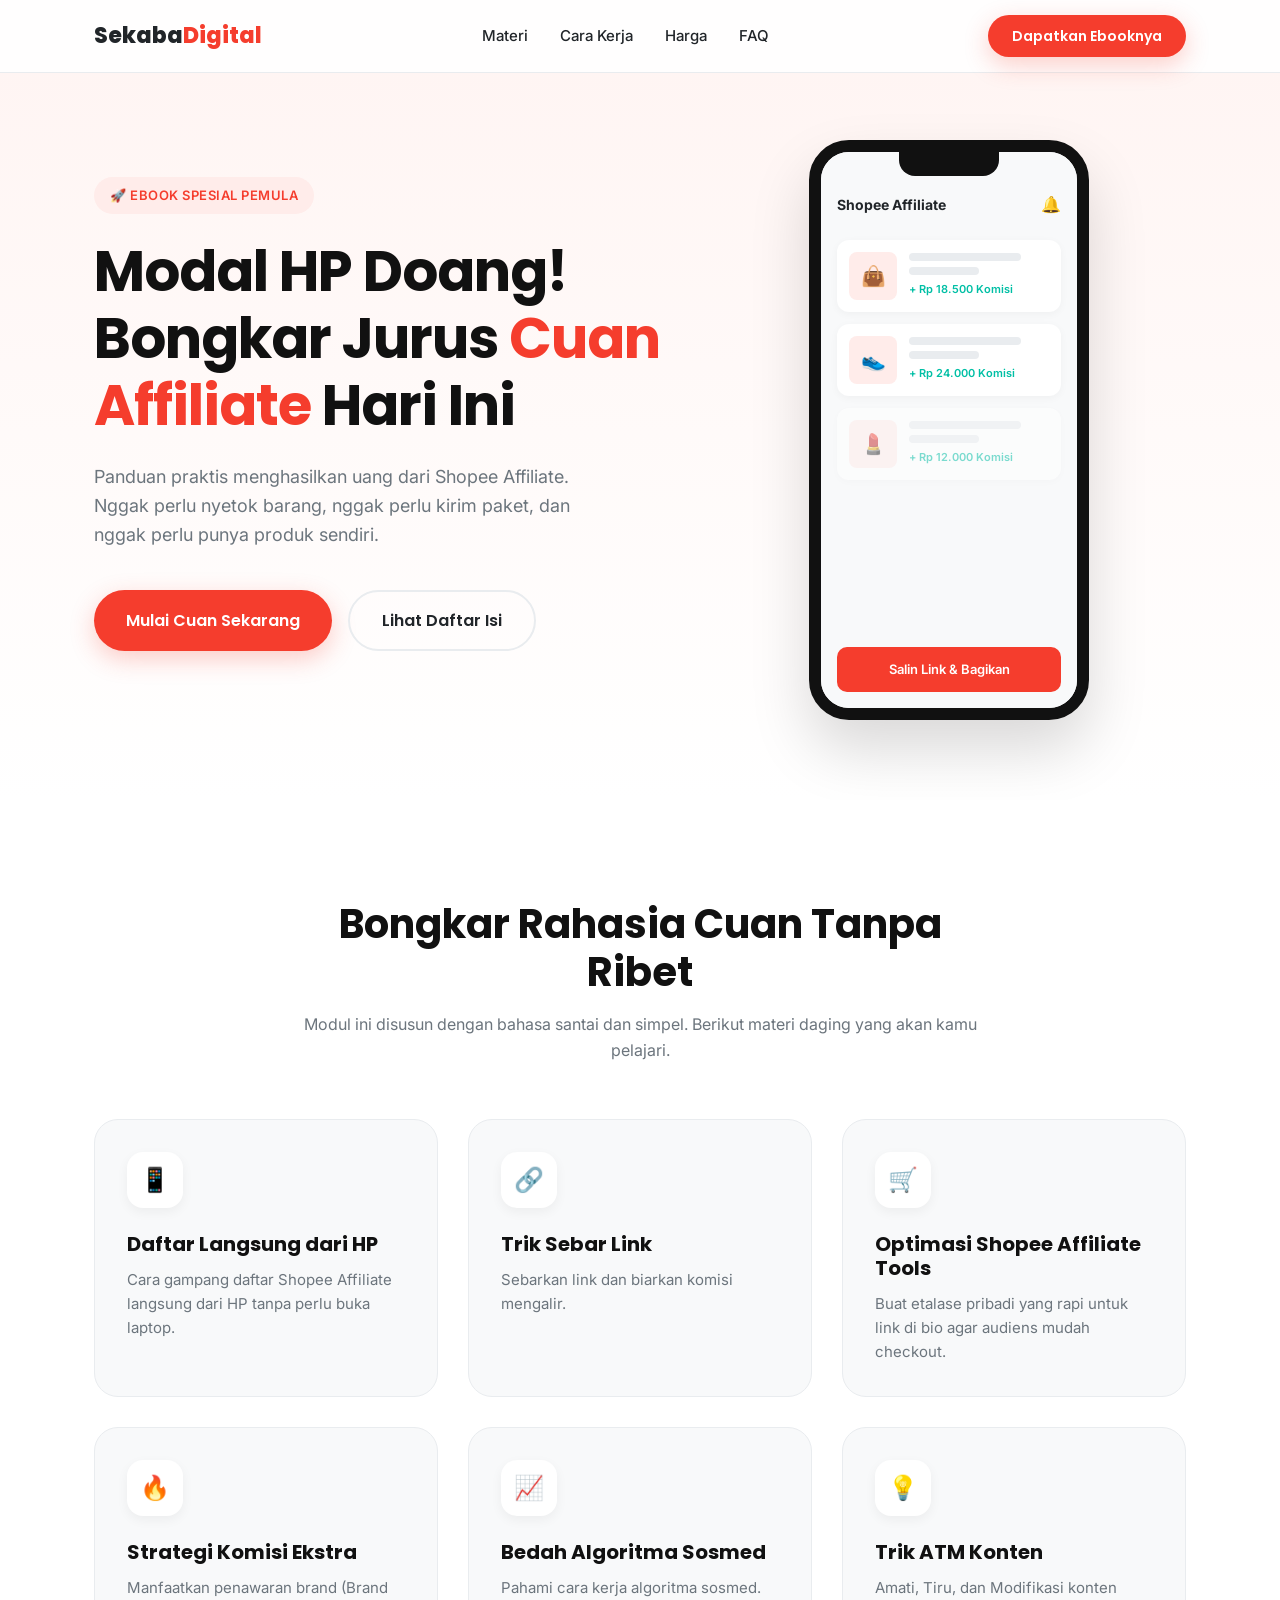
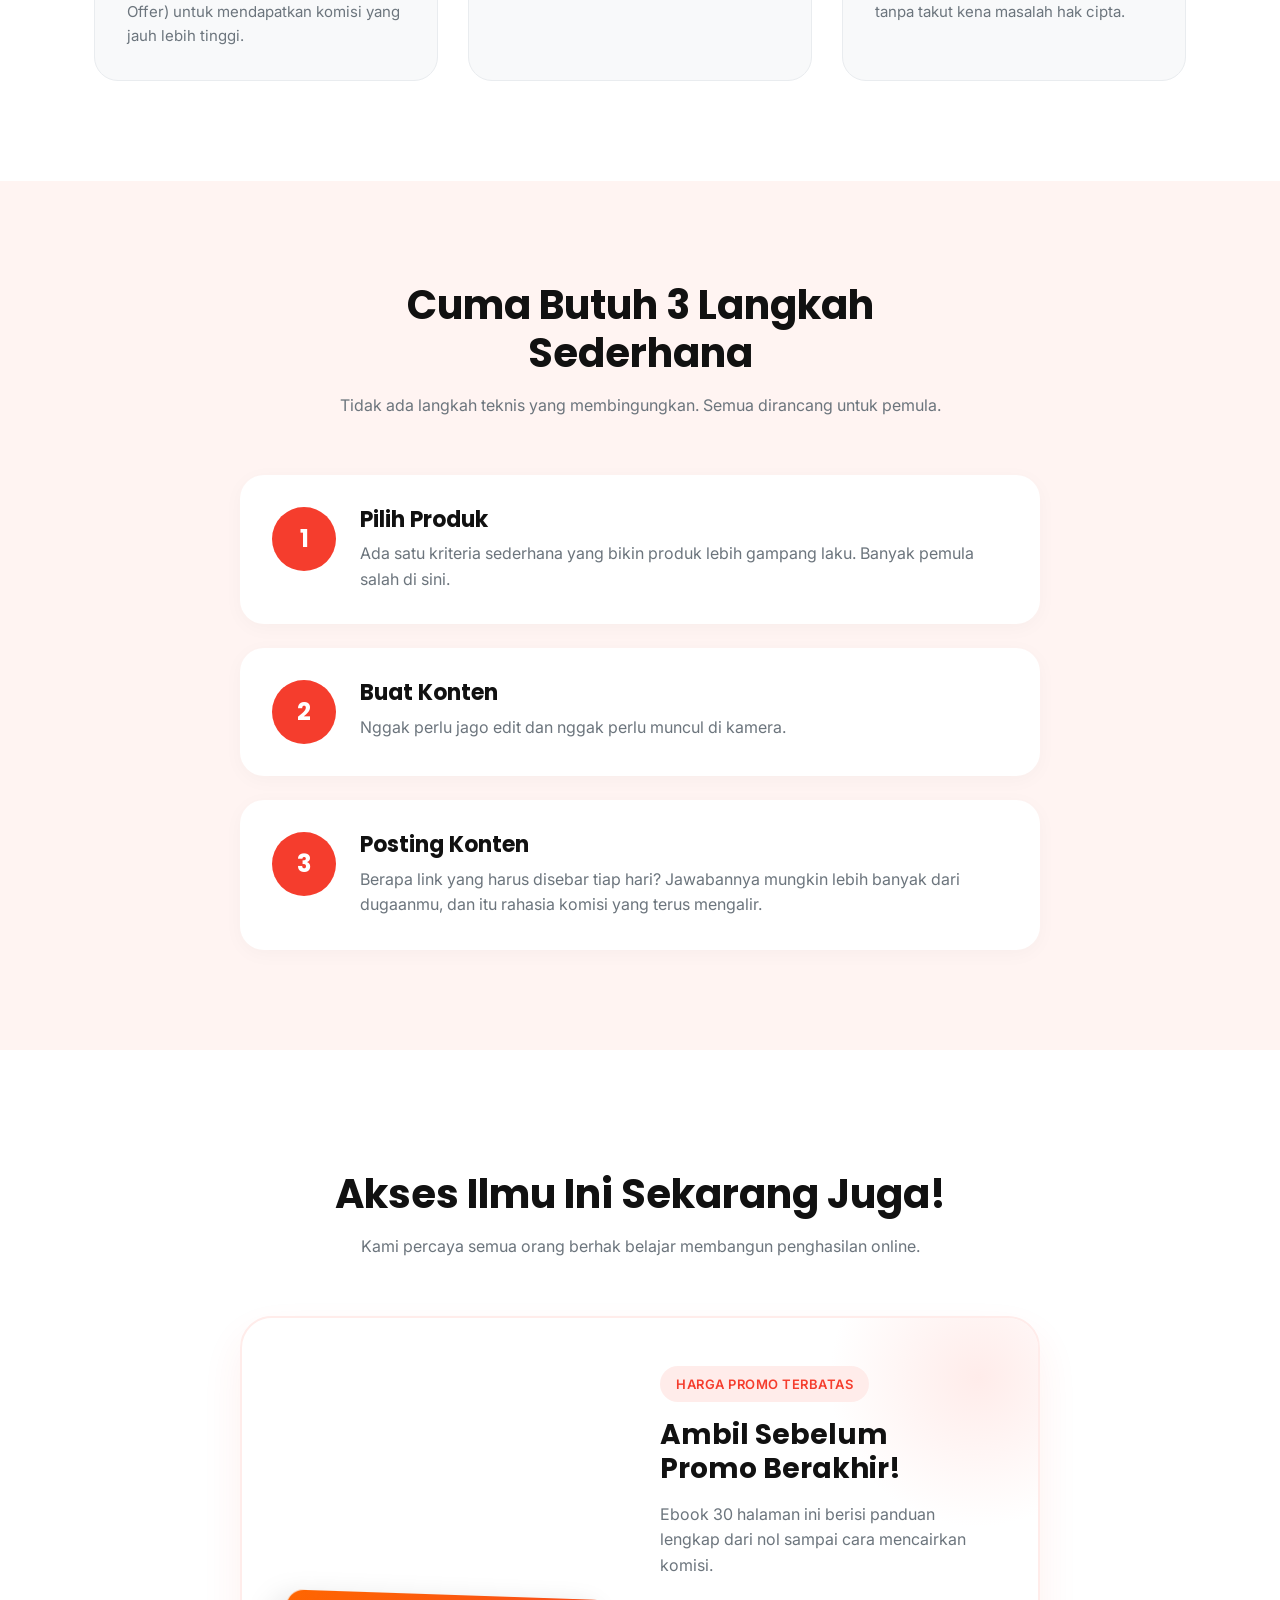
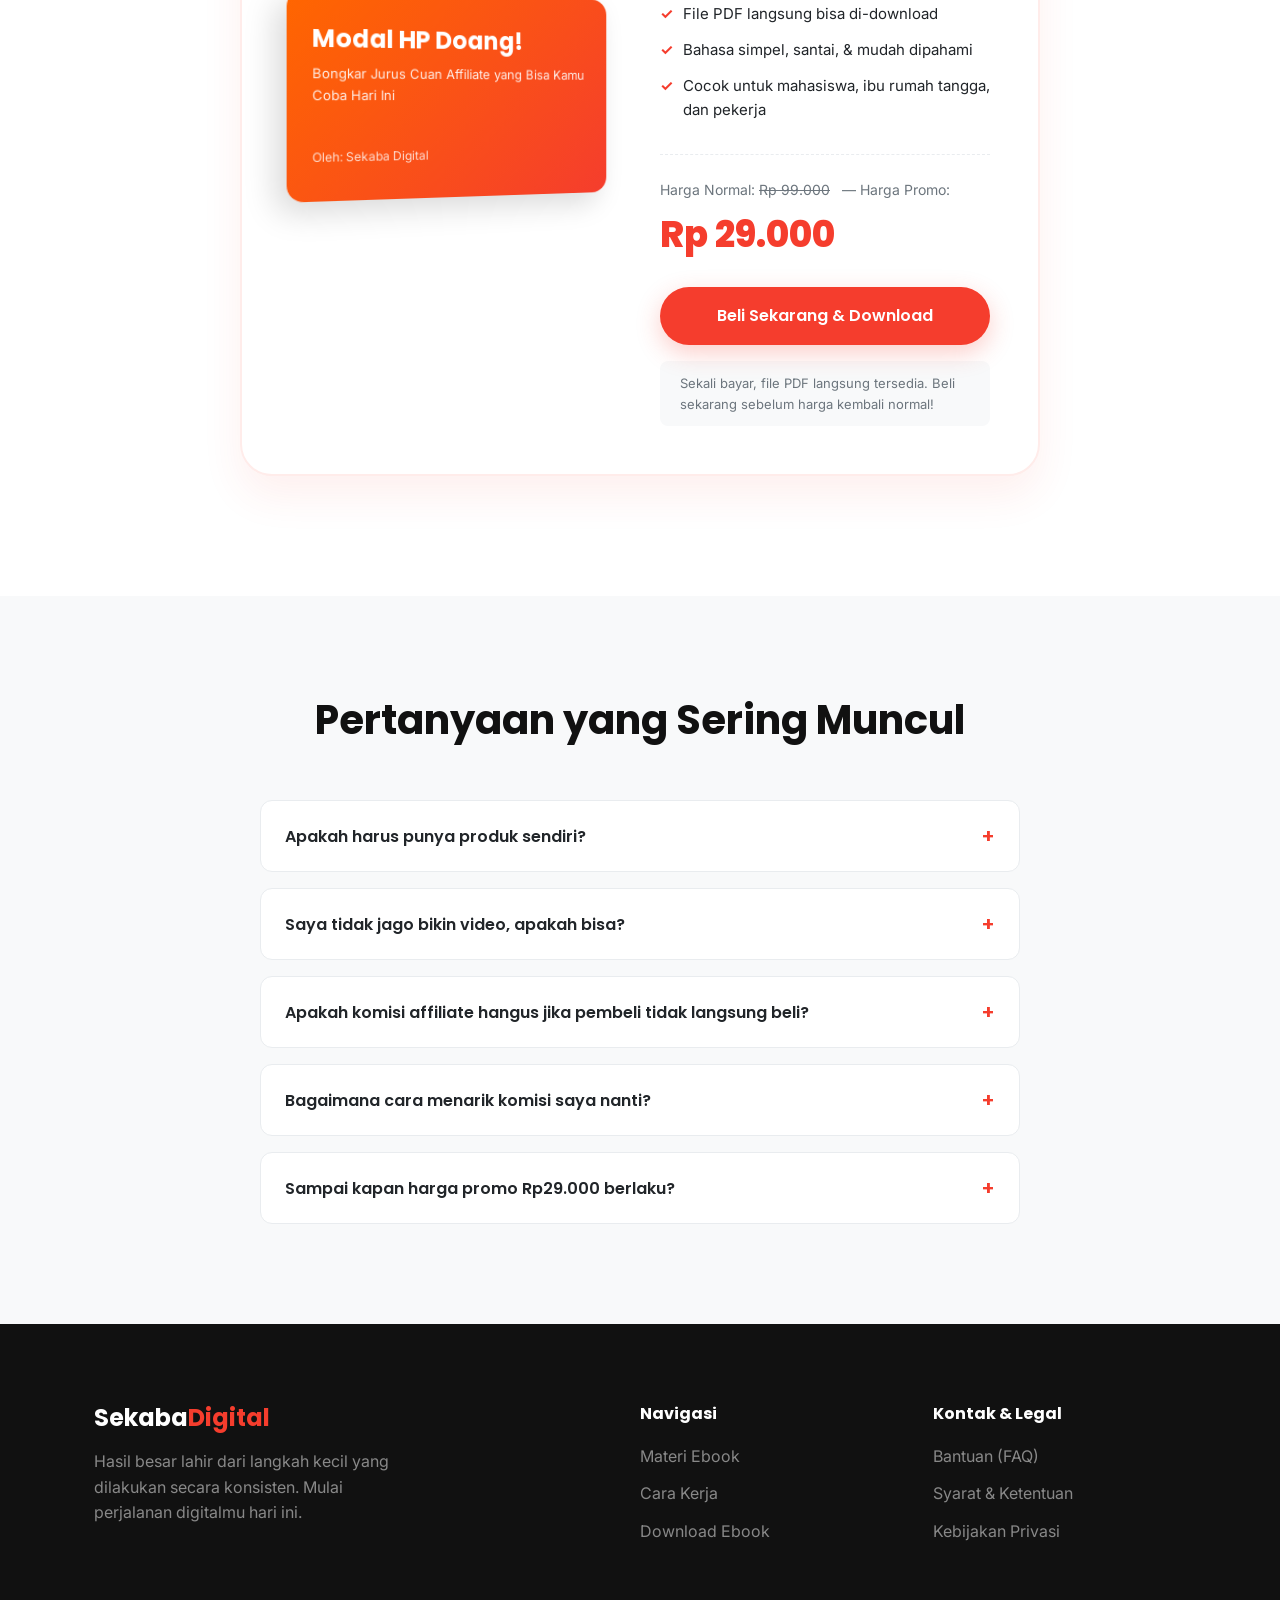
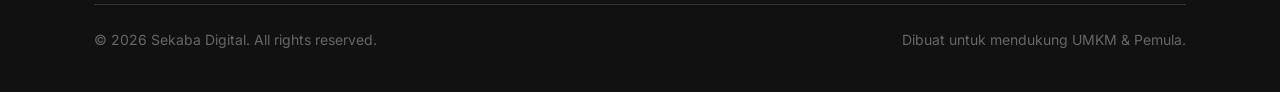
<file: cuandarihp.html>
<!DOCTYPE html>
<html lang="id">

<head>
  <meta charset="UTF-8">
  <meta name="viewport" content="width=device-width, initial-scale=1.0">
  <title>Modal HP Doang! - Jurus Cuan Affiliate</title>
  <link rel="icon" href="https://raw.githubusercontent.com/sekabadigital/sekabadigital/main/favicon.png"
    type="image/png">
  <link rel="preconnect" href="https://fonts.googleapis.com">
  <link rel="preconnect" href="https://fonts.gstatic.com" crossorigin>
  <link
    href="https://fonts.googleapis.com/css2?family=Inter:wght@400;500;600&family=Poppins:wght@500;600;700;800&display=swap"
    rel="stylesheet">
  <style>
    :root {
      --bg: #FFFFFF;
      --surface: #F8F9FA;
      --surface-alt: #FFF4F2;
      --text: #212529;
      --text-muted: #6C757D;
      --primary: #F53D2D;
      /* Shopee-style orange */
      --primary-hover: #D73222;
      --primary-light: #FFECEA;
      --accent: #FFB000;
      --green: #00BFA5;
      --border: #E9ECEF;
      --radius-lg: 24px;
      --radius-md: 16px;
      --radius-sm: 8px;
      --font-heading: 'Poppins', sans-serif;
      --font-body: 'Inter', sans-serif;
    }

    * {
      box-sizing: border-box;
      margin: 0;
      padding: 0;
    }

    html {
      scroll-behavior: smooth;
    }

    body {
      background: var(--bg);
      color: var(--text);
      font-family: var(--font-body);
      line-height: 1.6;
      -webkit-font-smoothing: antialiased;
      overflow-x: hidden;
    }

    img {
      max-width: 100%;
      display: block;
    }

    a {
      color: inherit;
      text-decoration: none;
    }

    ul {
      list-style: none;
    }

    button {
      font-family: inherit;
      cursor: pointer;
      border: none;
      background: none;
      color: inherit;
    }

    h1,
    h2,
    h3,
    h4 {
      font-family: var(--font-heading);
      line-height: 1.2;
      color: #111;
    }

    .wrap {
      max-width: 1140px;
      margin: 0 auto;
      padding: 0 24px;
    }

    /* Badges */
    .badge {
      display: inline-flex;
      align-items: center;
      gap: 8px;
      font-size: 13px;
      font-weight: 600;
      letter-spacing: 0.5px;
      color: var(--primary);
      background: var(--primary-light);
      padding: 8px 16px;
      border-radius: 100px;
      text-transform: uppercase;
    }

    /* Section Headings */
    .section-head {
      max-width: 680px;
      margin: 0 auto 56px;
      text-align: center;
    }

    .section-head h2 {
      font-size: clamp(28px, 4vw, 40px);
      margin-bottom: 16px;
    }

    .section-head p {
      color: var(--text-muted);
      font-size: 16px;
    }

    /* Buttons */
    .btn {
      display: inline-flex;
      align-items: center;
      justify-content: center;
      gap: 10px;
      font-family: var(--font-heading);
      font-weight: 600;
      font-size: 16px;
      padding: 16px 32px;
      border-radius: 100px;
      transition: all 0.3s ease;
      white-space: nowrap;
    }

    .btn-primary {
      background: var(--primary);
      color: #FFF;
      box-shadow: 0 8px 24px rgba(245, 61, 45, 0.25);
    }

    .btn-primary:hover {
      background: var(--primary-hover);
      transform: translateY(-2px);
      box-shadow: 0 12px 28px rgba(245, 61, 45, 0.35);
    }

    .btn-outline {
      background: transparent;
      color: var(--text);
      border: 2px solid var(--border);
    }

    .btn-outline:hover {
      border-color: var(--primary);
      color: var(--primary);
      background: var(--primary-light);
    }

    .btn-block {
      width: 100%;
    }

    /* Header */
    .header {
      position: fixed;
      top: 0;
      left: 0;
      right: 0;
      z-index: 100;
      background: rgba(255, 255, 255, 0.9);
      backdrop-filter: blur(10px);
      border-bottom: 1px solid var(--border);
      transition: all 0.3s ease;
    }

    .nav {
      display: flex;
      align-items: center;
      justify-content: space-between;
      height: 72px;
    }

    .logo {
      font-family: var(--font-heading);
      font-weight: 800;
      font-size: 22px;
      color: var(--text);
    }

    .logo span {
      color: var(--primary);
    }

    .nav-links {
      display: flex;
      gap: 32px;
      font-size: 15px;
      font-weight: 500;
    }

    .nav-links a:hover {
      color: var(--primary);
    }

    .nav-links .mobile-cta {
      display: none;
    }

    .nav-cta .btn {
      padding: 10px 24px;
      font-size: 14px;
    }

    .burger {
      display: none;
      flex-direction: column;
      justify-content: center;
      align-items: center;
      gap: 5px;
      width: 40px;
      height: 40px;
      border-radius: 8px;
      background: var(--surface);
      border: 1px solid var(--border);
      cursor: pointer;
      transition: all 0.3s ease;
      padding: 0;
    }

    .burger:hover {
      background: var(--primary-light);
      border-color: rgba(245, 61, 45, 0.3);
    }

    .burger span {
      display: block;
      width: 20px;
      height: 2px;
      background: var(--text);
      border-radius: 2px;
      transition: transform 0.3s cubic-bezier(0.4, 0, 0.2, 1), opacity 0.2s ease, background 0.3s ease;
      transform-origin: center;
    }

    .burger.active span:nth-child(1) {
      transform: translateY(7px) rotate(45deg);
      background: var(--primary);
    }

    .burger.active span:nth-child(2) {
      opacity: 0;
      transform: scaleX(0);
    }

    .burger.active span:nth-child(3) {
      transform: translateY(-7px) rotate(-45deg);
      background: var(--primary);
    }

    /* Hero Section */
    .hero {
      padding: 140px 0 80px;
      background: linear-gradient(180deg, var(--surface-alt) 0%, #FFFFFF 100%);
      overflow: hidden;
    }

    .hero .wrap {
      display: grid;
      grid-template-columns: 1.1fr 0.9fr;
      gap: 40px;
      align-items: center;
    }

    .hero h1 {
      font-size: clamp(36px, 5vw, 56px);
      margin: 24px 0;
      letter-spacing: -1px;
    }

    .hero h1 span {
      color: var(--primary);
    }

    .hero p.lead {
      font-size: 18px;
      color: var(--text-muted);
      margin-bottom: 40px;
      max-width: 500px;
    }

    .hero-buttons {
      display: flex;
      flex-wrap: wrap;
      gap: 16px;
      margin-bottom: 32px;
    }

    /* Mobile Phone Mockup */
    .phone-wrapper {
      display: flex;
      justify-content: center;
      position: relative;
    }

    .phone {
      width: 280px;
      height: 580px;
      background: #FFF;
      border: 12px solid #111;
      border-radius: 40px;
      box-shadow: 0 30px 60px rgba(0, 0, 0, 0.15);
      position: relative;
      overflow: hidden;
    }

    .phone-notch {
      position: absolute;
      top: 0;
      left: 50%;
      transform: translateX(-50%);
      width: 100px;
      height: 24px;
      background: #111;
      border-bottom-left-radius: 16px;
      border-bottom-right-radius: 16px;
      z-index: 10;
    }

    .phone-screen {
      padding: 40px 16px 16px;
      height: 100%;
      display: flex;
      flex-direction: column;
      gap: 12px;
      background: #F8F9FA;
    }

    .p-header {
      display: flex;
      justify-content: space-between;
      align-items: center;
      margin-bottom: 10px;
    }

    .p-header .p-title {
      font-weight: 700;
      font-size: 14px;
    }

    .p-card {
      background: #FFF;
      padding: 12px;
      border-radius: 12px;
      box-shadow: 0 2px 8px rgba(0, 0, 0, 0.04);
      display: flex;
      gap: 12px;
      align-items: center;
    }

    .p-img {
      width: 48px;
      height: 48px;
      background: var(--primary-light);
      border-radius: 8px;
      flex-shrink: 0;
      display: flex;
      align-items: center;
      justify-content: center;
      color: var(--primary);
      font-size: 20px;
    }

    .p-info {
      flex: 1;
    }

    .p-line {
      height: 8px;
      background: #E9ECEF;
      border-radius: 4px;
      margin-bottom: 6px;
    }

    .p-line.w-50 {
      width: 50%;
    }

    .p-line.w-80 {
      width: 80%;
    }

    .p-earn {
      color: var(--green);
      font-size: 11px;
      font-weight: 600;
    }

    .p-button {
      background: var(--primary);
      color: white;
      padding: 12px;
      border-radius: 10px;
      text-align: center;
      font-size: 13px;
      font-weight: 600;
      margin-top: auto;
    }

    /* Features */
    .features {
      padding: 100px 0;
      background: #FFF;
    }

    .grid-3 {
      display: grid;
      grid-template-columns: repeat(3, 1fr);
      gap: 30px;
    }

    .feature-card {
      padding: 32px;
      background: var(--surface);
      border-radius: var(--radius-lg);
      border: 1px solid var(--border);
      transition: all 0.3s ease;
    }

    .feature-card:hover {
      transform: translateY(-5px);
      border-color: var(--primary-light);
      background: #FFF;
      box-shadow: 0 10px 30px rgba(0, 0, 0, 0.05);
    }

    .f-icon {
      width: 56px;
      height: 56px;
      background: #FFF;
      border-radius: 16px;
      display: flex;
      align-items: center;
      justify-content: center;
      font-size: 24px;
      margin-bottom: 24px;
      box-shadow: 0 4px 12px rgba(0, 0, 0, 0.05);
    }

    .feature-card h3 {
      font-size: 20px;
      margin-bottom: 12px;
    }

    .feature-card p {
      color: var(--text-muted);
      font-size: 15px;
    }

    /* Steps Section */
    .steps {
      padding: 100px 0;
      background: var(--surface-alt);
    }

    .step-list {
      display: flex;
      flex-direction: column;
      gap: 24px;
      max-width: 800px;
      margin: 0 auto;
    }

    .step-item {
      display: flex;
      gap: 24px;
      align-items: flex-start;
      background: #FFF;
      padding: 32px;
      border-radius: var(--radius-lg);
      box-shadow: 0 4px 20px rgba(0, 0, 0, 0.03);
    }

    .step-num {
      width: 64px;
      height: 64px;
      flex-shrink: 0;
      background: var(--primary);
      color: #FFF;
      border-radius: 50%;
      display: flex;
      align-items: center;
      justify-content: center;
      font-family: var(--font-heading);
      font-size: 24px;
      font-weight: 700;
    }

    .step-content h3 {
      font-size: 22px;
      margin-bottom: 8px;
    }

    .step-content p {
      color: var(--text-muted);
    }

    /* Pricing */
    .pricing {
      padding: 120px 0;
      background: #FFF;
    }

    .pricing-box {
      max-width: 800px;
      margin: 0 auto;
      background: #FFF;
      border: 2px solid var(--primary-light);
      border-radius: 32px;
      padding: 48px;
      box-shadow: 0 20px 40px rgba(245, 61, 45, 0.08);
      position: relative;
      overflow: hidden;
    }

    .pricing-box::before {
      content: "";
      position: absolute;
      top: 0;
      right: 0;
      width: 300px;
      height: 300px;
      background: radial-gradient(circle, var(--primary-light) 0%, transparent 70%);
      transform: translate(30%, -30%);
      pointer-events: none;
    }

    .p-layout {
      display: grid;
      grid-template-columns: 1fr 1fr;
      gap: 40px;
      align-items: center;
      position: relative;
      z-index: 1;
    }

    .book-cover {
      background: linear-gradient(135deg, #FF6600, var(--primary));
      padding: 32px 24px;
      border-radius: 16px;
      color: #FFF;
      box-shadow: -10px 10px 30px rgba(0, 0, 0, 0.15);
      transform: perspective(800px) rotateY(15deg);
      transition: transform 0.5s ease;
    }

    .book-cover:hover {
      transform: perspective(800px) rotateY(0deg);
    }

    .book-cover h4 {
      font-size: 24px;
      color: #FFF;
      margin-bottom: 8px;
    }

    .book-cover p {
      font-size: 13px;
      opacity: 0.9;
    }

    .p-details h3 {
      font-size: 28px;
      margin-bottom: 16px;
    }

    .p-details p {
      color: var(--text-muted);
      margin-bottom: 24px;
    }

    .checklist {
      display: flex;
      flex-direction: column;
      gap: 12px;
      margin-bottom: 32px;
    }

    .check-item {
      display: flex;
      gap: 10px;
      align-items: flex-start;
      font-size: 15px;
      color: var(--text);
    }

    .check-item span {
      color: var(--primary);
      font-weight: bold;
    }

    .price-tag {
      margin-bottom: 24px;
      padding-top: 24px;
      border-top: 1px dashed var(--border);
    }

    .price-tag .label {
      font-size: 14px;
      color: var(--text-muted);
      margin-bottom: 4px;
    }

    .price-tag .strike {
      text-decoration: line-through;
      color: var(--text-muted);
      margin-right: 8px;
    }

    .price-tag .amount {
      font-family: var(--font-heading);
      font-size: 36px;
      font-weight: 800;
      color: var(--primary);
    }

    .trust-note {
      display: flex;
      gap: 8px;
      align-items: center;
      font-size: 13px;
      color: var(--text-muted);
      margin-top: 16px;
      background: var(--surface);
      padding: 12px;
      border-radius: 8px;
    }

    /* FAQ */
    .faq {
      padding: 100px 0;
      background: var(--surface);
    }

    .faq-container {
      max-width: 760px;
      margin: 0 auto;
      display: flex;
      flex-direction: column;
      gap: 16px;
    }

    .faq-item {
      background: #FFF;
      border-radius: 12px;
      border: 1px solid var(--border);
      overflow: hidden;
    }

    .faq-q {
      width: 100%;
      display: flex;
      justify-content: space-between;
      align-items: center;
      padding: 20px 24px;
      font-family: var(--font-heading);
      font-size: 16px;
      font-weight: 600;
      text-align: left;
      color: var(--text);
    }

    .faq-icon {
      font-size: 20px;
      color: var(--primary);
      transition: transform 0.3s ease;
    }

    .faq-item.active .faq-icon {
      transform: rotate(45deg);
    }

    .faq-a {
      max-height: 0;
      padding: 0 24px;
      color: var(--text-muted);
      font-size: 15px;
      transition: all 0.3s ease;
    }

    .faq-item.active .faq-a {
      max-height: 300px;
      padding: 0 24px 20px;
    }

    /* Footer */
    .footer {
      background: #111;
      color: #FFF;
      padding: 80px 0 40px;
    }

    .footer-grid {
      display: grid;
      grid-template-columns: 2fr 1fr 1fr;
      gap: 40px;
      margin-bottom: 60px;
    }

    .f-brand h2 {
      color: #FFF;
      margin-bottom: 16px;
    }

    .f-brand span {
      color: var(--primary);
    }

    .f-brand p {
      color: #888;
      max-width: 300px;
    }

    .f-links h4 {
      color: #FFF;
      margin-bottom: 20px;
      font-size: 16px;
    }

    .f-links ul {
      display: flex;
      flex-direction: column;
      gap: 12px;
    }

    .f-links a {
      color: #888;
      transition: color 0.2s;
    }

    .f-links a:hover {
      color: var(--primary);
    }

    .f-bottom {
      border-top: 1px solid #333;
      padding-top: 24px;
      display: flex;
      justify-content: space-between;
      color: #666;
      font-size: 14px;
    }

    /* Animations */
    .fade-up {
      opacity: 0;
      transform: translateY(30px);
      transition: all 0.8s cubic-bezier(0.16, 1, 0.3, 1);
    }

    .fade-up.visible {
      opacity: 1;
      transform: translateY(0);
    }

    /* Responsive */
    @media (max-width: 992px) {
      .hero .wrap {
        grid-template-columns: 1fr;
        text-align: center;
      }

      .hero p.lead {
        margin: 0 auto 32px;
      }

      .hero-buttons {
        justify-content: center;
      }

      .phone-wrapper {
        display: none;
        /* Hide phone on small screens for simplicity */
      }

      .p-layout {
        grid-template-columns: 1fr;
      }

      .book-cover {
        max-width: 300px;
        margin: 0 auto;
        transform: none;
      }
    }

    @media (max-width: 768px) {

      .nav-links {
        position: absolute;
        top: 100%;
        left: 0;
        width: 100%;
        background: rgba(255, 255, 255, 0.98);
        backdrop-filter: blur(12px);
        -webkit-backdrop-filter: blur(12px);
        border-bottom: 1px solid var(--border);
        box-shadow: 0 15px 30px rgba(0, 0, 0, 0.08);
        flex-direction: column;
        gap: 8px;
        padding: 0 24px;
        max-height: 0;
        opacity: 0;
        overflow: hidden;
        visibility: hidden;
        pointer-events: none;
        transition: max-height 0.35s cubic-bezier(0.4, 0, 0.2, 1),
                    opacity 0.25s ease,
                    padding 0.35s ease,
                    visibility 0.35s ease;
      }

      .nav-links.active {
        max-height: 380px;
        opacity: 1;
        visibility: visible;
        pointer-events: auto;
        padding: 16px 24px 20px;
      }

      .nav-links a {
        display: flex;
        align-items: center;
        justify-content: space-between;
        padding: 12px 16px;
        border-radius: 10px;
        font-size: 15px;
        font-weight: 600;
        color: var(--text);
        background: var(--surface);
        border: 1px solid var(--border);
        transition: all 0.25s ease;
      }

      .nav-links a::after {
        content: '→';
        font-size: 15px;
        color: var(--text-muted);
        transition: transform 0.25s ease, color 0.25s ease;
      }

      .nav-links a:hover,
      .nav-links a:active {
        background: var(--primary-light);
        border-color: rgba(245, 61, 45, 0.3);
        color: var(--primary);
        padding-left: 20px;
      }

      .nav-links a:hover::after,
      .nav-links a:active::after {
        color: var(--primary);
        transform: translateX(4px);
      }

      .nav-links .mobile-cta {
        display: flex;
        align-items: center;
        justify-content: center;
        margin-top: 4px;
        padding: 12px 20px;
        background: var(--primary);
        color: #fff;
        border-radius: 100px;
        font-weight: 600;
        border: none;
      }

      .nav-links .mobile-cta::after {
        display: none;
      }

      .nav-links .mobile-cta:hover {
        background: var(--primary-hover);
        color: #fff;
        padding-left: 20px;
      }

      .nav-cta .btn {
        display: none;
      }

      .burger {
        display: flex;
      }

      .grid-3 {
        grid-template-columns: 1fr;
      }

      .footer-grid {
        grid-template-columns: 1fr;
      }

      .pricing-box {
        padding: 32px 24px;
      }

      .f-bottom {
        flex-direction: column;
        gap: 16px;
        text-align: center;
      }
    }
  </style>
</head>

<body>

  <header class="header" id="header">
    <div class="wrap nav">
      <a href="https://www.sekabadigital.web.id/" class="logo">Sekaba<span>Digital</span></a>
      <div class="nav-links">
        <a href="#fitur">Materi</a>
        <a href="#cara-kerja">Cara Kerja</a>
        <a href="#harga">Harga</a>
        <a href="#faq">FAQ</a>
        <a href="#harga" class="mobile-cta">Dapatkan Ebooknya (Rp 29.000)</a>
      </div>
      <div class="nav-cta">
        <a href="#harga" class="btn btn-primary">Dapatkan Ebooknya</a>
        <button class="burger" aria-label="Buka Menu" aria-expanded="false" type="button"><span></span><span></span><span></span></button>
      </div>
    </div>
  </header>

  <section class="hero">
    <div class="wrap">
      <div class="fade-up">
        <div class="badge">🚀 Ebook Spesial Pemula</div>
        <h1>Modal HP Doang! Bongkar Jurus <span>Cuan Affiliate</span> Hari Ini</h1>
        <p class="lead">Panduan praktis menghasilkan uang dari Shopee Affiliate. Nggak perlu nyetok barang, nggak perlu
          kirim paket, dan nggak perlu punya produk sendiri.</p>
        <div class="hero-buttons">
          <a href="#harga" class="btn btn-primary">Mulai Cuan Sekarang</a>
          <a href="#fitur" class="btn btn-outline">Lihat Daftar Isi</a>
        </div>
      </div>
      <div class="phone-wrapper fade-up" style="transition-delay: 0.2s;">
        <div class="phone">
          <div class="phone-notch"></div>
          <div class="phone-screen">
            <div class="p-header"><span class="p-title">Shopee Affiliate</span> <span>🔔</span></div>
            <div class="p-card">
              <div class="p-img">👜</div>
              <div class="p-info">
                <div class="p-line w-80"></div>
                <div class="p-line w-50"></div>
                <div class="p-earn">+ Rp 18.500 Komisi</div>
              </div>
            </div>
            <div class="p-card">
              <div class="p-img">👟</div>
              <div class="p-info">
                <div class="p-line w-80"></div>
                <div class="p-line w-50"></div>
                <div class="p-earn">+ Rp 24.000 Komisi</div>
              </div>
            </div>
            <div class="p-card" style="opacity: 0.5;">
              <div class="p-img">💄</div>
              <div class="p-info">
                <div class="p-line w-80"></div>
                <div class="p-line w-50"></div>
                <div class="p-earn">+ Rp 12.000 Komisi</div>
              </div>
            </div>
            <div class="p-button">Salin Link & Bagikan</div>
          </div>
        </div>
      </div>
    </div>
  </section>

  <section class="features" id="fitur">
    <div class="wrap">
      <div class="section-head fade-up">
        <h2>Bongkar Rahasia Cuan Tanpa Ribet</h2>
        <p>Modul ini disusun dengan bahasa santai dan simpel. Berikut materi daging yang akan kamu pelajari.</p>
      </div>
      <div class="grid-3">
        <div class="feature-card fade-up">
          <div class="f-icon">📱</div>
          <h3>Daftar Langsung dari HP</h3>
          <p>Cara gampang daftar Shopee Affiliate langsung dari HP tanpa perlu buka laptop.</p>
        </div>
        <div class="feature-card fade-up" style="transition-delay: 0.1s;">
          <div class="f-icon">🔗</div>
          <h3>Trik Sebar Link</h3>
          <p>Sebarkan link dan biarkan komisi mengalir.</p>
        </div>
        <div class="feature-card fade-up" style="transition-delay: 0.2s;">
          <div class="f-icon">🛒</div>
          <h3>Optimasi Shopee Affiliate Tools</h3>
          <p>Buat etalase pribadi yang rapi untuk link di bio agar audiens mudah checkout.</p>
        </div>
        <div class="feature-card fade-up">
          <div class="f-icon">🔥</div>
          <h3>Strategi Komisi Ekstra</h3>
          <p>Manfaatkan penawaran brand (Brand Offer) untuk mendapatkan komisi yang jauh lebih tinggi.</p>
        </div>
        <div class="feature-card fade-up" style="transition-delay: 0.1s;">
          <div class="f-icon">📈</div>
          <h3>Bedah Algoritma Sosmed</h3>
          <p>Pahami cara kerja algoritma sosmed.</p>
        </div>
        <div class="feature-card fade-up" style="transition-delay: 0.2s;">
          <div class="f-icon">💡</div>
          <h3>Trik ATM Konten</h3>
          <p>Amati, Tiru, dan Modifikasi konten tanpa takut kena masalah hak cipta.</p>
        </div>
      </div>
    </div>
  </section>

  <section class="steps" id="cara-kerja">
    <div class="wrap">
      <div class="section-head fade-up">
        <h2>Cuma Butuh 3 Langkah Sederhana</h2>
        <p>Tidak ada langkah teknis yang membingungkan. Semua dirancang untuk pemula.</p>
      </div>
      <div class="step-list">
        <div class="step-item fade-up">
          <div class="step-num">1</div>
          <div class="step-content">
            <h3>Pilih Produk</h3>
            <p>Ada satu kriteria sederhana yang bikin produk lebih gampang laku. Banyak pemula salah di sini.</p>
          </div>
        </div>
        <div class="step-item fade-up">
          <div class="step-num">2</div>
          <div class="step-content">
            <h3>Buat Konten</h3>
            <p>Nggak perlu jago edit dan nggak perlu muncul di kamera.
            </p>
          </div>
        </div>
        <div class="step-item fade-up">
          <div class="step-num">3</div>
          <div class="step-content">
            <h3>Posting Konten</h3>
            <p>Berapa link yang harus disebar tiap hari? Jawabannya mungkin lebih banyak dari dugaanmu, dan itu rahasia
              komisi yang terus mengalir.</p>
          </div>
        </div>
      </div>
    </div>
  </section>

  <section class="pricing" id="harga">
    <div class="wrap">
      <div class="section-head fade-up">
        <h2>Akses Ilmu Ini Sekarang Juga!</h2>
        <p>Kami percaya semua orang berhak belajar membangun penghasilan online.</p>
      </div>
      <div class="pricing-box fade-up">
        <div class="p-layout">
          <div class="book-cover">
            <h4>Modal HP Doang!</h4>
            <p>Bongkar Jurus Cuan Affiliate yang Bisa Kamu Coba Hari Ini</p>
            <div style="margin-top: 40px; font-size: 12px; opacity: 0.8;">Oleh: Sekaba Digital</div>
          </div>
          <div class="p-details">
            <div class="badge" style="margin-bottom: 16px;">Harga Promo Terbatas</div>
            <h3>Ambil Sebelum Promo Berakhir!</h3>
            <p>Ebook 30 halaman ini berisi panduan lengkap dari nol sampai cara mencairkan komisi.</p>

            <div class="checklist">
              <div class="check-item"><span>✓</span> File PDF langsung bisa di-download</div>
              <div class="check-item"><span>✓</span> Bahasa simpel, santai, & mudah dipahami</div>
              <div class="check-item"><span>✓</span> Cocok untuk mahasiswa, ibu rumah tangga, dan pekerja</div>
            </div>

            <div class="price-tag">
              <div class="label">Harga Normal: <span class="strike">Rp 99.000</span> — Harga Promo:</div>
              <div class="amount">Rp 29.000</div>
            </div>

            <a href="http://lynk.id/sekabadigital/6kp68p6jv88n/checkout" class="btn btn-primary btn-block"
              target="_blank">Beli Sekarang & Download</a>

            <div class="trust-note">
              <span></span> Sekali bayar, file PDF langsung tersedia. Beli sekarang sebelum harga kembali normal!
            </div>
          </div>
        </div>
      </div>
    </div>
  </section>

  <section class="faq" id="faq">
    <div class="wrap">
      <div class="section-head fade-up">
        <h2>Pertanyaan yang Sering Muncul</h2>
      </div>
      <div class="faq-container">
        <div class="faq-item fade-up">
          <button class="faq-q">Apakah harus punya produk sendiri? <span class="faq-icon">+</span></button>
          <div class="faq-a">Sama sekali tidak. Menjadi affiliate berarti kamu mempromosikan produk milik orang lain.
            Kamu tidak perlu menyetok barang atau mengurus pengiriman paket.</div>
        </div>
        <div class="faq-item fade-up">
          <button class="faq-q">Saya tidak jago bikin video, apakah bisa? <span class="faq-icon">+</span></button>
          <div class="faq-a">Sangat bisa! Ebook ini mengajarkan prinsip ATM (Amati, Tiru, Modifikasi), asalkan bukan
            menjiplak milik kreator lain.</div>
        </div>
        <div class="faq-item fade-up">
          <button class="faq-q">Apakah komisi affiliate hangus jika pembeli tidak langsung beli? <span
              class="faq-icon">+</span></button>
          <div class="faq-a">Tidak. Link affiliate Shopee memiliki sistem "cookie" yang berlaku selama 7 hari di
            perangkat pembeli. Selama transaksi dilakukan dalam kurun waktu tersebut, kamu tetap mendapat komisi.</div>
        </div>
        <div class="faq-item fade-up">
          <button class="faq-q">Bagaimana cara menarik komisi saya nanti? <span class="faq-icon">+</span></button>
          <div class="faq-a">Komisi bisa langsung dicairkan ke rekeningmu. Kamu hanya perlu melengkapi data di aplikasi
            Shopee, seperti foto buku tabungan, KTP, dan NPWP.</div>
        </div>
        <div class="faq-item fade-up">
          <button class="faq-q">Sampai kapan harga promo Rp29.000 berlaku? <span class="faq-icon">+</span></button>
          <div class="faq-a">Harga promo Rp29.000 berlaku untuk waktu terbatas. Setelah promo berakhir, harga ebook
            kembali ke harga normal Rp99.000. Jadi kalau memang berniat belajar, lebih hemat ambil sekarang.</div>
        </div>
      </div>
    </div>
  </section>

  <footer class="footer">
    <div class="wrap">
      <div class="footer-grid">
        <div class="f-brand">
          <h2><a href="https://www.sekabadigital.web.id/">Sekaba<span>Digital</span></a></h2>
          <p>Hasil besar lahir dari langkah kecil yang dilakukan secara konsisten. Mulai perjalanan digitalmu hari ini.
          </p>
        </div>
        <div class="f-links">
          <h4>Navigasi</h4>
          <ul>
            <li><a href="#fitur">Materi Ebook</a></li>
            <li><a href="#cara-kerja">Cara Kerja</a></li>
            <li><a href="#harga">Download Ebook</a></li>
          </ul>
        </div>
        <div class="f-links">
          <h4>Kontak & Legal</h4>
          <ul>
            <li><a href="#">Bantuan (FAQ)</a></li>
            <li><a href="#">Syarat & Ketentuan</a></li>
            <li><a href="#">Kebijakan Privasi</a></li>
          </ul>
        </div>
      </div>
      <div class="f-bottom">
        <div>© 2026 Sekaba Digital. All rights reserved.</div>
        <div>Dibuat untuk mendukung UMKM & Pemula.</div>
      </div>
    </div>
  </footer>

  <script>
    // Mobile Navigation Dropdown
    const burger = document.querySelector('.burger');
    const navLinks = document.querySelector('.nav-links');

    if (burger && navLinks) {
      burger.addEventListener('click', (e) => {
        e.stopPropagation();
        const isOpen = navLinks.classList.toggle('active');
        burger.classList.toggle('active', isOpen);
        burger.setAttribute('aria-expanded', isOpen);
      });

      navLinks.querySelectorAll('a').forEach(link => {
        link.addEventListener('click', () => {
          navLinks.classList.remove('active');
          burger.classList.remove('active');
          burger.setAttribute('aria-expanded', 'false');
        });
      });

      document.addEventListener('click', (e) => {
        if (!burger.contains(e.target) && !navLinks.contains(e.target)) {
          navLinks.classList.remove('active');
          burger.classList.remove('active');
          burger.setAttribute('aria-expanded', 'false');
        }
      });
    }

    // Header scroll effect
    const header = document.getElementById('header');
    window.addEventListener('scroll', () => {
      if (window.scrollY > 20) {
        header.style.boxShadow = '0 4px 20px rgba(0,0,0,0.05)';
      } else {
        header.style.boxShadow = 'none';
      }
    });

    // FAQ Accordion
    const faqItems = document.querySelectorAll('.faq-item');
    faqItems.forEach(item => {
      const btn = item.querySelector('.faq-q');
      btn.addEventListener('click', () => {
        const isActive = item.classList.contains('active');
        faqItems.forEach(el => el.classList.remove('active'));
        if (!isActive) item.classList.add('active');
      });
    });

    // Intersection Observer for scroll animations (fade-up)
    const fadeElements = document.querySelectorAll('.fade-up');
    const observer = new IntersectionObserver((entries) => {
      entries.forEach(entry => {
        if (entry.isIntersecting) {
          entry.target.classList.add('visible');
          observer.unobserve(entry.target);
        }
      });
    }, { threshold: 0.1 });

    fadeElements.forEach(el => observer.observe(el));
  </script>

</body>

</html>
</file>
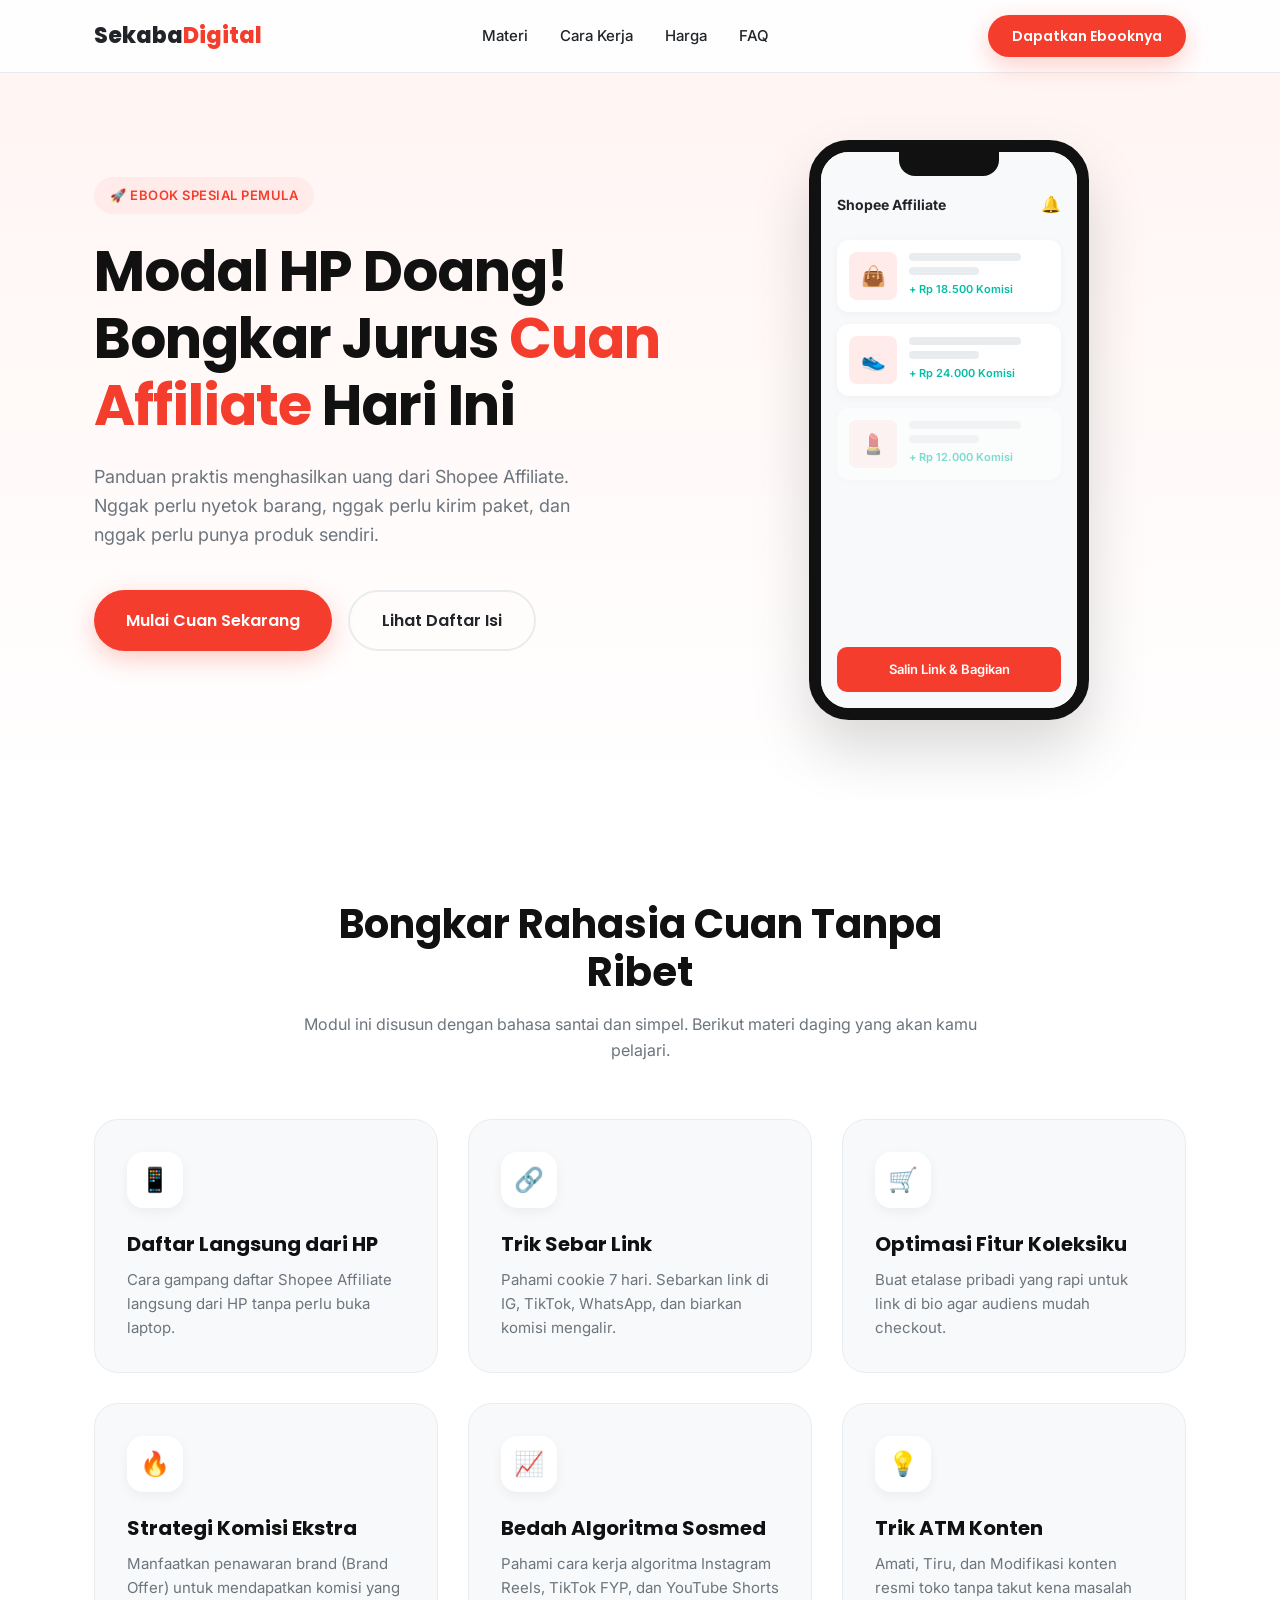
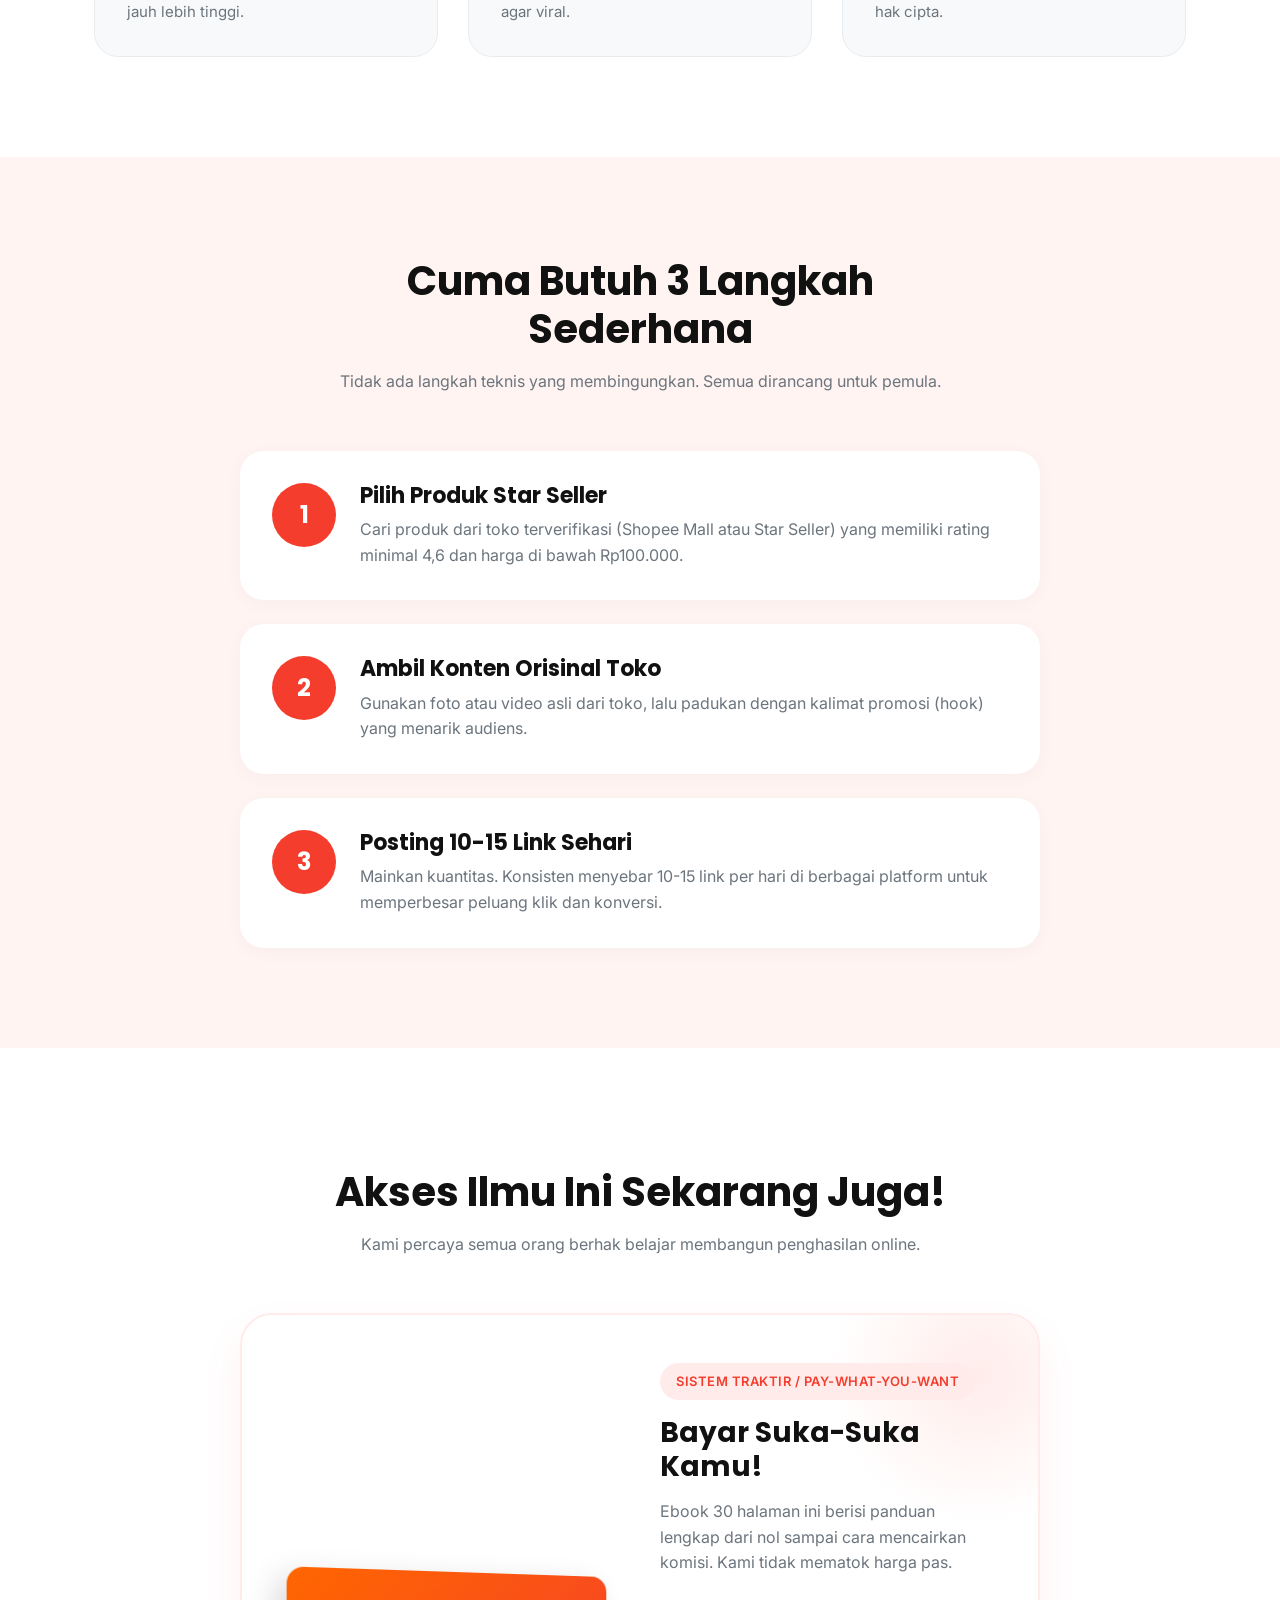
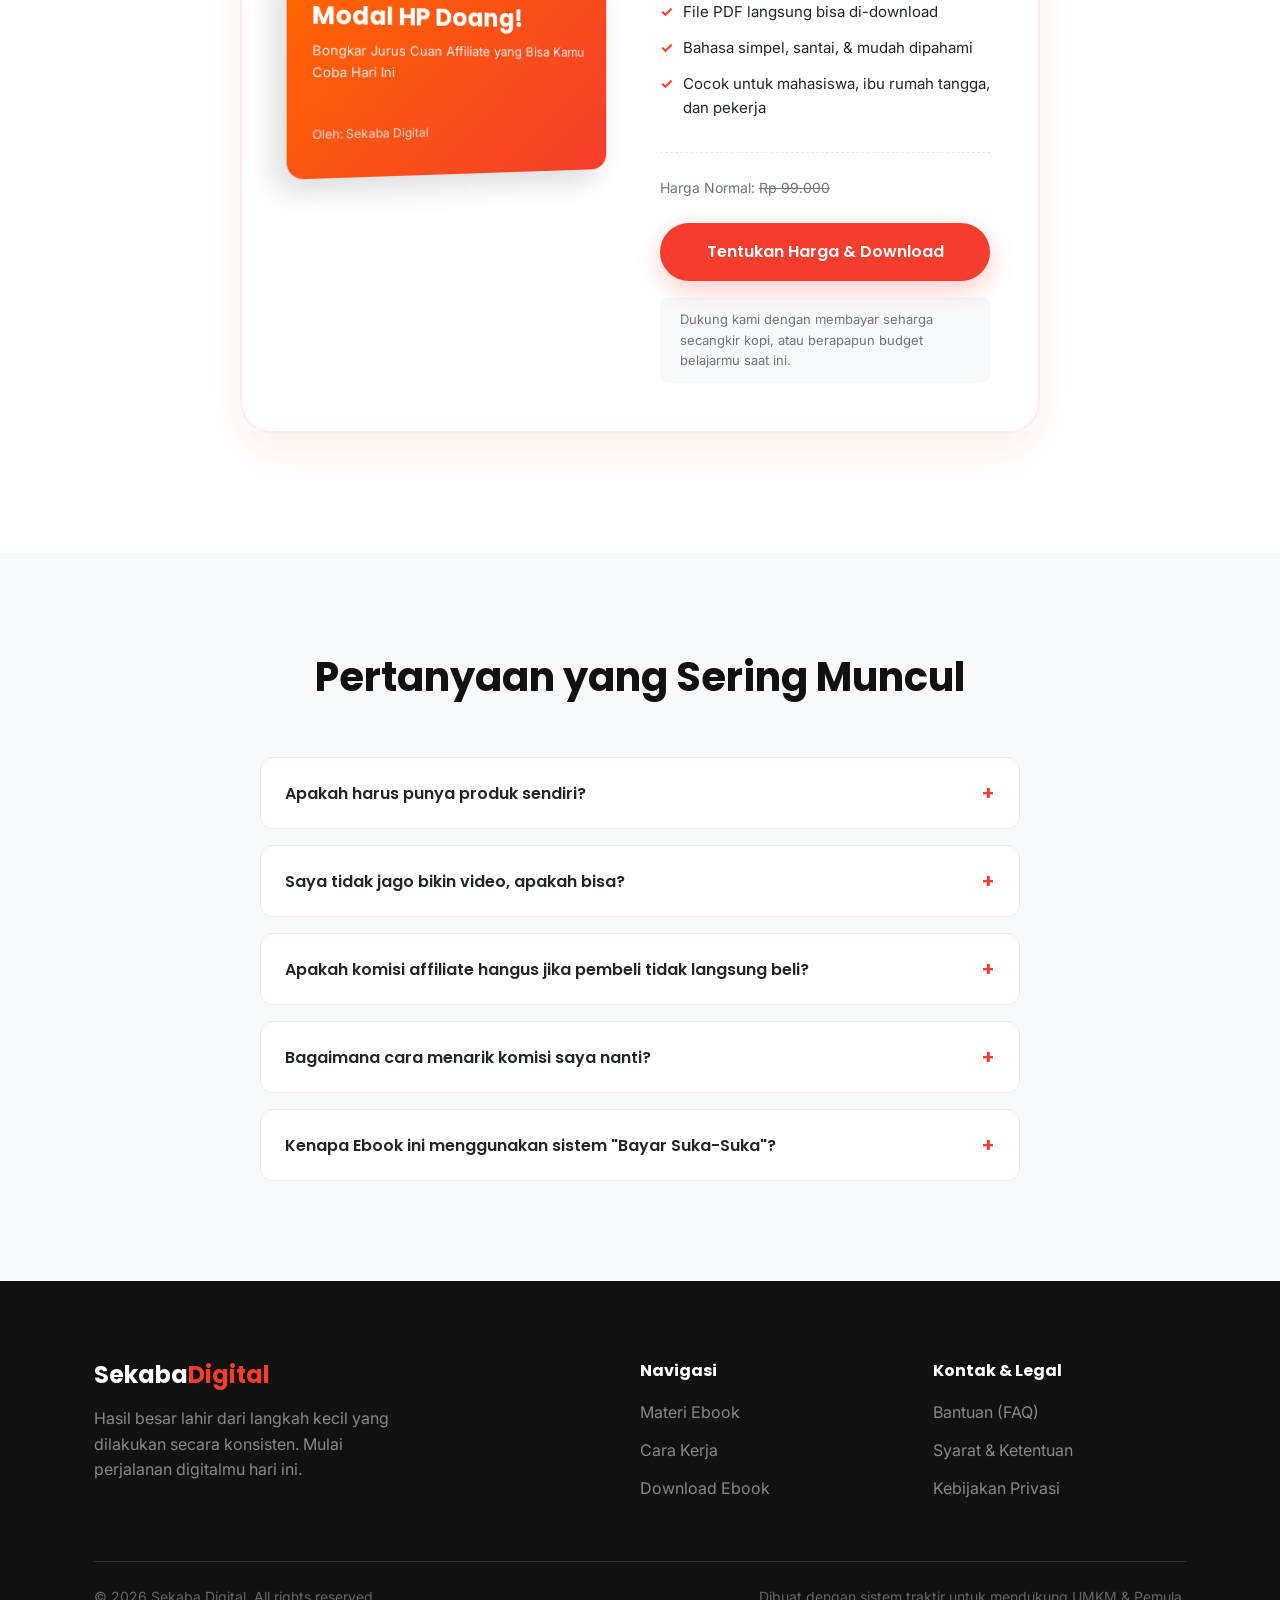
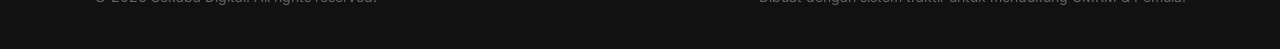
<file: index2.html>
<!DOCTYPE html>
<html lang="id">
<head>
<meta charset="UTF-8">
<meta name="viewport" content="width=device-width, initial-scale=1.0">
<title>Modal HP Doang! - Jurus Cuan Affiliate</title>
<link rel="preconnect" href="https://fonts.googleapis.com">
<link rel="preconnect" href="https://fonts.gstatic.com" crossorigin>
<link href="https://fonts.googleapis.com/css2?family=Inter:wght@400;500;600&family=Poppins:wght@500;600;700;800&display=swap" rel="stylesheet">
<style>
  :root {
    --bg: #FFFFFF;
    --surface: #F8F9FA;
    --surface-alt: #FFF4F2;
    --text: #212529;
    --text-muted: #6C757D;
    --primary: #F53D2D; /* Shopee-style orange */
    --primary-hover: #D73222;
    --primary-light: #FFECEA;
    --accent: #FFB000;
    --green: #00BFA5;
    --border: #E9ECEF;
    --radius-lg: 24px;
    --radius-md: 16px;
    --radius-sm: 8px;
    --font-heading: 'Poppins', sans-serif;
    --font-body: 'Inter', sans-serif;
  }

  * { box-sizing: border-box; margin: 0; padding: 0; }
  html { scroll-behavior: smooth; }
  body {
    background: var(--bg);
    color: var(--text);
    font-family: var(--font-body);
    line-height: 1.6;
    -webkit-font-smoothing: antialiased;
    overflow-x: hidden;
  }
  img { max-width: 100%; display: block; }
  a { color: inherit; text-decoration: none; }
  ul { list-style: none; }
  button { font-family: inherit; cursor: pointer; border: none; background: none; color: inherit; }
  
  h1, h2, h3, h4 { font-family: var(--font-heading); line-height: 1.2; color: #111; }
  .wrap { max-width: 1140px; margin: 0 auto; padding: 0 24px; }
  
  /* Badges */
  .badge {
    display: inline-flex; align-items: center; gap: 8px;
    font-size: 13px; font-weight: 600; letter-spacing: 0.5px;
    color: var(--primary); background: var(--primary-light);
    padding: 8px 16px; border-radius: 100px;
    text-transform: uppercase;
  }

  /* Section Headings */
  .section-head { max-width: 680px; margin: 0 auto 56px; text-align: center; }
  .section-head h2 { font-size: clamp(28px, 4vw, 40px); margin-bottom: 16px; }
  .section-head p { color: var(--text-muted); font-size: 16px; }

  /* Buttons */
  .btn {
    display: inline-flex; align-items: center; justify-content: center; gap: 10px;
    font-family: var(--font-heading); font-weight: 600; font-size: 16px;
    padding: 16px 32px; border-radius: 100px;
    transition: all 0.3s ease;
    white-space: nowrap;
  }
  .btn-primary {
    background: var(--primary);
    color: #FFF;
    box-shadow: 0 8px 24px rgba(245, 61, 45, 0.25);
  }
  .btn-primary:hover {
    background: var(--primary-hover);
    transform: translateY(-2px);
    box-shadow: 0 12px 28px rgba(245, 61, 45, 0.35);
  }
  .btn-outline {
    background: transparent; color: var(--text);
    border: 2px solid var(--border);
  }
  .btn-outline:hover {
    border-color: var(--primary); color: var(--primary);
    background: var(--primary-light);
  }
  .btn-block { width: 100%; }

  /* Header */
  .header {
    position: fixed; top: 0; left: 0; right: 0; z-index: 100;
    background: rgba(255, 255, 255, 0.9);
    backdrop-filter: blur(10px);
    border-bottom: 1px solid var(--border);
    transition: all 0.3s ease;
  }
  .nav {
    display: flex; align-items: center; justify-content: space-between;
    height: 72px;
  }
  .logo { font-family: var(--font-heading); font-weight: 800; font-size: 22px; color: var(--text); }
  .logo span { color: var(--primary); }
  .nav-links { display: flex; gap: 32px; font-size: 15px; font-weight: 500; }
  .nav-links a:hover { color: var(--primary); }
  .nav-cta .btn { padding: 10px 24px; font-size: 14px; }
  .burger { display: none; flex-direction: column; gap: 5px; padding: 5px; }
  .burger span { width: 24px; height: 2px; background: var(--text); border-radius: 2px; }

  /* Hero Section */
  .hero {
    padding: 140px 0 80px;
    background: linear-gradient(180deg, var(--surface-alt) 0%, #FFFFFF 100%);
    overflow: hidden;
  }
  .hero .wrap {
    display: grid; grid-template-columns: 1.1fr 0.9fr; gap: 40px; align-items: center;
  }
  .hero h1 { font-size: clamp(36px, 5vw, 56px); margin: 24px 0; letter-spacing: -1px; }
  .hero h1 span { color: var(--primary); }
  .hero p.lead { font-size: 18px; color: var(--text-muted); margin-bottom: 40px; max-width: 500px; }
  .hero-buttons { display: flex; flex-wrap: wrap; gap: 16px; margin-bottom: 32px; }
  
  /* Mobile Phone Mockup */
  .phone-wrapper { display: flex; justify-content: center; position: relative; }
  .phone {
    width: 280px; height: 580px;
    background: #FFF;
    border: 12px solid #111;
    border-radius: 40px;
    box-shadow: 0 30px 60px rgba(0,0,0,0.15);
    position: relative; overflow: hidden;
  }
  .phone-notch {
    position: absolute; top: 0; left: 50%; transform: translateX(-50%);
    width: 100px; height: 24px;
    background: #111;
    border-bottom-left-radius: 16px; border-bottom-right-radius: 16px;
    z-index: 10;
  }
  .phone-screen {
    padding: 40px 16px 16px; height: 100%; display: flex; flex-direction: column; gap: 12px;
    background: #F8F9FA;
  }
  .p-header { display: flex; justify-content: space-between; align-items: center; margin-bottom: 10px; }
  .p-header .p-title { font-weight: 700; font-size: 14px; }
  .p-card { background: #FFF; padding: 12px; border-radius: 12px; box-shadow: 0 2px 8px rgba(0,0,0,0.04); display: flex; gap: 12px; align-items: center;}
  .p-img { width: 48px; height: 48px; background: var(--primary-light); border-radius: 8px; flex-shrink: 0; display:flex; align-items:center; justify-content:center; color:var(--primary); font-size:20px;}
  .p-info { flex: 1; }
  .p-line { height: 8px; background: #E9ECEF; border-radius: 4px; margin-bottom: 6px; }
  .p-line.w-50 { width: 50%; }
  .p-line.w-80 { width: 80%; }
  .p-earn { color: var(--green); font-size: 11px; font-weight: 600; }
  .p-button { background: var(--primary); color: white; padding: 12px; border-radius: 10px; text-align: center; font-size: 13px; font-weight: 600; margin-top: auto; }

  /* Features */
  .features { padding: 100px 0; background: #FFF; }
  .grid-3 { display: grid; grid-template-columns: repeat(3, 1fr); gap: 30px; }
  .feature-card {
    padding: 32px; background: var(--surface); border-radius: var(--radius-lg);
    border: 1px solid var(--border); transition: all 0.3s ease;
  }
  .feature-card:hover { transform: translateY(-5px); border-color: var(--primary-light); background: #FFF; box-shadow: 0 10px 30px rgba(0,0,0,0.05); }
  .f-icon { 
    width: 56px; height: 56px; background: #FFF; border-radius: 16px; 
    display: flex; align-items: center; justify-content: center; 
    font-size: 24px; margin-bottom: 24px; box-shadow: 0 4px 12px rgba(0,0,0,0.05);
  }
  .feature-card h3 { font-size: 20px; margin-bottom: 12px; }
  .feature-card p { color: var(--text-muted); font-size: 15px; }

  /* Steps Section */
  .steps { padding: 100px 0; background: var(--surface-alt); }
  .step-list { display: flex; flex-direction: column; gap: 24px; max-width: 800px; margin: 0 auto; }
  .step-item {
    display: flex; gap: 24px; align-items: flex-start;
    background: #FFF; padding: 32px; border-radius: var(--radius-lg);
    box-shadow: 0 4px 20px rgba(0,0,0,0.03);
  }
  .step-num {
    width: 64px; height: 64px; flex-shrink: 0;
    background: var(--primary); color: #FFF; border-radius: 50%;
    display: flex; align-items: center; justify-content: center;
    font-family: var(--font-heading); font-size: 24px; font-weight: 700;
  }
  .step-content h3 { font-size: 22px; margin-bottom: 8px; }
  .step-content p { color: var(--text-muted); }

  /* Pricing / Traktir System */
  .pricing { padding: 120px 0; background: #FFF; }
  .pricing-box {
    max-width: 800px; margin: 0 auto;
    background: #FFF; border: 2px solid var(--primary-light);
    border-radius: 32px; padding: 48px;
    box-shadow: 0 20px 40px rgba(245, 61, 45, 0.08);
    position: relative; overflow: hidden;
  }
  .pricing-box::before {
    content: ""; position: absolute; top: 0; right: 0; width: 300px; height: 300px;
    background: radial-gradient(circle, var(--primary-light) 0%, transparent 70%);
    transform: translate(30%, -30%); pointer-events: none;
  }
  .p-layout { display: grid; grid-template-columns: 1fr 1fr; gap: 40px; align-items: center; position: relative; z-index: 1; }
  
  .book-cover {
    background: linear-gradient(135deg, #FF6600, var(--primary));
    padding: 32px 24px; border-radius: 16px; color: #FFF;
    box-shadow: -10px 10px 30px rgba(0,0,0,0.15);
    transform: perspective(800px) rotateY(15deg);
    transition: transform 0.5s ease;
  }
  .book-cover:hover { transform: perspective(800px) rotateY(0deg); }
  .book-cover h4 { font-size: 24px; color: #FFF; margin-bottom: 8px; }
  .book-cover p { font-size: 13px; opacity: 0.9; }
  
  .p-details h3 { font-size: 28px; margin-bottom: 16px; }
  .p-details p { color: var(--text-muted); margin-bottom: 24px; }
  .checklist { display: flex; flex-direction: column; gap: 12px; margin-bottom: 32px; }
  .check-item { display: flex; gap: 10px; align-items: flex-start; font-size: 15px; color: var(--text); }
  .check-item span { color: var(--primary); font-weight: bold; }
  
  .price-tag { margin-bottom: 24px; padding-top: 24px; border-top: 1px dashed var(--border); }
  .price-tag .label { font-size: 14px; color: var(--text-muted); margin-bottom: 4px; }
  .price-tag .strike { text-decoration: line-through; color: var(--text-muted); margin-right: 8px; }
  .price-tag .amount { font-family: var(--font-heading); font-size: 36px; font-weight: 800; color: var(--primary); }
  .trust-note { display: flex; gap: 8px; align-items: center; font-size: 13px; color: var(--text-muted); margin-top: 16px; background: var(--surface); padding: 12px; border-radius: 8px;}

  /* FAQ */
  .faq { padding: 100px 0; background: var(--surface); }
  .faq-container { max-width: 760px; margin: 0 auto; display: flex; flex-direction: column; gap: 16px; }
  .faq-item {
    background: #FFF; border-radius: 12px; border: 1px solid var(--border);
    overflow: hidden;
  }
  .faq-q {
    width: 100%; display: flex; justify-content: space-between; align-items: center;
    padding: 20px 24px; font-family: var(--font-heading); font-size: 16px; font-weight: 600;
    text-align: left; color: var(--text);
  }
  .faq-icon { font-size: 20px; color: var(--primary); transition: transform 0.3s ease; }
  .faq-item.active .faq-icon { transform: rotate(45deg); }
  .faq-a {
    max-height: 0; padding: 0 24px; color: var(--text-muted); font-size: 15px;
    transition: all 0.3s ease;
  }
  .faq-item.active .faq-a { max-height: 300px; padding: 0 24px 20px; }

  /* Footer */
  .footer { background: #111; color: #FFF; padding: 80px 0 40px; }
  .footer-grid { display: grid; grid-template-columns: 2fr 1fr 1fr; gap: 40px; margin-bottom: 60px; }
  .f-brand h2 { color: #FFF; margin-bottom: 16px; }
  .f-brand span { color: var(--primary); }
  .f-brand p { color: #888; max-width: 300px; }
  .f-links h4 { color: #FFF; margin-bottom: 20px; font-size: 16px; }
  .f-links ul { display: flex; flex-direction: column; gap: 12px; }
  .f-links a { color: #888; transition: color 0.2s; }
  .f-links a:hover { color: var(--primary); }
  .f-bottom { border-top: 1px solid #333; padding-top: 24px; display: flex; justify-content: space-between; color: #666; font-size: 14px; }

  /* Animations */
  .fade-up { opacity: 0; transform: translateY(30px); transition: all 0.8s cubic-bezier(0.16, 1, 0.3, 1); }
  .fade-up.visible { opacity: 1; transform: translateY(0); }

  /* Responsive */
  @media (max-width: 992px) {
    .hero .wrap { grid-template-columns: 1fr; text-align: center; }
    .hero p.lead { margin: 0 auto 32px; }
    .hero-buttons { justify-content: center; }
    .phone-wrapper { display: none; /* Hide phone on small screens for simplicity */ }
    .p-layout { grid-template-columns: 1fr; }
    .book-cover { max-width: 300px; margin: 0 auto; transform: none; }
  }
  @media (max-width: 768px) {
    .nav-links, .nav-cta .btn { display: none; }
    .burger { display: flex; }
    .grid-3 { grid-template-columns: 1fr; }
    .footer-grid { grid-template-columns: 1fr; }
    .pricing-box { padding: 32px 24px; }
    .f-bottom { flex-direction: column; gap: 16px; text-align: center; }
  }
</style>
</head>
<body>

<header class="header" id="header">
  <div class="wrap nav">
    <div class="logo">Sekaba<span>Digital</span></div>
    <div class="nav-links">
      <a href="#fitur">Materi</a>
      <a href="#cara-kerja">Cara Kerja</a>
      <a href="#harga">Harga</a>
      <a href="#faq">FAQ</a>
    </div>
    <div class="nav-cta">
      <a href="#harga" class="btn btn-primary">Dapatkan Ebooknya</a>
      <button class="burger" aria-label="Menu"><span></span><span></span><span></span></button>
    </div>
  </div>
</header>

<section class="hero">
  <div class="wrap">
    <div class="fade-up">
      <div class="badge">🚀 Ebook Spesial Pemula</div>
      <h1>Modal HP Doang! Bongkar Jurus <span>Cuan Affiliate</span> Hari Ini</h1>
      <p class="lead">Panduan praktis menghasilkan uang dari Shopee Affiliate. Nggak perlu nyetok barang, nggak perlu kirim paket, dan nggak perlu punya produk sendiri.</p>
      <div class="hero-buttons">
        <a href="#harga" class="btn btn-primary">Mulai Cuan Sekarang</a>
        <a href="#fitur" class="btn btn-outline">Lihat Daftar Isi</a>
      </div>
    </div>
    <div class="phone-wrapper fade-up" style="transition-delay: 0.2s;">
      <div class="phone">
        <div class="phone-notch"></div>
        <div class="phone-screen">
          <div class="p-header"><span class="p-title">Shopee Affiliate</span> <span>🔔</span></div>
          <div class="p-card">
            <div class="p-img">👜</div>
            <div class="p-info">
              <div class="p-line w-80"></div>
              <div class="p-line w-50"></div>
              <div class="p-earn">+ Rp 18.500 Komisi</div>
            </div>
          </div>
          <div class="p-card">
            <div class="p-img">👟</div>
            <div class="p-info">
              <div class="p-line w-80"></div>
              <div class="p-line w-50"></div>
              <div class="p-earn">+ Rp 24.000 Komisi</div>
            </div>
          </div>
          <div class="p-card" style="opacity: 0.5;">
            <div class="p-img">💄</div>
            <div class="p-info">
              <div class="p-line w-80"></div>
              <div class="p-line w-50"></div>
              <div class="p-earn">+ Rp 12.000 Komisi</div>
            </div>
          </div>
          <div class="p-button">Salin Link & Bagikan</div>
        </div>
      </div>
    </div>
  </div>
</section>

<section class="features" id="fitur">
  <div class="wrap">
    <div class="section-head fade-up">
      <h2>Bongkar Rahasia Cuan Tanpa Ribet</h2>
      <p>Modul ini disusun dengan bahasa santai dan simpel. Berikut materi daging yang akan kamu pelajari.</p>
    </div>
    <div class="grid-3">
      <div class="feature-card fade-up">
        <div class="f-icon">📱</div>
        <h3>Daftar Langsung dari HP</h3>
        <p>Cara gampang daftar Shopee Affiliate langsung dari HP tanpa perlu buka laptop.</p>
      </div>
      <div class="feature-card fade-up" style="transition-delay: 0.1s;">
        <div class="f-icon">🔗</div>
        <h3>Trik Sebar Link</h3>
        <p>Pahami cookie 7 hari. Sebarkan link di IG, TikTok, WhatsApp, dan biarkan komisi mengalir.</p>
      </div>
      <div class="feature-card fade-up" style="transition-delay: 0.2s;">
        <div class="f-icon">🛒</div>
        <h3>Optimasi Fitur Koleksiku</h3>
        <p>Buat etalase pribadi yang rapi untuk link di bio agar audiens mudah checkout.</p>
      </div>
      <div class="feature-card fade-up">
        <div class="f-icon">🔥</div>
        <h3>Strategi Komisi Ekstra</h3>
        <p>Manfaatkan penawaran brand (Brand Offer) untuk mendapatkan komisi yang jauh lebih tinggi.</p>
      </div>
      <div class="feature-card fade-up" style="transition-delay: 0.1s;">
        <div class="f-icon">📈</div>
        <h3>Bedah Algoritma Sosmed</h3>
        <p>Pahami cara kerja algoritma Instagram Reels, TikTok FYP, dan YouTube Shorts agar viral.</p>
      </div>
      <div class="feature-card fade-up" style="transition-delay: 0.2s;">
        <div class="f-icon">💡</div>
        <h3>Trik ATM Konten</h3>
        <p>Amati, Tiru, dan Modifikasi konten resmi toko tanpa takut kena masalah hak cipta.</p>
      </div>
    </div>
  </div>
</section>

<section class="steps" id="cara-kerja">
  <div class="wrap">
    <div class="section-head fade-up">
      <h2>Cuma Butuh 3 Langkah Sederhana</h2>
      <p>Tidak ada langkah teknis yang membingungkan. Semua dirancang untuk pemula.</p>
    </div>
    <div class="step-list">
      <div class="step-item fade-up">
        <div class="step-num">1</div>
        <div class="step-content">
          <h3>Pilih Produk Star Seller</h3>
          <p>Cari produk dari toko terverifikasi (Shopee Mall atau Star Seller) yang memiliki rating minimal 4,6 dan harga di bawah Rp100.000.</p>
        </div>
      </div>
      <div class="step-item fade-up">
        <div class="step-num">2</div>
        <div class="step-content">
          <h3>Ambil Konten Orisinal Toko</h3>
          <p>Gunakan foto atau video asli dari toko, lalu padukan dengan kalimat promosi (hook) yang menarik audiens.</p>
        </div>
      </div>
      <div class="step-item fade-up">
        <div class="step-num">3</div>
        <div class="step-content">
          <h3>Posting 10-15 Link Sehari</h3>
          <p>Mainkan kuantitas. Konsisten menyebar 10-15 link per hari di berbagai platform untuk memperbesar peluang klik dan konversi.</p>
        </div>
      </div>
    </div>
  </div>
</section>

<section class="pricing" id="harga">
  <div class="wrap">
    <div class="section-head fade-up">
      <h2>Akses Ilmu Ini Sekarang Juga!</h2>
      <p>Kami percaya semua orang berhak belajar membangun penghasilan online.</p>
    </div>
    <div class="pricing-box fade-up">
      <div class="p-layout">
        <div class="book-cover">
          <h4>Modal HP Doang!</h4>
          <p>Bongkar Jurus Cuan Affiliate yang Bisa Kamu Coba Hari Ini</p>
          <div style="margin-top: 40px; font-size: 12px; opacity: 0.8;">Oleh: Sekaba Digital</div>
        </div>
        <div class="p-details">
          <div class="badge" style="margin-bottom: 16px;">Sistem Traktir / Pay-What-You-Want</div>
          <h3>Bayar Suka-Suka Kamu!</h3>
          <p>Ebook 30 halaman ini berisi panduan lengkap dari nol sampai cara mencairkan komisi. Kami tidak mematok harga pas.</p>
          
          <div class="checklist">
            <div class="check-item"><span>✓</span> File PDF langsung bisa di-download</div>
            <div class="check-item"><span>✓</span> Bahasa simpel, santai, & mudah dipahami</div>
            <div class="check-item"><span>✓</span> Cocok untuk mahasiswa, ibu rumah tangga, dan pekerja</div>
          </div>

          <div class="price-tag">
            <div class="label">Harga Normal: <span class="strike">Rp 99.000</span></div>
            
          </div>
          
          <a href="http://lynk.id/sekabadigital/6kp68p6jv88n/checkout" class="btn btn-primary btn-block" target="_blank">Tentukan Harga & Download</a>
          
          <div class="trust-note">
            <span></span> Dukung kami dengan membayar seharga secangkir kopi, atau berapapun budget belajarmu saat ini.
          </div>
        </div>
      </div>
    </div>
  </div>
</section>

<section class="faq" id="faq">
  <div class="wrap">
    <div class="section-head fade-up">
      <h2>Pertanyaan yang Sering Muncul</h2>
    </div>
    <div class="faq-container">
      <div class="faq-item fade-up">
        <button class="faq-q">Apakah harus punya produk sendiri? <span class="faq-icon">+</span></button>
        <div class="faq-a">Sama sekali tidak. Menjadi affiliate berarti kamu mempromosikan produk milik orang lain. Kamu tidak perlu menyetok barang atau mengurus pengiriman paket.</div>
      </div>
      <div class="faq-item fade-up">
        <button class="faq-q">Saya tidak jago bikin video, apakah bisa? <span class="faq-icon">+</span></button>
        <div class="faq-a">Sangat bisa! Ebook ini mengajarkan prinsip ATM (Amati, Tiru, Modifikasi). Kamu boleh menggunakan foto atau video resmi dari toko, asalkan bukan menjiplak milik kreator lain.</div>
      </div>
      <div class="faq-item fade-up">
        <button class="faq-q">Apakah komisi affiliate hangus jika pembeli tidak langsung beli? <span class="faq-icon">+</span></button>
        <div class="faq-a">Tidak. Link affiliate Shopee memiliki sistem "cookie" yang berlaku selama 7 hari di perangkat pembeli. Selama transaksi dilakukan dalam kurun waktu tersebut, kamu tetap mendapat komisi.</div>
      </div>
      <div class="faq-item fade-up">
        <button class="faq-q">Bagaimana cara menarik komisi saya nanti? <span class="faq-icon">+</span></button>
        <div class="faq-a">Komisi bisa langsung dicairkan ke rekeningmu. Kamu hanya perlu melengkapi data di aplikasi Shopee, seperti foto buku tabungan, KTP, dan NPWP.</div>
      </div>
      <div class="faq-item fade-up">
        <button class="faq-q">Kenapa Ebook ini menggunakan sistem "Bayar Suka-Suka"? <span class="faq-icon">+</span></button>
        <div class="faq-a">Kami ingin materi ini bisa dijangkau oleh siapa saja, terlepas dari kondisi finansial mereka saat ini. Lewat sistem traktir, kamu bisa menyesuaikan harga dengan budget yang kamu miliki.</div>
      </div>
    </div>
  </div>
</section>

<footer class="footer">
  <div class="wrap">
    <div class="footer-grid">
      <div class="f-brand">
        <h2>Sekaba<span>Digital</span></h2>
        <p>Hasil besar lahir dari langkah kecil yang dilakukan secara konsisten. Mulai perjalanan digitalmu hari ini.</p>
      </div>
      <div class="f-links">
        <h4>Navigasi</h4>
        <ul>
          <li><a href="#fitur">Materi Ebook</a></li>
          <li><a href="#cara-kerja">Cara Kerja</a></li>
          <li><a href="#harga">Download Ebook</a></li>
        </ul>
      </div>
      <div class="f-links">
        <h4>Kontak & Legal</h4>
        <ul>
          <li><a href="#">Bantuan (FAQ)</a></li>
          <li><a href="#">Syarat & Ketentuan</a></li>
          <li><a href="#">Kebijakan Privasi</a></li>
        </ul>
      </div>
    </div>
    <div class="f-bottom">
      <div>© 2026 Sekaba Digital. All rights reserved.</div>
      <div>Dibuat dengan sistem traktir untuk mendukung UMKM & Pemula.</div>
    </div>
  </div>
</footer>

<script>
  // Header scroll effect
  const header = document.getElementById('header');
  window.addEventListener('scroll', () => {
    if (window.scrollY > 20) {
      header.style.boxShadow = '0 4px 20px rgba(0,0,0,0.05)';
    } else {
      header.style.boxShadow = 'none';
    }
  });

  // FAQ Accordion
  const faqItems = document.querySelectorAll('.faq-item');
  faqItems.forEach(item => {
    const btn = item.querySelector('.faq-q');
    btn.addEventListener('click', () => {
      const isActive = item.classList.contains('active');
      faqItems.forEach(el => el.classList.remove('active'));
      if (!isActive) item.classList.add('active');
    });
  });

  // Intersection Observer for scroll animations (fade-up)
  const fadeElements = document.querySelectorAll('.fade-up');
  const observer = new IntersectionObserver((entries) => {
    entries.forEach(entry => {
      if (entry.isIntersecting) {
        entry.target.classList.add('visible');
        observer.unobserve(entry.target);
      }
    });
  }, { threshold: 0.1 });

  fadeElements.forEach(el => observer.observe(el));
</script>

</body>
</html>
</file>
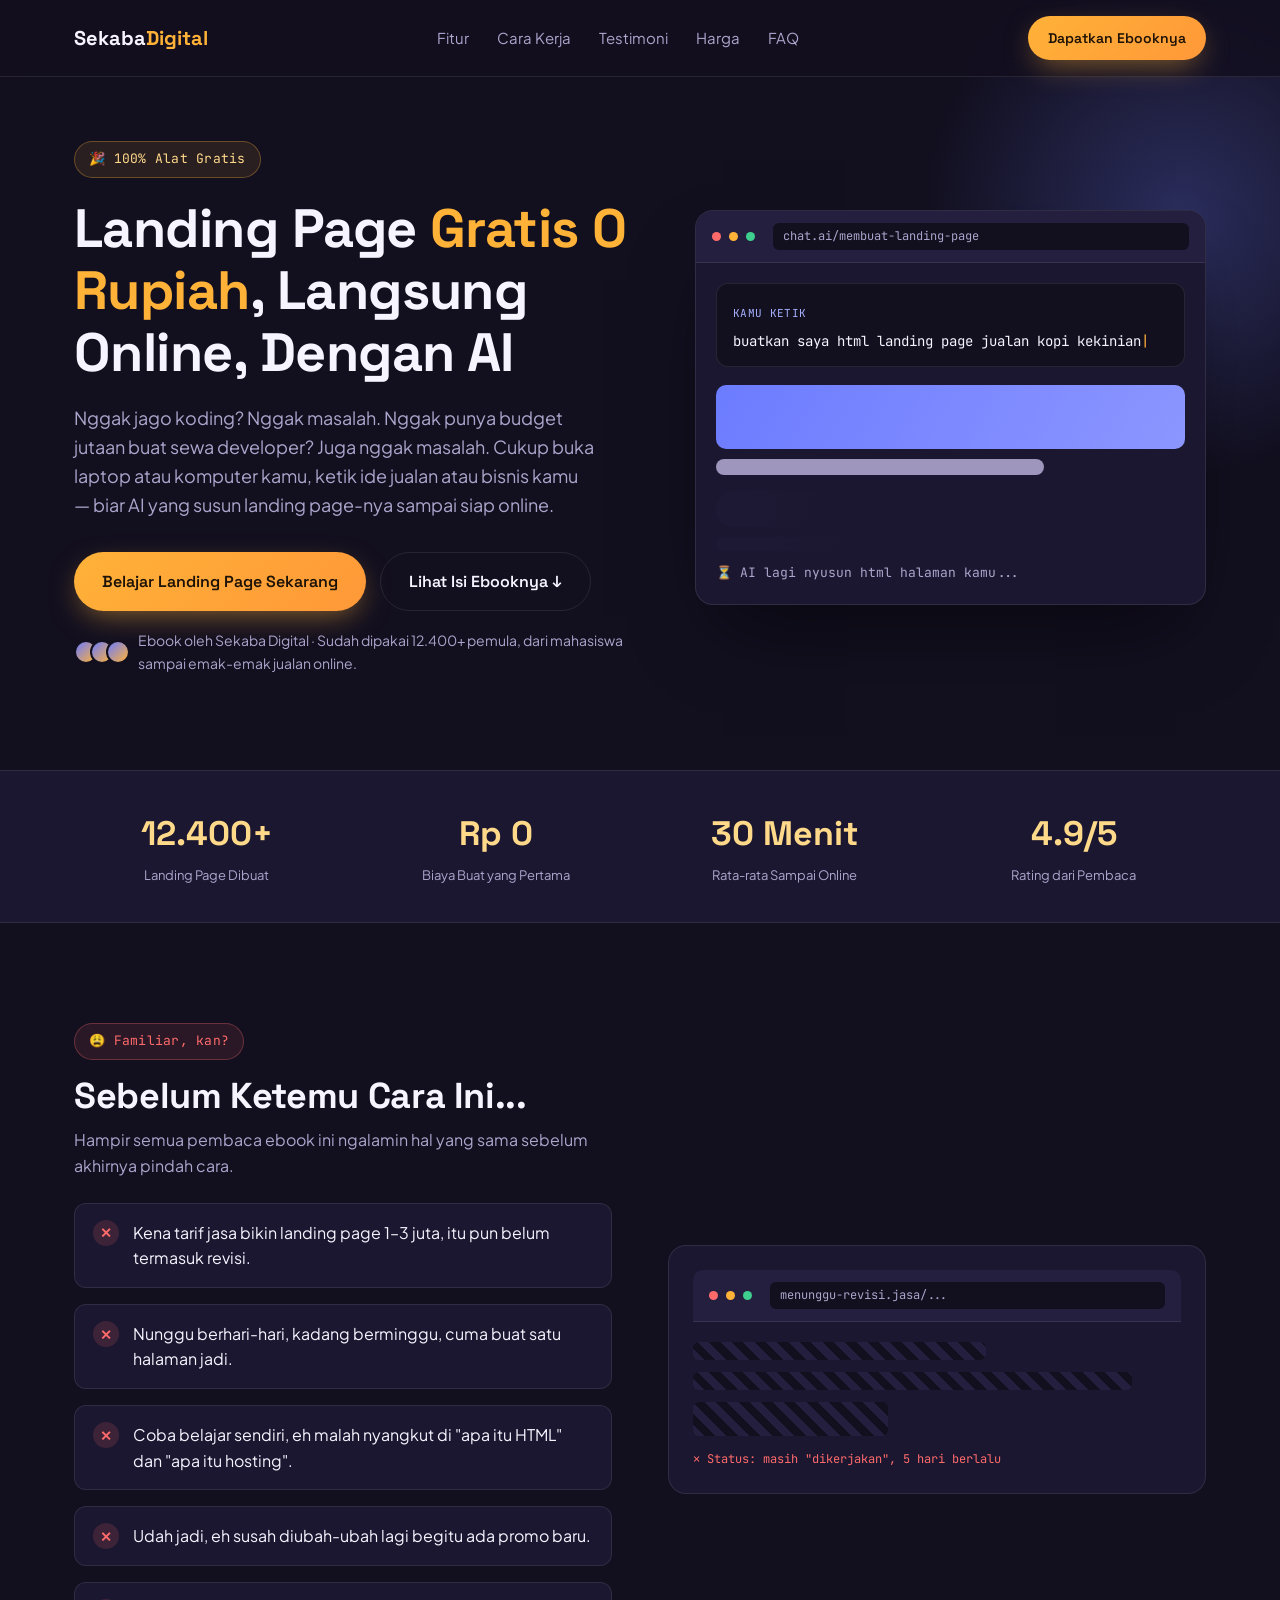
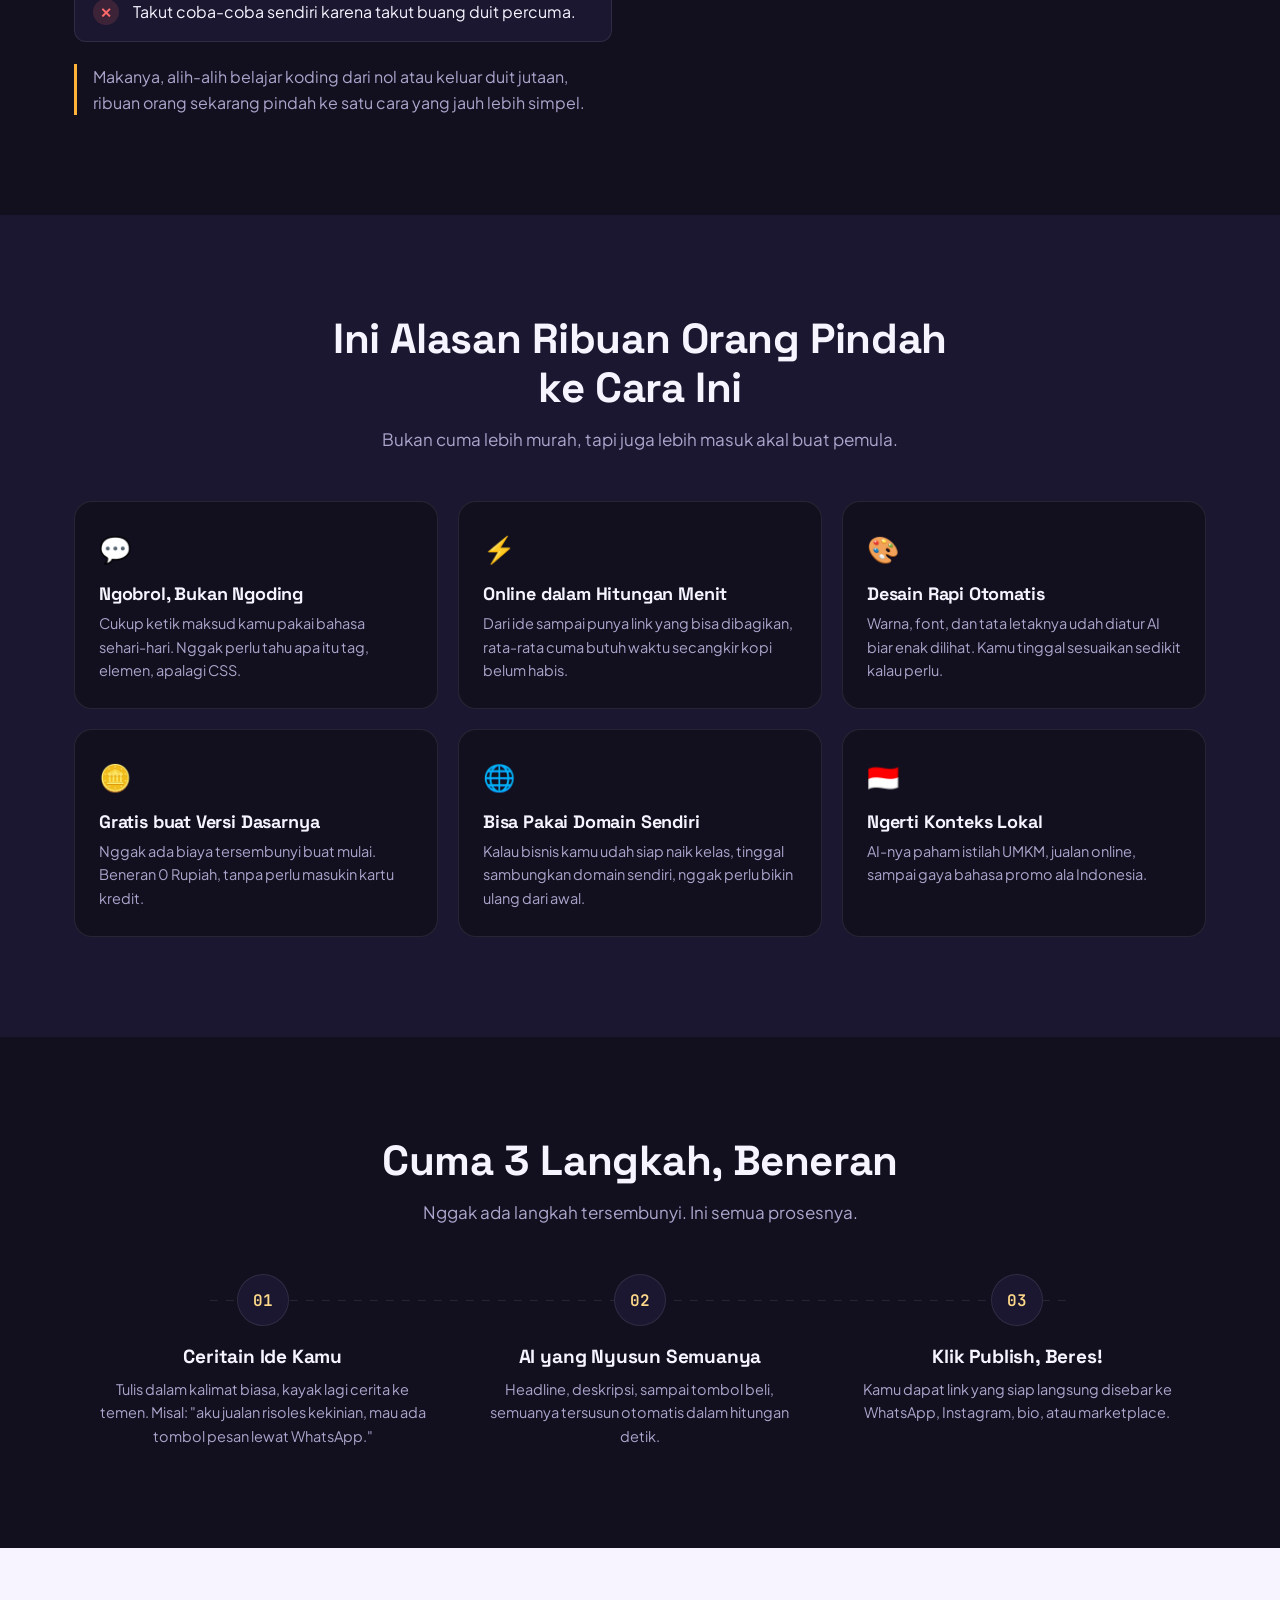
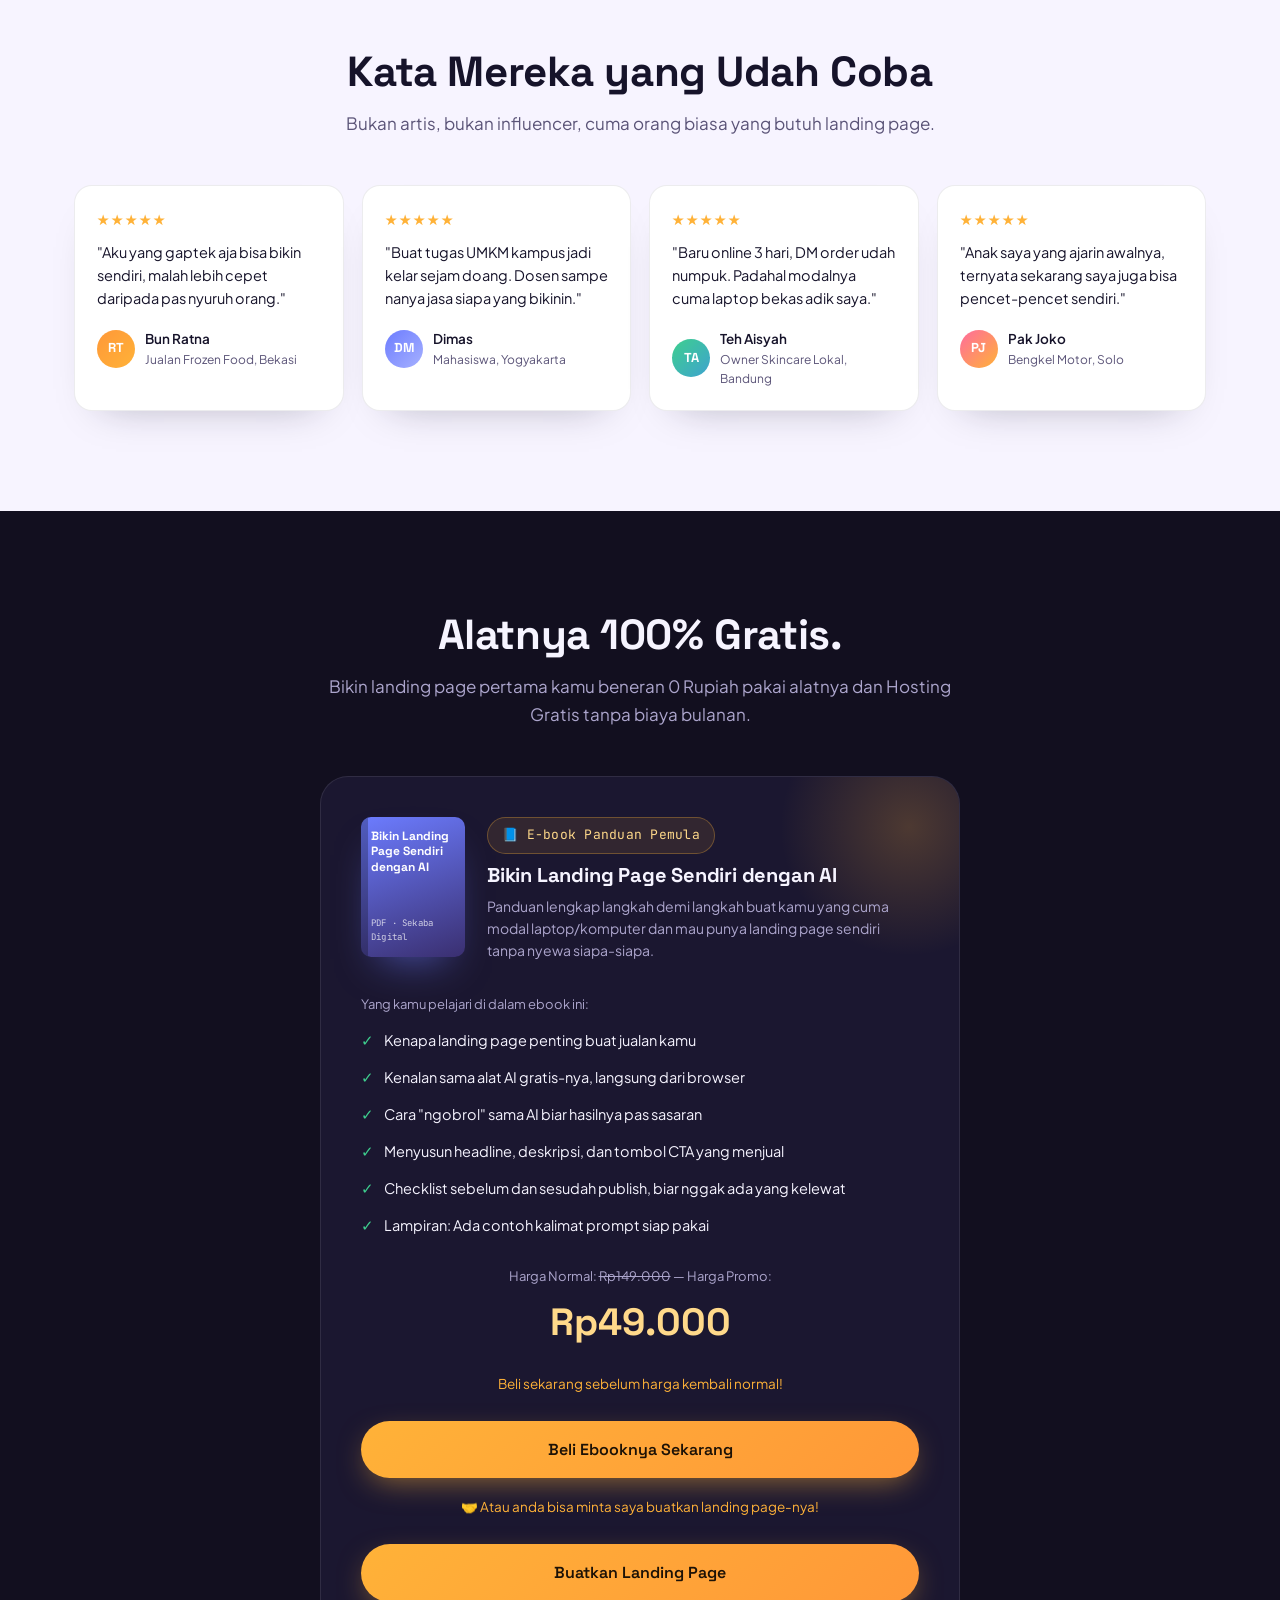
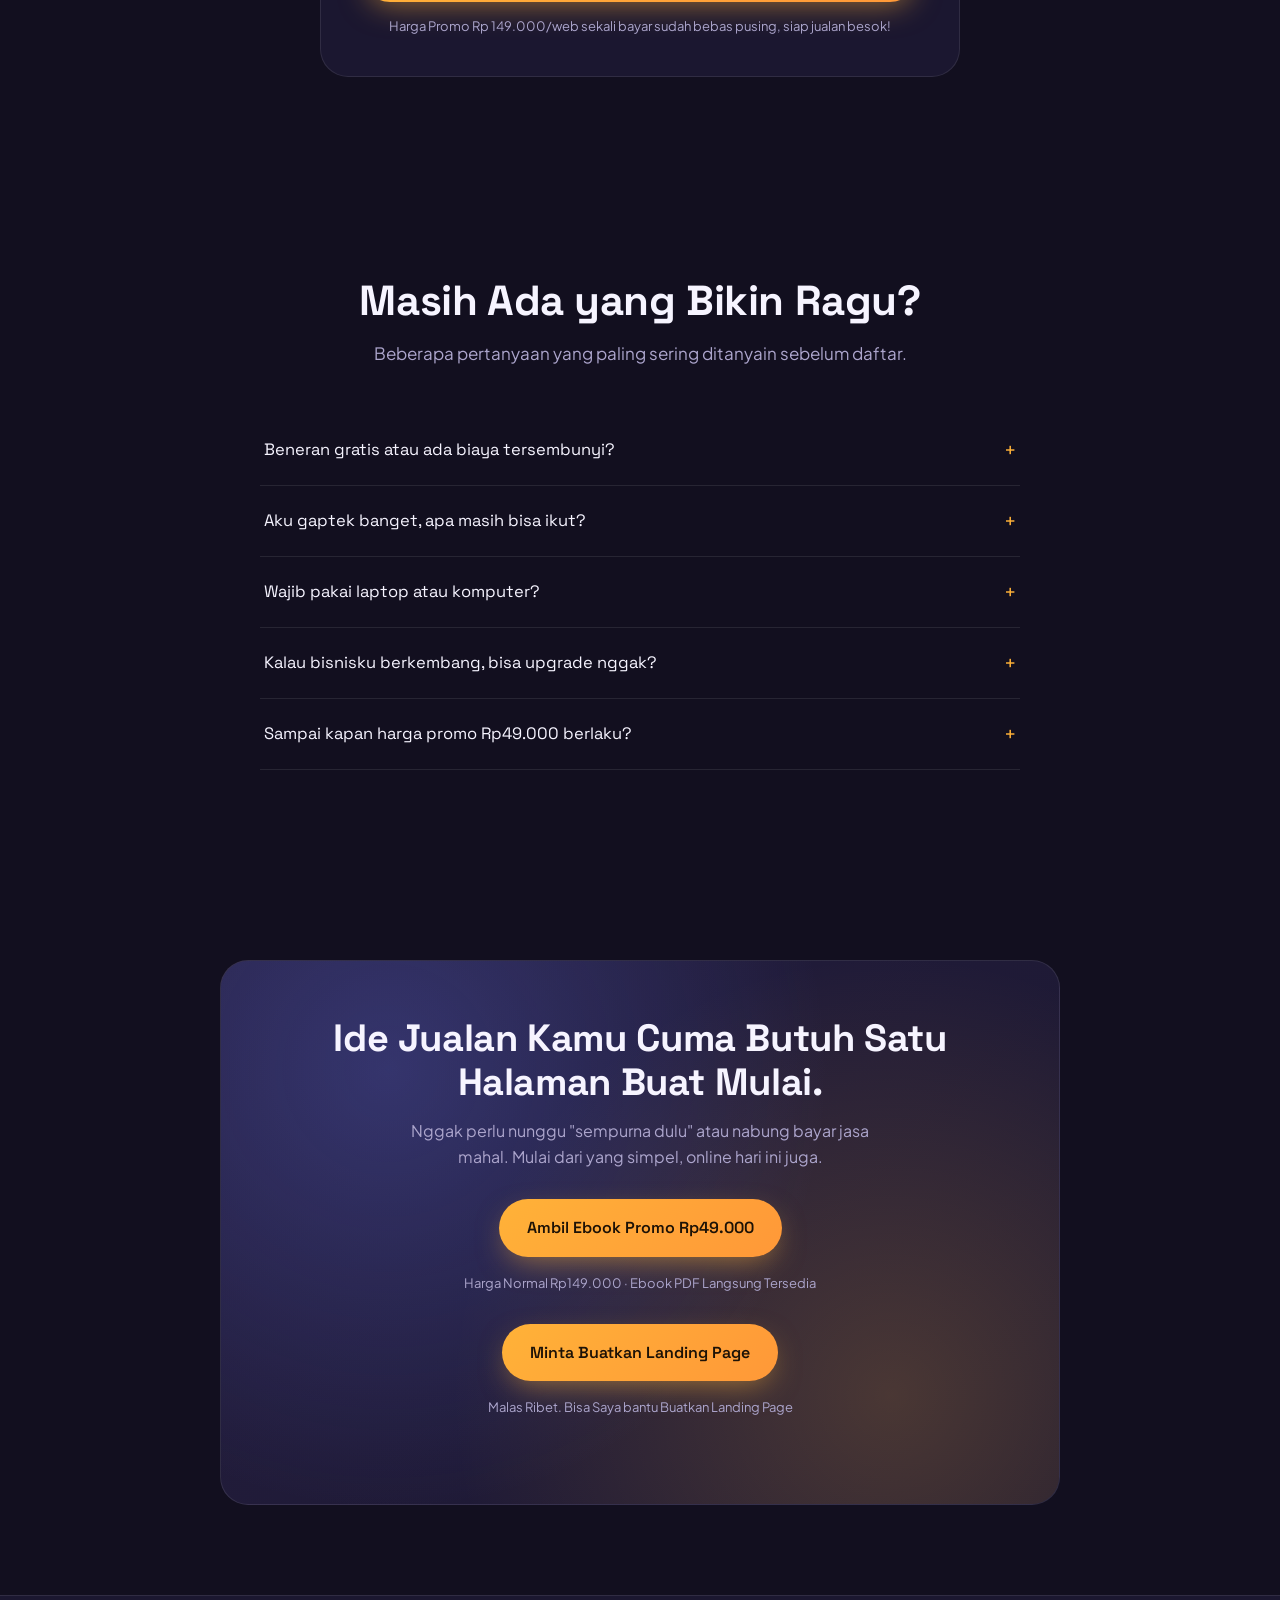
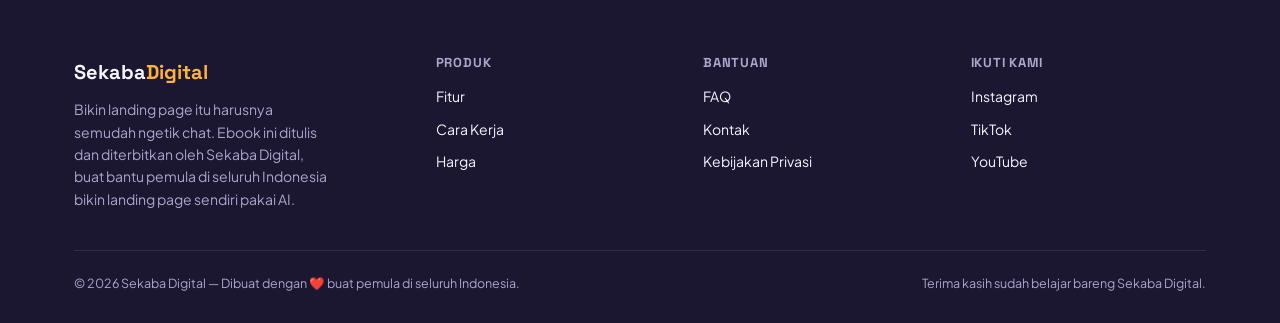
<file: landingpage.html>
<!DOCTYPE html>
<html lang="id">

<head>
    <meta charset="UTF-8">
    <meta name="viewport" content="width=device-width, initial-scale=1.0">
    <title>Membuat Landing Page Gratis 0 Rupiah, Langsung Online, Dengan AI</title>
    <link rel="icon" href="https://raw.githubusercontent.com/sekabadigital/sekabadigital/main/favicon.png"
        type="image/png">
    <link rel="preconnect" href="https://fonts.googleapis.com">
    <link rel="preconnect" href="https://fonts.gstatic.com" crossorigin>
    <link
        href="https://fonts.googleapis.com/css2?family=Space+Grotesk:wght@400;500;600;700&family=Plus+Jakarta+Sans:wght@400;500;600;700;800&family=JetBrains+Mono:wght@400;500;600&display=swap"
        rel="stylesheet">
    <style>
        :root {
            --ink: #120F1F;
            --surface: #1B1730;
            --surface-soft: #241E3F;
            --line: rgba(255, 255, 255, 0.09);
            --text: #F6F4FF;
            --text-muted: #ACA5CC;
            --blue: #6C7CFF;
            --blue-soft: #A6B1FF;
            --amber: #FFB238;
            --amber-soft: #FFD98A;
            --green: #3ECF8E;
            --red: #FF6B6B;
            --paper: #F7F4FF;
            --paper-ink: #16132A;
            --paper-muted: #5B5478;
            --radius-lg: 28px;
            --radius-md: 18px;
            --radius-sm: 12px;
            --font-display: 'Space Grotesk', sans-serif;
            --font-body: 'Plus Jakarta Sans', sans-serif;
            --font-mono: 'JetBrains Mono', monospace;
        }

        * {
            box-sizing: border-box;
            margin: 0;
            padding: 0;
        }

        html {
            scroll-behavior: smooth;
        }

        body {
            background: var(--ink);
            color: var(--text);
            font-family: var(--font-body);
            line-height: 1.6;
            -webkit-font-smoothing: antialiased;
            overflow-x: hidden;
        }

        img {
            max-width: 100%;
            display: block;
        }

        a {
            color: inherit;
            text-decoration: none;
        }

        ul {
            list-style: none;
        }

        button {
            font-family: inherit;
            cursor: pointer;
            border: none;
            background: none;
            color: inherit;
        }

        h1,
        h2,
        h3,
        h4 {
            font-family: var(--font-display);
            line-height: 1.15;
            letter-spacing: -0.01em;
        }

        .wrap {
            max-width: 1180px;
            margin: 0 auto;
            padding: 0 24px;
        }

        .eyebrow {
            display: inline-flex;
            align-items: center;
            gap: 8px;
            font-family: var(--font-mono);
            font-size: 13px;
            letter-spacing: 0.02em;
            color: var(--amber-soft);
            background: rgba(255, 178, 56, 0.1);
            border: 1px solid rgba(255, 178, 56, 0.3);
            padding: 7px 14px;
            border-radius: 100px;
        }

        .section-head {
            max-width: 640px;
            margin: 0 auto 48px;
            text-align: center;
        }

        .section-head h2 {
            font-size: clamp(28px, 4vw, 42px);
            margin-bottom: 14px;
        }

        .section-head p {
            color: var(--text-muted);
            font-size: 17px;
        }

        .section-head.on-paper p {
            color: var(--paper-muted);
        }

        /* Buttons */
        .btn {
            display: inline-flex;
            align-items: center;
            justify-content: center;
            gap: 8px;
            font-family: var(--font-display);
            font-weight: 600;
            font-size: 16px;
            padding: 16px 28px;
            border-radius: 100px;
            transition: transform 0.2s ease, box-shadow 0.2s ease, background 0.2s ease;
            white-space: nowrap;
        }

        .btn-primary {
            background: linear-gradient(135deg, var(--amber), #FF9838);
            color: #1D1206;
            box-shadow: 0 10px 30px -8px rgba(255, 178, 56, 0.55);
        }

        .btn-primary:hover {
            transform: translateY(-2px);
            box-shadow: 0 14px 34px -6px rgba(255, 178, 56, 0.65);
        }

        .btn-ghost {
            background: transparent;
            color: var(--text);
            border: 1.5px solid var(--line);
        }

        .btn-ghost:hover {
            border-color: var(--blue-soft);
            background: rgba(108, 124, 255, 0.08);
        }

        .btn-block {
            width: 100%;
        }

        .btn:focus-visible {
            outline: 2px solid var(--blue-soft);
            outline-offset: 3px;
        }

        /* Header */
        .site-header {
            position: sticky;
            top: 0;
            z-index: 50;
            background: rgba(18, 15, 31, 0.78);
            backdrop-filter: blur(14px);
            border-bottom: 1px solid var(--line);
        }

        .nav {
            display: flex;
            align-items: center;
            justify-content: space-between;
            padding: 16px 24px;
            max-width: 1180px;
            margin: 0 auto;
        }

        .logo {
            font-family: var(--font-display);
            font-weight: 700;
            font-size: 20px;
        }

        .logo .accent {
            color: var(--amber);
        }

        .nav-links {
            display: flex;
            gap: 28px;
            font-size: 15px;
            color: var(--text-muted);
        }

        .nav-links a:hover {
            color: var(--text);
        }

        .nav-cta {
            display: flex;
            align-items: center;
            gap: 14px;
        }

        .nav-cta .btn {
            padding: 11px 20px;
            font-size: 14px;
        }

        .nav-links .mobile-cta {
            display: none;
        }

        .nav-burger {
            display: none;
            flex-direction: column;
            justify-content: center;
            align-items: center;
            gap: 5px;
            width: 42px;
            height: 42px;
            border-radius: 10px;
            background: rgba(255, 255, 255, 0.05);
            border: 1px solid rgba(255, 255, 255, 0.08);
            cursor: pointer;
            transition: all 0.3s ease;
            padding: 0;
        }

        .nav-burger:hover {
            background: rgba(124, 92, 252, 0.15);
            border-color: rgba(124, 92, 252, 0.4);
        }

        .nav-burger span {
            display: block;
            width: 20px;
            height: 2px;
            background: var(--text);
            border-radius: 2px;
            transition: transform 0.3s cubic-bezier(0.4, 0, 0.2, 1), opacity 0.2s ease, background 0.3s ease;
            transform-origin: center;
        }

        .nav-burger.active span:nth-child(1) {
            transform: translateY(7px) rotate(45deg);
            background: var(--purple-light);
        }

        .nav-burger.active span:nth-child(2) {
            opacity: 0;
            transform: scaleX(0);
        }

        .nav-burger.active span:nth-child(3) {
            transform: translateY(-7px) rotate(-45deg);
            background: var(--purple-light);
        }

        /* Hero */
        .hero {
            padding: 64px 0 96px;
            position: relative;
        }

        .hero::before {
            content: "";
            position: absolute;
            top: -120px;
            right: -160px;
            width: 520px;
            height: 520px;
            background: radial-gradient(circle, rgba(108, 124, 255, 0.28), transparent 70%);
            pointer-events: none;
            z-index: 0;
        }

        .hero .wrap {
            display: grid;
            grid-template-columns: 1.05fr 0.95fr;
            gap: 56px;
            align-items: center;
            position: relative;
            z-index: 1;
        }

        .hero h1 {
            font-size: clamp(34px, 4.4vw, 54px);
            margin: 20px 0 20px;
        }

        .hero h1 .hl {
            color: var(--amber);
        }

        .hero p.lead {
            font-size: 18px;
            color: var(--text-muted);
            max-width: 520px;
            margin-bottom: 32px;
        }

        .hero-ctas {
            display: flex;
            flex-wrap: wrap;
            gap: 14px;
            margin-bottom: 18px;
        }

        .hero-micro {
            font-size: 14px;
            color: var(--text-muted);
            display: flex;
            align-items: center;
            gap: 8px;
        }

        .hero-micro .avatars {
            display: flex;
        }

        .hero-micro .avatars span {
            width: 24px;
            height: 24px;
            border-radius: 50%;
            border: 2px solid var(--ink);
            margin-left: -8px;
            display: inline-block;
            background: linear-gradient(135deg, var(--blue), var(--amber));
        }

        .hero-micro .avatars span:first-child {
            margin-left: 0;
        }

        /* Hero mock browser (signature element) */
        .hero-mock {
            position: relative;
        }

        .mock-browser {
            background: var(--surface);
            border: 1px solid var(--line);
            border-radius: var(--radius-md);
            overflow: hidden;
            box-shadow: 0 40px 80px -30px rgba(0, 0, 0, 0.6);
        }

        .mock-browser__bar {
            display: flex;
            align-items: center;
            gap: 8px;
            padding: 12px 16px;
            background: var(--surface-soft);
            border-bottom: 1px solid var(--line);
        }

        .mock-dot {
            width: 9px;
            height: 9px;
            border-radius: 50%;
            background: var(--line);
        }

        .mock-dot:nth-child(1) {
            background: #FF6B6B;
        }

        .mock-dot:nth-child(2) {
            background: #FFB238;
        }

        .mock-dot:nth-child(3) {
            background: #3ECF8E;
        }

        .mock-url {
            margin-left: 10px;
            font-family: var(--font-mono);
            font-size: 12px;
            color: var(--text-muted);
            background: var(--ink);
            padding: 4px 10px;
            border-radius: 6px;
            flex: 1;
        }

        .mock-browser__body {
            padding: 20px;
            min-height: 340px;
        }

        .mock-chat {
            background: var(--ink);
            border: 1px solid var(--line);
            border-radius: var(--radius-sm);
            padding: 14px 16px;
            margin-bottom: 18px;
        }

        .mock-chat__label {
            font-family: var(--font-mono);
            font-size: 11px;
            color: var(--blue-soft);
            letter-spacing: 0.03em;
        }

        .mock-chat__text {
            font-family: var(--font-mono);
            font-size: 14px;
            margin-top: 6px;
            min-height: 20px;
            color: var(--text);
        }

        .mock-caret {
            display: inline-block;
            animation: blink 1s step-end infinite;
            color: var(--amber);
        }

        @keyframes blink {
            50% {
                opacity: 0;
            }
        }

        .mock-build {
            display: flex;
            flex-direction: column;
            gap: 10px;
        }

        .mock-block {
            border-radius: 10px;
            background: linear-gradient(90deg, var(--surface-soft), var(--surface));
            opacity: 0.25;
            transform: translateY(6px);
            transition: opacity 0.5s ease, transform 0.5s ease, background 0.5s ease;
        }

        .mock-block.is-built {
            opacity: 1;
            transform: translateY(0);
        }

        .mock-block--hero {
            height: 64px;
            background: linear-gradient(120deg, var(--blue), #8C96FF);
        }

        .mock-block--hero.is-built {
            opacity: 1;
        }

        .mock-block--headline {
            height: 16px;
            width: 70%;
        }

        .mock-block--headline.is-built {
            background: var(--text-muted);
            opacity: 0.9;
        }

        .mock-block--cta {
            height: 36px;
            width: 150px;
            border-radius: 100px;
        }

        .mock-block--cta.is-built {
            background: linear-gradient(135deg, var(--amber), #FF9838);
            opacity: 1;
        }

        .mock-block--proof {
            height: 14px;
            width: 45%;
        }

        .mock-block--proof.is-built {
            background: var(--green);
            opacity: 0.7;
        }

        .mock-status {
            margin-top: 18px;
            font-family: var(--font-mono);
            font-size: 13px;
            color: var(--text-muted);
            min-height: 18px;
        }

        /* Trust strip */
        .trust-strip {
            border-top: 1px solid var(--line);
            border-bottom: 1px solid var(--line);
            background: var(--surface);
        }

        .trust-strip .wrap {
            display: grid;
            grid-template-columns: repeat(4, 1fr);
            gap: 24px;
            padding: 36px 24px;
        }

        .trust-item {
            text-align: center;
        }

        .trust-item .num {
            font-family: var(--font-display);
            font-size: clamp(24px, 3vw, 34px);
            font-weight: 700;
            color: var(--amber-soft);
        }

        .trust-item .label {
            font-size: 13px;
            color: var(--text-muted);
            margin-top: 4px;
        }

        /* Problem section */
        .problem {
            padding: 100px 0;
        }

        .problem .wrap {
            display: grid;
            grid-template-columns: 1fr 1fr;
            gap: 56px;
            align-items: center;
        }

        .problem-list {
            display: flex;
            flex-direction: column;
            gap: 16px;
        }

        .problem-item {
            display: flex;
            gap: 14px;
            align-items: flex-start;
            background: var(--surface);
            border: 1px solid var(--line);
            border-radius: var(--radius-sm);
            padding: 16px 18px;
        }

        .problem-item .x {
            flex-shrink: 0;
            width: 26px;
            height: 26px;
            border-radius: 50%;
            background: rgba(255, 107, 107, 0.15);
            color: var(--red);
            display: flex;
            align-items: center;
            justify-content: center;
            font-size: 14px;
            font-weight: 700;
        }

        .problem-pivot {
            margin-top: 22px;
            font-size: 16px;
            color: var(--text-muted);
            border-left: 3px solid var(--amber);
            padding-left: 16px;
        }

        .problem-visual {
            background: var(--surface);
            border: 1px solid var(--line);
            border-radius: var(--radius-md);
            padding: 24px;
            opacity: 0.75;
        }

        .problem-visual .mock-url {
            background: var(--ink);
        }

        .broken-block {
            height: 18px;
            border-radius: 6px;
            background: repeating-linear-gradient(45deg, var(--surface-soft), var(--surface-soft) 8px, var(--ink) 8px, var(--ink) 16px);
            margin-bottom: 12px;
        }

        .broken-block:nth-child(1) {
            width: 60%;
        }

        .broken-block:nth-child(2) {
            width: 90%;
        }

        .broken-block:nth-child(3) {
            width: 40%;
            height: 34px;
        }

        .problem-visual-cap {
            font-family: var(--font-mono);
            font-size: 12px;
            color: var(--red);
            margin-top: 14px;
        }

        /* Solutions grid */
        .solutions {
            padding: 100px 0;
            background: var(--surface);
        }

        .cards-grid {
            display: grid;
            grid-template-columns: repeat(3, 1fr);
            gap: 20px;
        }

        .feature-card {
            background: var(--ink);
            border: 1px solid var(--line);
            border-radius: var(--radius-md);
            padding: 26px 24px;
            transition: transform 0.25s ease, border-color 0.25s ease;
        }

        .feature-card:hover {
            transform: translateY(-4px);
            border-color: var(--blue-soft);
        }

        .feature-card .icon {
            font-size: 26px;
            margin-bottom: 14px;
            display: block;
        }

        .feature-card h3 {
            font-size: 18px;
            margin-bottom: 8px;
        }

        .feature-card p {
            font-size: 14.5px;
            color: var(--text-muted);
        }

        /* How it works */
        .how {
            padding: 100px 0;
        }

        .how-steps {
            display: grid;
            grid-template-columns: repeat(3, 1fr);
            gap: 0;
            position: relative;
        }

        .how-steps::before {
            content: "";
            position: absolute;
            top: 26px;
            left: 12%;
            right: 12%;
            height: 1px;
            background: repeating-linear-gradient(90deg, var(--line) 0 8px, transparent 8px 16px);
        }

        .how-step {
            position: relative;
            padding: 0 20px;
            text-align: center;
        }

        .how-step .step-num {
            width: 52px;
            height: 52px;
            border-radius: 50%;
            margin: 0 auto 20px;
            background: var(--surface);
            border: 1px solid var(--line);
            display: flex;
            align-items: center;
            justify-content: center;
            font-family: var(--font-mono);
            font-size: 16px;
            color: var(--amber-soft);
            font-weight: 600;
            position: relative;
            z-index: 1;
        }

        .how-step h3 {
            font-size: 19px;
            margin-bottom: 10px;
        }

        .how-step p {
            font-size: 14.5px;
            color: var(--text-muted);
        }

        /* Testimonials */
        .testimonials {
            padding: 100px 0;
            background: var(--paper);
            color: var(--paper-ink);
        }

        .testi-grid {
            display: grid;
            grid-template-columns: repeat(4, 1fr);
            gap: 18px;
        }

        .testi-card {
            background: #fff;
            border: 1px solid rgba(22, 19, 42, 0.08);
            border-radius: var(--radius-md);
            padding: 22px;
            box-shadow: 0 20px 40px -28px rgba(22, 19, 42, 0.35);
        }

        .testi-card .stars {
            color: var(--amber);
            font-size: 14px;
            margin-bottom: 10px;
            letter-spacing: 2px;
        }

        .testi-card p.quote {
            font-size: 14.5px;
            margin-bottom: 18px;
            color: var(--paper-ink);
        }

        .testi-who {
            display: flex;
            align-items: center;
            gap: 10px;
        }

        .testi-avatar {
            width: 38px;
            height: 38px;
            border-radius: 50%;
            flex-shrink: 0;
            display: flex;
            align-items: center;
            justify-content: center;
            font-family: var(--font-display);
            font-weight: 700;
            font-size: 13px;
            color: #fff;
        }

        .testi-who .name {
            font-size: 13.5px;
            font-weight: 600;
        }

        .testi-who .role {
            font-size: 12px;
            color: var(--paper-muted);
        }

        /* Pricing */
        .pricing {
            padding: 100px 0;
        }

        .pricing-box {
            max-width: 640px;
            margin: 0 auto;
            background: var(--surface);
            border: 1px solid var(--line);
            border-radius: var(--radius-lg);
            padding: 40px;
            position: relative;
            overflow: hidden;
        }

        .pricing-box::before {
            content: "";
            position: absolute;
            top: -80px;
            right: -80px;
            width: 260px;
            height: 260px;
            background: radial-gradient(circle, rgba(255, 178, 56, 0.22), transparent 70%);
        }

        .pricing-header {
            display: flex;
            gap: 22px;
            align-items: flex-start;
            position: relative;
            z-index: 1;
        }

        .ebook-cover {
            flex-shrink: 0;
            width: 104px;
            height: 140px;
            border-radius: 10px;
            background: linear-gradient(160deg, var(--blue), #3A2F70);
            display: flex;
            flex-direction: column;
            justify-content: space-between;
            padding: 12px 10px;
            box-shadow: 0 20px 40px -18px rgba(108, 124, 255, 0.6);
            position: relative;
            overflow: hidden;
        }

        .ebook-cover::before {
            content: "";
            position: absolute;
            left: 0;
            top: 0;
            bottom: 0;
            width: 7px;
            background: rgba(0, 0, 0, 0.25);
        }

        .ebook-cover__title {
            font-family: var(--font-display);
            font-size: 12px;
            font-weight: 700;
            color: #fff;
            line-height: 1.3;
            position: relative;
            z-index: 1;
        }

        .ebook-cover__badge {
            font-family: var(--font-mono);
            font-size: 9px;
            color: rgba(255, 255, 255, 0.75);
            letter-spacing: 0.02em;
            position: relative;
            z-index: 1;
        }

        .pricing-header__text h3 {
            font-size: 20px;
            margin: 10px 0 8px;
        }

        .pricing-header__text p {
            font-size: 14px;
            color: var(--text-muted);
        }

        .value-list {
            display: flex;
            flex-direction: column;
            gap: 14px;
            margin: 26px 0;
            position: relative;
            z-index: 1;
        }

        .value-item {
            display: flex;
            justify-content: space-between;
            align-items: center;
            font-size: 14.5px;
        }

        .value-item .name {
            display: flex;
            gap: 10px;
            align-items: center;
            color: var(--text);
        }

        .value-item .check {
            color: var(--green);
        }

        .value-item .price {
            color: var(--text-muted);
            text-decoration: line-through;
            font-family: var(--font-mono);
            font-size: 13px;
        }

        .value-total {
            display: flex;
            justify-content: space-between;
            padding-top: 16px;
            border-top: 1px dashed var(--line);
            font-family: var(--font-mono);
            font-size: 14px;
            color: var(--text-muted);
        }

        .price-today {
            text-align: center;
            margin: 28px 0 20px;
            position: relative;
            z-index: 1;
        }

        .price-today .label {
            font-size: 13px;
            color: var(--text-muted);
            margin-bottom: 6px;
        }

        .price-today .amount {
            font-family: var(--font-display);
            font-size: clamp(28px, 5vw, 38px);
            font-weight: 700;
            color: var(--amber-soft);
        }

        .guarantee {
            display: flex;
            align-items: center;
            gap: 10px;
            justify-content: center;
            margin: 18px 0 26px;
            font-size: 13.5px;
            color: var(--amber);
            position: relative;
            z-index: 1;
        }

        .pricing-note {
            text-align: center;
            font-size: 13px;
            color: var(--text-muted);
            margin-top: 14px;
        }

        /* FAQ */
        .faq {
            padding: 100px 0;
        }

        .faq-list {
            max-width: 760px;
            margin: 0 auto;
        }

        .faq-item {
            border-bottom: 1px solid var(--line);
        }

        .faq-q {
            width: 100%;
            display: flex;
            justify-content: space-between;
            align-items: center;
            padding: 22px 4px;
            font-family: var(--font-display);
            font-size: 16.5px;
            text-align: left;
        }

        .faq-icon {
            font-size: 20px;
            color: var(--amber);
            transition: transform 0.25s ease;
            flex-shrink: 0;
            margin-left: 16px;
        }

        .faq-item.is-open .faq-icon {
            transform: rotate(45deg);
        }

        .faq-a {
            max-height: 0;
            overflow: hidden;
            transition: max-height 0.3s ease, padding 0.3s ease;
            font-size: 14.5px;
            color: var(--text-muted);
            padding: 0 4px;
        }

        .faq-item.is-open .faq-a {
            max-height: 200px;
            padding: 0 4px 22px;
        }

        /* Final CTA */
        .final-cta {
            padding: 90px 0;
            position: relative;
        }

        .final-cta .box {
            max-width: 840px;
            margin: 0 auto;
            text-align: center;
            padding: 56px 40px;
            background: linear-gradient(135deg, #241E3F, #1B1730);
            border: 1px solid var(--line);
            border-radius: var(--radius-lg);
            position: relative;
            overflow: hidden;
        }

        .final-cta .box::after {
            content: "";
            position: absolute;
            inset: 0;
            background: radial-gradient(circle at 20% 20%, rgba(108, 124, 255, 0.25), transparent 55%),
                radial-gradient(circle at 80% 80%, rgba(255, 178, 56, 0.2), transparent 55%);
        }

        .final-cta h2 {
            font-size: clamp(26px, 3.6vw, 38px);
            margin-bottom: 14px;
            position: relative;
            z-index: 1;
        }

        .final-cta p {
            color: var(--text-muted);
            max-width: 480px;
            margin: 0 auto 30px;
            position: relative;
            z-index: 1;
        }

        .final-cta .btn {
            position: relative;
            z-index: 1;
        }

        .final-cta .micro {
            margin-top: 16px;
            font-size: 13px;
            color: var(--text-muted);
            position: relative;
            z-index: 1;
        }

        /* Footer */
        .site-footer {
            border-top: 1px solid var(--line);
            padding: 60px 0 30px;
            background: var(--surface);
        }

        .footer-top {
            display: grid;
            grid-template-columns: 1.4fr 1fr 1fr 1fr;
            gap: 32px;
            margin-bottom: 40px;
        }

        .footer-brand p {
            color: var(--text-muted);
            font-size: 14px;
            margin-top: 10px;
            max-width: 260px;
        }

        .footer-col h4 {
            font-size: 13px;
            text-transform: uppercase;
            letter-spacing: 0.06em;
            color: var(--text-muted);
            margin-bottom: 14px;
        }

        .footer-col ul {
            display: flex;
            flex-direction: column;
            gap: 10px;
            font-size: 14px;
        }

        .footer-col a:hover {
            color: var(--amber-soft);
        }

        .footer-bottom {
            border-top: 1px solid var(--line);
            padding-top: 22px;
            display: flex;
            justify-content: space-between;
            font-size: 12.5px;
            color: var(--text-muted);
            flex-wrap: wrap;
            gap: 10px;
        }

        /* Scroll reveal */
        .reveal {
            opacity: 0;
            transform: translateY(24px);
            transition: opacity 0.7s ease, transform 0.7s ease;
        }

        .reveal.is-visible {
            opacity: 1;
            transform: translateY(0);
        }

        @media (prefers-reduced-motion: reduce) {
            * {
                animation-duration: 0.001ms !important;
                transition-duration: 0.001ms !important;
            }

            .reveal {
                opacity: 1;
                transform: none;
            }
        }

        /* Responsive */
        @media (max-width:960px) {
            .hero .wrap {
                grid-template-columns: 1fr;
                gap: 44px;
            }

            .problem .wrap {
                grid-template-columns: 1fr;
            }

            .cards-grid {
                grid-template-columns: repeat(2, 1fr);
            }

            .how-steps {
                grid-template-columns: 1fr;
                gap: 36px;
            }

            .how-steps::before {
                display: none;
            }

            .testi-grid {
                grid-template-columns: repeat(2, 1fr);
            }

            .footer-top {
                grid-template-columns: 1fr 1fr;
            }
        }

        @media (max-width: 768px) {
            .nav-cta .btn {
                display: none;
            }

            .nav-burger {
                display: flex;
            }

            /* Mobile Dropdown Menu */
            .nav-links {
                position: absolute;
                top: 100%;
                left: 0;
                width: 100%;
                background: rgba(18, 15, 31, 0.98);
                backdrop-filter: blur(16px);
                -webkit-backdrop-filter: blur(16px);
                border-bottom: 1px solid var(--line);
                border-top: 1px solid rgba(255, 255, 255, 0.05);
                box-shadow: 0 20px 40px rgba(0, 0, 0, 0.6);
                flex-direction: column;
                gap: 8px;
                padding: 0 24px;
                max-height: 0;
                opacity: 0;
                overflow: hidden;
                visibility: hidden;
                pointer-events: none;
                transition: max-height 0.35s cubic-bezier(0.4, 0, 0.2, 1),
                    opacity 0.25s ease,
                    padding 0.35s ease,
                    visibility 0.35s ease;
            }

            .nav-links.active {
                max-height: 440px;
                opacity: 1;
                visibility: visible;
                pointer-events: auto;
                padding: 16px 24px 20px;
            }

            .nav-links a {
                display: flex;
                align-items: center;
                justify-content: space-between;
                padding: 12px 16px;
                border-radius: 10px;
                font-size: 15px;
                font-weight: 600;
                color: var(--text);
                background: rgba(255, 255, 255, 0.03);
                border: 1px solid rgba(255, 255, 255, 0.05);
                transition: all 0.25s ease;
            }

            .nav-links a::after {
                content: '→';
                font-size: 16px;
                color: var(--text-muted);
                transition: transform 0.25s ease, color 0.25s ease;
            }

            .nav-links a:hover,
            .nav-links a:active {
                background: rgba(124, 92, 252, 0.15);
                border-color: rgba(124, 92, 252, 0.3);
                color: var(--purple-light);
                padding-left: 20px;
            }

            .nav-links a:hover::after,
            .nav-links a:active::after {
                color: var(--purple-light);
                transform: translateX(4px);
            }

            .nav-links .mobile-cta {
                display: flex;
                align-items: center;
                justify-content: center;
                margin-top: 4px;
                padding: 12px 20px;
                background: var(--purple);
                color: #fff;
                border-radius: 100px;
                font-weight: 700;
                border: none;
            }

            .nav-links .mobile-cta::after {
                display: none;
            }

            .nav-links .mobile-cta:hover {
                background: var(--purple-light);
                color: #fff;
                padding-left: 20px;
            }

            .trust-strip .wrap {
                grid-template-columns: repeat(2, 1fr);
            }

            .cards-grid {
                grid-template-columns: 1fr;
            }

            .testi-grid {
                grid-template-columns: 1fr;
            }

            .footer-top {
                grid-template-columns: 1fr;
            }

            .pricing-box {
                padding: 28px;
            }

            .pricing-header {
                flex-direction: column;
                align-items: center;
                text-align: center;
            }
        }
    </style>
</head>

<body>

    <header class="site-header">
        <div class="nav">
            <a href="https://www.sekabadigital.web.id/" class="logo">Sekaba<span class="accent">Digital</span></a>
            <nav class="nav-links">
                <a href="#fitur">Fitur</a>
                <a href="#cara-kerja">Cara Kerja</a>
                <a href="#testimoni">Testimoni</a>
                <a href="#harga">Harga</a>
                <a href="#faq">FAQ</a>
                <a href="#harga" class="mobile-cta">Dapatkan Ebooknya (Rp 49.000)</a>
            </nav>
            <div class="nav-cta">
                <a href="#harga" class="btn btn-primary">Dapatkan Ebooknya</a>
                <button class="nav-burger" id="navBurger" aria-label="Buka menu" aria-expanded="false"
                    type="button"><span></span><span></span><span></span></button>
            </div>
        </div>
    </header>

    <section class="hero">
        <div class="wrap">
            <div>
                <span class="eyebrow">🎉 100% Alat Gratis</span>
                <h1>Landing Page <span class="hl">Gratis 0 Rupiah</span>, Langsung Online, Dengan AI</h1>
                <p class="lead">Nggak jago koding? Nggak masalah. Nggak punya budget jutaan buat sewa developer? Juga
                    nggak masalah. Cukup buka laptop atau komputer kamu, ketik ide jualan atau bisnis kamu — biar AI
                    yang susun landing page-nya sampai siap online.</p>
                <div class="hero-ctas">
                    <a href="#harga" class="btn btn-primary">Belajar Landing Page Sekarang</a>
                    <a href="#harga" class="btn btn-ghost">Lihat Isi Ebooknya ↓</a>
                </div>
                <div class="hero-micro">
                    <span class="avatars"><span></span><span></span><span></span></span>
                    Ebook oleh Sekaba Digital · Sudah dipakai 12.400+ pemula, dari mahasiswa sampai emak-emak jualan
                    online.
                </div>
            </div>
            <div class="hero-mock">
                <div class="mock-browser">
                    <div class="mock-browser__bar">
                        <span class="mock-dot"></span><span class="mock-dot"></span><span class="mock-dot"></span>
                        <span class="mock-url">chat.ai/membuat-landing-page</span>
                    </div>
                    <div class="mock-browser__body">
                        <div class="mock-chat">
                            <span class="mock-chat__label">KAMU KETIK</span>
                            <p class="mock-chat__text"><span id="typeTarget"></span><span class="mock-caret">|</span>
                            </p>
                        </div>
                        <div class="mock-build" id="mockBuild">
                            <div class="mock-block mock-block--hero"></div>
                            <div class="mock-block mock-block--headline"></div>
                            <div class="mock-block mock-block--cta"></div>
                            <div class="mock-block mock-block--proof"></div>
                        </div>
                        <div class="mock-status" id="mockStatus">&nbsp;</div>
                    </div>
                </div>
            </div>
        </div>
    </section>

    <div class="trust-strip">
        <div class="wrap">
            <div class="trust-item">
                <div class="num" data-target="12400" data-suffix="+">0</div>
                <div class="label">Landing Page Dibuat</div>
            </div>
            <div class="trust-item">
                <div class="num" data-static="Rp 0">Rp 0</div>
                <div class="label">Biaya Buat yang Pertama</div>
            </div>
            <div class="trust-item">
                <div class="num" data-target="30" data-suffix=" Menit">0</div>
                <div class="label">Rata-rata Sampai Online</div>
            </div>
            <div class="trust-item">
                <div class="num" data-static="4.9/5">4.9/5</div>
                <div class="label">Rating dari Pembaca</div>
            </div>
        </div>
    </div>

    <section class="problem" id="masalah">
        <div class="wrap">
            <div class="reveal">
                <span class="eyebrow"
                    style="color:var(--red); background:rgba(255,107,107,0.1); border-color:rgba(255,107,107,0.3);">😩
                    Familiar, kan?</span>
                <h2 style="font-size:clamp(26px,3.4vw,36px); margin:16px 0 10px;">Sebelum Ketemu Cara Ini...</h2>
                <p style="color:var(--text-muted); margin-bottom:24px;">Hampir semua pembaca ebook ini ngalamin hal yang
                    sama sebelum akhirnya pindah cara.</p>
                <div class="problem-list">
                    <div class="problem-item"><span class="x">✕</span> Kena tarif jasa bikin landing page 1–3 juta, itu
                        pun belum termasuk revisi.</div>
                    <div class="problem-item"><span class="x">✕</span> Nunggu berhari-hari, kadang berminggu, cuma buat
                        satu halaman jadi.</div>
                    <div class="problem-item"><span class="x">✕</span> Coba belajar sendiri, eh malah nyangkut di "apa
                        itu HTML" dan "apa itu hosting".</div>
                    <div class="problem-item"><span class="x">✕</span> Udah jadi, eh susah diubah-ubah lagi begitu ada
                        promo baru.</div>
                    <div class="problem-item"><span class="x">✕</span> Takut coba-coba sendiri karena takut buang duit
                        percuma.</div>
                </div>
                <p class="problem-pivot">Makanya, alih-alih belajar koding dari nol atau keluar duit jutaan, ribuan
                    orang sekarang pindah ke satu cara yang jauh lebih simpel.</p>
            </div>
            <div class="problem-visual reveal">
                <div class="mock-browser__bar" style="border-radius:10px 10px 0 0;">
                    <span class="mock-dot"></span><span class="mock-dot"></span><span class="mock-dot"></span>
                    <span class="mock-url">menunggu-revisi.jasa/...</span>
                </div>
                <div style="padding-top:20px;">
                    <div class="broken-block"></div>
                    <div class="broken-block"></div>
                    <div class="broken-block"></div>
                </div>
                <p class="problem-visual-cap">✕ Status: masih "dikerjakan", 5 hari berlalu</p>
            </div>
        </div>
    </section>

    <section class="solutions" id="fitur">
        <div class="wrap">
            <div class="section-head reveal">
                <h2>Ini Alasan Ribuan Orang Pindah ke Cara Ini</h2>
                <p>Bukan cuma lebih murah, tapi juga lebih masuk akal buat pemula.</p>
            </div>
            <div class="cards-grid">
                <div class="feature-card reveal"><span class="icon">💬</span>
                    <h3>Ngobrol, Bukan Ngoding</h3>
                    <p>Cukup ketik maksud kamu pakai bahasa sehari-hari. Nggak perlu tahu apa itu tag, elemen, apalagi
                        CSS.</p>
                </div>
                <div class="feature-card reveal"><span class="icon">⚡</span>
                    <h3>Online dalam Hitungan Menit</h3>
                    <p>Dari ide sampai punya link yang bisa dibagikan, rata-rata cuma butuh waktu secangkir kopi belum
                        habis.</p>
                </div>
                <div class="feature-card reveal"><span class="icon">🎨</span>
                    <h3>Desain Rapi Otomatis</h3>
                    <p>Warna, font, dan tata letaknya udah diatur AI biar enak dilihat. Kamu tinggal sesuaikan sedikit
                        kalau perlu.</p>
                </div>
                <div class="feature-card reveal"><span class="icon">🪙</span>
                    <h3>Gratis buat Versi Dasarnya</h3>
                    <p>Nggak ada biaya tersembunyi buat mulai. Beneran 0 Rupiah, tanpa perlu masukin kartu kredit.</p>
                </div>
                <div class="feature-card reveal"><span class="icon">🌐</span>
                    <h3>Bisa Pakai Domain Sendiri</h3>
                    <p>Kalau bisnis kamu udah siap naik kelas, tinggal sambungkan domain sendiri, nggak perlu bikin
                        ulang dari awal.</p>
                </div>
                <div class="feature-card reveal"><span class="icon">🇮🇩</span>
                    <h3>Ngerti Konteks Lokal</h3>
                    <p>AI-nya paham istilah UMKM, jualan online, sampai gaya bahasa promo ala Indonesia.</p>
                </div>
            </div>
        </div>
    </section>

    <section class="how" id="cara-kerja">
        <div class="wrap">
            <div class="section-head reveal">
                <h2>Cuma 3 Langkah, Beneran</h2>
                <p>Nggak ada langkah tersembunyi. Ini semua prosesnya.</p>
            </div>
            <div class="how-steps">
                <div class="how-step reveal">
                    <div class="step-num">01</div>
                    <h3>Ceritain Ide Kamu</h3>
                    <p>Tulis dalam kalimat biasa, kayak lagi cerita ke temen. Misal: "aku jualan risoles kekinian, mau
                        ada tombol pesan lewat WhatsApp."</p>
                </div>
                <div class="how-step reveal">
                    <div class="step-num">02</div>
                    <h3>AI yang Nyusun Semuanya</h3>
                    <p>Headline, deskripsi, sampai tombol beli, semuanya tersusun otomatis dalam hitungan detik.</p>
                </div>
                <div class="how-step reveal">
                    <div class="step-num">03</div>
                    <h3>Klik Publish, Beres!</h3>
                    <p>Kamu dapat link yang siap langsung disebar ke WhatsApp, Instagram, bio, atau marketplace.</p>
                </div>
            </div>
        </div>
    </section>

    <section class="testimonials" id="testimoni">
        <div class="wrap">
            <div class="section-head on-paper reveal">
                <h2>Kata Mereka yang Udah Coba</h2>
                <p>Bukan artis, bukan influencer, cuma orang biasa yang butuh landing page.</p>
            </div>
            <div class="testi-grid">
                <div class="testi-card reveal">
                    <div class="stars">★★★★★</div>
                    <p class="quote">"Aku yang gaptek aja bisa bikin sendiri, malah lebih cepet daripada pas nyuruh
                        orang."</p>
                    <div class="testi-who">
                        <div class="testi-avatar" style="background:linear-gradient(135deg,#FF9838,#FFB238);">RT</div>
                        <div>
                            <div class="name">Bun Ratna</div>
                            <div class="role">Jualan Frozen Food, Bekasi</div>
                        </div>
                    </div>
                </div>
                <div class="testi-card reveal">
                    <div class="stars">★★★★★</div>
                    <p class="quote">"Buat tugas UMKM kampus jadi kelar sejam doang. Dosen sampe nanya jasa siapa yang
                        bikinin."</p>
                    <div class="testi-who">
                        <div class="testi-avatar" style="background:linear-gradient(135deg,#6C7CFF,#A6B1FF);">DM</div>
                        <div>
                            <div class="name">Dimas</div>
                            <div class="role">Mahasiswa, Yogyakarta</div>
                        </div>
                    </div>
                </div>
                <div class="testi-card reveal">
                    <div class="stars">★★★★★</div>
                    <p class="quote">"Baru online 3 hari, DM order udah numpuk. Padahal modalnya cuma laptop bekas adik
                        saya."</p>
                    <div class="testi-who">
                        <div class="testi-avatar" style="background:linear-gradient(135deg,#3ECF8E,#3EA3CF);">TA</div>
                        <div>
                            <div class="name">Teh Aisyah</div>
                            <div class="role">Owner Skincare Lokal, Bandung</div>
                        </div>
                    </div>
                </div>
                <div class="testi-card reveal">
                    <div class="stars">★★★★★</div>
                    <p class="quote">"Anak saya yang ajarin awalnya, ternyata sekarang saya juga bisa pencet-pencet
                        sendiri."</p>
                    <div class="testi-who">
                        <div class="testi-avatar" style="background:linear-gradient(135deg,#FF6B9E,#FFB238);">PJ</div>
                        <div>
                            <div class="name">Pak Joko</div>
                            <div class="role">Bengkel Motor, Solo</div>
                        </div>
                    </div>
                </div>
            </div>
        </div>
    </section>

    <section class="pricing" id="harga">
        <div class="wrap">
            <div class="section-head reveal">
                <h2>Alatnya 100% Gratis.</h2>
                <p>Bikin landing page pertama kamu beneran 0 Rupiah pakai alatnya dan Hosting Gratis tanpa biaya
                    bulanan.</p>
            </div>
            <div class="pricing-box reveal">
                <div class="pricing-header">
                    <div class="ebook-cover">
                        <div class="ebook-cover__title">Bikin Landing Page Sendiri dengan AI</div>
                        <div class="ebook-cover__badge">PDF · Sekaba Digital</div>
                    </div>
                    <div class="pricing-header__text">
                        <span class="eyebrow">📘 E-book Panduan Pemula</span>
                        <h3>Bikin Landing Page Sendiri dengan AI</h3>
                        <p>Panduan lengkap langkah demi langkah buat kamu yang cuma modal laptop/komputer dan mau punya
                            landing page sendiri tanpa nyewa siapa-siapa.</p>
                    </div>
                </div>
                <div class="value-list">
                    <p style="font-size:13px; color:var(--text-muted); margin-top:6px;">Yang kamu pelajari di dalam
                        ebook ini:</p>
                    <div class="value-item"><span class="name"><span class="check">✓</span> Kenapa landing page penting
                            buat jualan kamu</span></div>
                    <div class="value-item"><span class="name"><span class="check">✓</span> Kenalan sama alat AI
                            gratis-nya, langsung dari browser</span></div>
                    <div class="value-item"><span class="name"><span class="check">✓</span> Cara "ngobrol" sama AI biar
                            hasilnya pas sasaran</span></div>
                    <div class="value-item"><span class="name"><span class="check">✓</span> Menyusun headline,
                            deskripsi, dan tombol CTA yang menjual</span></div>
                    <div class="value-item"><span class="name"><span class="check">✓</span> Checklist sebelum dan
                            sesudah publish, biar nggak ada yang kelewat</span></div>
                    <div class="value-item"><span class="name"><span class="check">✓</span> Lampiran: Ada contoh kalimat
                            prompt siap pakai</span></div>
                </div>
                <div class="price-today">
                    <div class="label">Harga Normal: <span style="text-decoration:line-through;">Rp149.000</span> —
                        Harga Promo:</div>
                    <div class="amount">Rp49.000</div>
                </div>
                <div class="guarantee">Beli sekarang sebelum harga kembali normal!</div>
                <a href="http://lynk.id/sekabadigital/0xdjkmdmgl0n/checkout" class="btn btn-primary btn-block"
                    target="_blank">Beli Ebooknya Sekarang</a>
                <div class="guarantee">🤝 Atau anda bisa minta saya buatkan landing page-nya!</div>
                <a href="https://wa.me/62895629244866/?text=Halo%20Sekaba%20Digital,%20saya%20ingin%20membuat%20landing%20page%20untuk%20usaha%20saya."
                    class="btn btn-primary btn-block" target="_blank">Buatkan Landing Page</a>
                <p class="pricing-note">Harga Promo
                    Rp 149.000/web
                    sekali bayar sudah bebas pusing, siap jualan besok!</p>
            </div>
        </div>
    </section>

    <section class="faq" id="faq">
        <div class="wrap">
            <div class="section-head reveal">
                <h2>Masih Ada yang Bikin Ragu?</h2>
                <p>Beberapa pertanyaan yang paling sering ditanyain sebelum daftar.</p>
            </div>
            <div class="faq-list reveal">
                <div class="faq-item">
                    <button class="faq-q" aria-expanded="false">Beneran gratis atau ada biaya tersembunyi?<span
                            class="faq-icon">+</span></button>
                    <div class="faq-a">Alat buat bikin landing page-nya 100% gratis, nggak perlu kartu kredit sama
                        sekali. Untuk ebook panduannya, harga normalnya Rp149.000, tapi sekarang lagi promo jadi
                        Rp49.000 sekali bayar, tanpa biaya langganan bulanan.</div>
                </div>
                <div class="faq-item">
                    <button class="faq-q" aria-expanded="false">Aku gaptek banget, apa masih bisa ikut?<span
                            class="faq-icon">+</span></button>
                    <div class="faq-a">Bisa banget. Isi ebook ini memang ditulis buat orang yang belum pernah nyentuh
                        desain atau koding sama sekali. Tinggal ikutin langkah demi langkah, santai aja.</div>
                </div>
                <div class="faq-item">
                    <button class="faq-q" aria-expanded="false">Wajib pakai laptop atau komputer?<span
                            class="faq-icon">+</span></button>
                    <div class="faq-a">Iya. Alat AI yang dibahas di ebook ini dirancang buat diakses lewat laptop atau
                        komputer, biar hasilnya lebih stabil dan gampang diedit. Jadi pastikan kamu buka dari
                        laptop/komputer, bukan HP, ya.</div>
                </div>
                <div class="faq-item">
                    <button class="faq-q" aria-expanded="false">Kalau bisnisku berkembang, bisa upgrade nggak?<span
                            class="faq-icon">+</span></button>
                    <div class="faq-a">Bisa. Kamu bisa sambungkan domain sendiri dan buka fitur tambahan di alatnya
                        kapan pun kamu siap, caranya juga dibahas di ebook.</div>
                </div>
                <div class="faq-item">
                    <button class="faq-q" aria-expanded="false">Sampai kapan harga promo Rp49.000 berlaku?<span
                            class="faq-icon">+</span></button>
                    <div class="faq-a">Harga promo Rp49.000 berlaku untuk waktu terbatas. Setelah promo berakhir, harga
                        ebook kembali ke harga normal Rp149.000. Jadi kalau memang berniat belajar, lebih hemat
                        ambil sekarang.</div>
                </div>
            </div>
        </div>
    </section>

    <section class="final-cta">
        <div class="wrap">
            <div class="box reveal">
                <h2>Ide Jualan Kamu Cuma Butuh Satu Halaman Buat Mulai.</h2>
                <p>Nggak perlu nunggu "sempurna dulu" atau nabung bayar jasa mahal. Mulai dari yang simpel, online hari
                    ini juga.</p>
                <a href="http://lynk.id/sekabadigital/0xdjkmdmgl0n/checkout" class="btn btn-primary"
                    target="_blank">Ambil Ebook Promo Rp49.000</a>
                <p class="micro">Harga Normal Rp149.000 · Ebook PDF Langsung Tersedia</p>
                <a href="https://wa.me/62895629244866/?text=Halo%20Sekaba%20Digital,%20saya%20ingin%20membuat%20landing%20page%20untuk%20usaha%20saya."
                    class="btn btn-primary" target="_blank">Minta Buatkan Landing Page</a>
                <p class="micro">Malas Ribet. Bisa Saya bantu Buatkan Landing Page</p>
            </div>
        </div>
    </section>

    <footer class="site-footer">
        <div class="wrap">
            <div class="footer-top">
                <div class="footer-brand">
                    <a href="https://www.sekabadigital.web.id/" class="logo">Sekaba<span class="accent">Digital</span></a>
                    <p>Bikin landing page itu harusnya semudah ngetik chat. Ebook ini ditulis dan diterbitkan oleh
                        Sekaba Digital, buat bantu pemula di seluruh Indonesia bikin landing page sendiri pakai AI.</p>
                </div>
                <div class="footer-col">
                    <h4>Produk</h4>
                    <ul>
                        <li><a href="#fitur">Fitur</a></li>
                        <li><a href="#cara-kerja">Cara Kerja</a></li>
                        <li><a href="#harga">Harga</a></li>
                    </ul>
                </div>
                <div class="footer-col">
                    <h4>Bantuan</h4>
                    <ul>
                        <li><a href="#faq">FAQ</a></li>
                        <li><a href="#">Kontak</a></li>
                        <li><a href="#">Kebijakan Privasi</a></li>
                    </ul>
                </div>
                <div class="footer-col">
                    <h4>Ikuti Kami</h4>
                    <ul>
                        <li><a href="#">Instagram</a></li>
                        <li><a href="#">TikTok</a></li>
                        <li><a href="#">YouTube</a></li>
                    </ul>
                </div>
            </div>
            <div class="footer-bottom">
                <span>© 2026 Sekaba Digital — Dibuat dengan ❤️ buat pemula di seluruh Indonesia.</span>
                <span>Terima kasih sudah belajar bareng Sekaba Digital.</span>
            </div>
        </div>
    </footer>

    <script>
        // Mobile nav toggle
        const burger = document.getElementById('navBurger');
        const navLinks = document.querySelector('.nav-links');
        if (burger && navLinks) {
            burger.addEventListener('click', (e) => {
                e.stopPropagation();
                const isOpen = navLinks.classList.toggle('active');
                burger.classList.toggle('active', isOpen);
                burger.setAttribute('aria-expanded', isOpen);
            });

            navLinks.querySelectorAll('a').forEach(link => {
                link.addEventListener('click', () => {
                    navLinks.classList.remove('active');
                    burger.classList.remove('active');
                    burger.setAttribute('aria-expanded', 'false');
                });
            });

            document.addEventListener('click', (e) => {
                if (!burger.contains(e.target) && !navLinks.contains(e.target)) {
                    navLinks.classList.remove('active');
                    burger.classList.remove('active');
                    burger.setAttribute('aria-expanded', 'false');
                }
            });
        }

        // FAQ accordion
        document.querySelectorAll('.faq-item').forEach(item => {
            const q = item.querySelector('.faq-q');
            q.addEventListener('click', () => {
                const isOpen = item.classList.contains('is-open');
                document.querySelectorAll('.faq-item').forEach(i => { i.classList.remove('is-open'); i.querySelector('.faq-q').setAttribute('aria-expanded', 'false'); });
                if (!isOpen) { item.classList.add('is-open'); q.setAttribute('aria-expanded', 'true'); }
            });
        });

        // Scroll reveal
        const revealEls = document.querySelectorAll('.reveal');
        const io = new IntersectionObserver((entries) => {
            entries.forEach(e => { if (e.isIntersecting) { e.target.classList.add('is-visible'); io.unobserve(e.target); } });
        }, { threshold: 0.15 });
        revealEls.forEach(el => io.observe(el));

        // Counter animation
        const counters = document.querySelectorAll('.num[data-target]');
        const countIo = new IntersectionObserver((entries) => {
            entries.forEach(e => {
                if (e.isIntersecting) {
                    const el = e.target;
                    const target = parseInt(el.dataset.target, 10);
                    const suffix = el.dataset.suffix || '';
                    const duration = 1400;
                    const start = performance.now();
                    function tick(now) {
                        const p = Math.min((now - start) / duration, 1);
                        const eased = 1 - Math.pow(1 - p, 3);
                        el.textContent = Math.floor(eased * target).toLocaleString('id-ID') + suffix;
                        if (p < 1) requestAnimationFrame(tick);
                    }
                    requestAnimationFrame(tick);
                    countIo.unobserve(el);
                }
            });
        }, { threshold: 0.4 });
        counters.forEach(el => countIo.observe(el));

        // Hero mock: typewriter + build loop
        const prompts = [
            "buatkan saya html landing page jualan kopi kekinian",
            "buatkan saya html landing page kelas les privat online",
            "buatkan saya html landing page toko skincare lokal"
        ];
        const typeTarget = document.getElementById('typeTarget');
        const statusEl = document.getElementById('mockStatus');
        const blocks = document.querySelectorAll('#mockBuild .mock-block');
        let promptIndex = 0;

        function sleep(ms) { return new Promise(r => setTimeout(r, ms)); }

        async function typeText(text) {
            typeTarget.textContent = '';
            for (let i = 0; i < text.length; i++) {
                typeTarget.textContent += text[i];
                await sleep(28);
            }
        }
        async function eraseText() {
            const text = typeTarget.textContent;
            for (let i = text.length; i > 0; i--) {
                typeTarget.textContent = text.slice(0, i - 1);
                await sleep(14);
            }
        }
        async function buildBlocks() {
            for (const b of blocks) { b.classList.add('is-built'); await sleep(280); }
        }
        function resetBlocks() {
            blocks.forEach(b => b.classList.remove('is-built'));
        }

        async function runLoop() {
            while (true) {
                resetBlocks();
                statusEl.textContent = '';
                await typeText(prompts[promptIndex]);
                statusEl.textContent = '⏳ AI lagi nyusun html halaman kamu...';
                await sleep(500);
                await buildBlocks();
                statusEl.textContent = '✅ Selesai! html kamu siap dibuat online.';
                await sleep(2400);
                await eraseText();
                promptIndex = (promptIndex + 1) % prompts.length;
                await sleep(300);
            }
        }
        runLoop();
    </script>

</body>

</html>
</file>
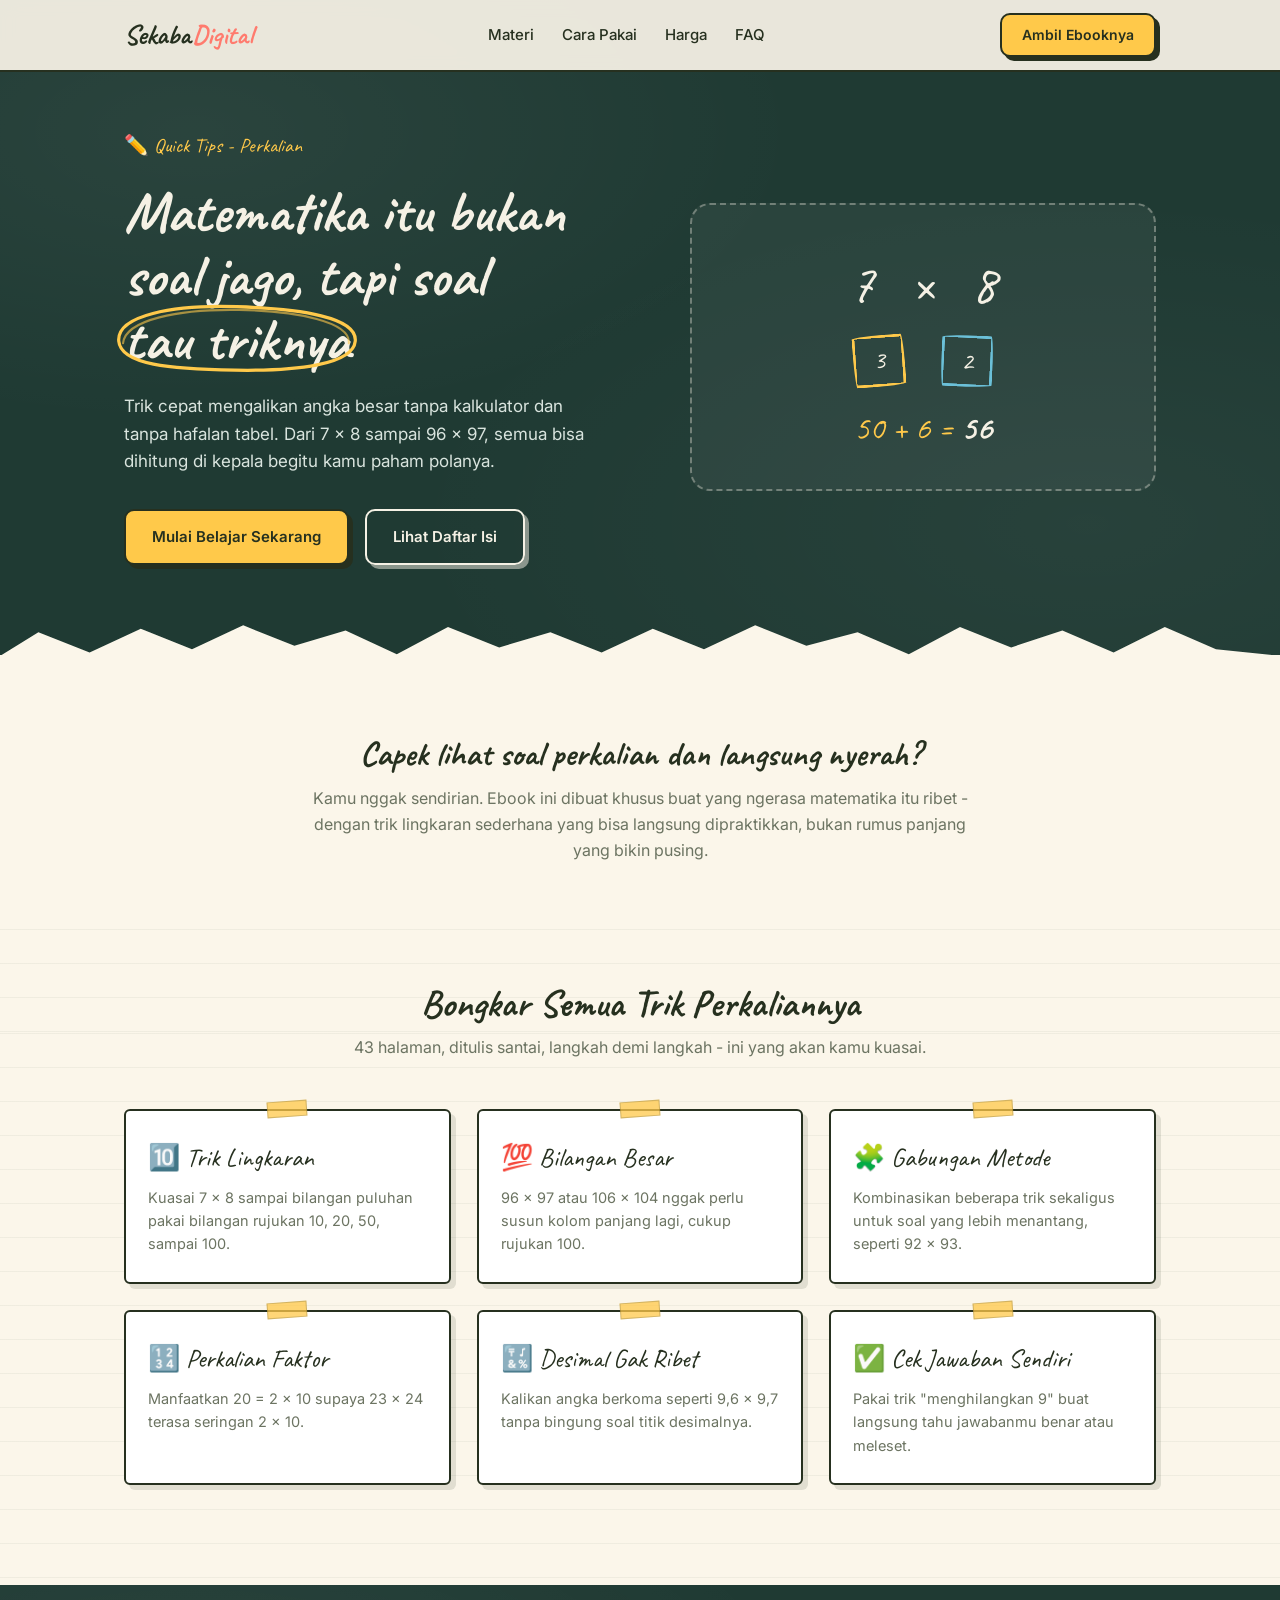
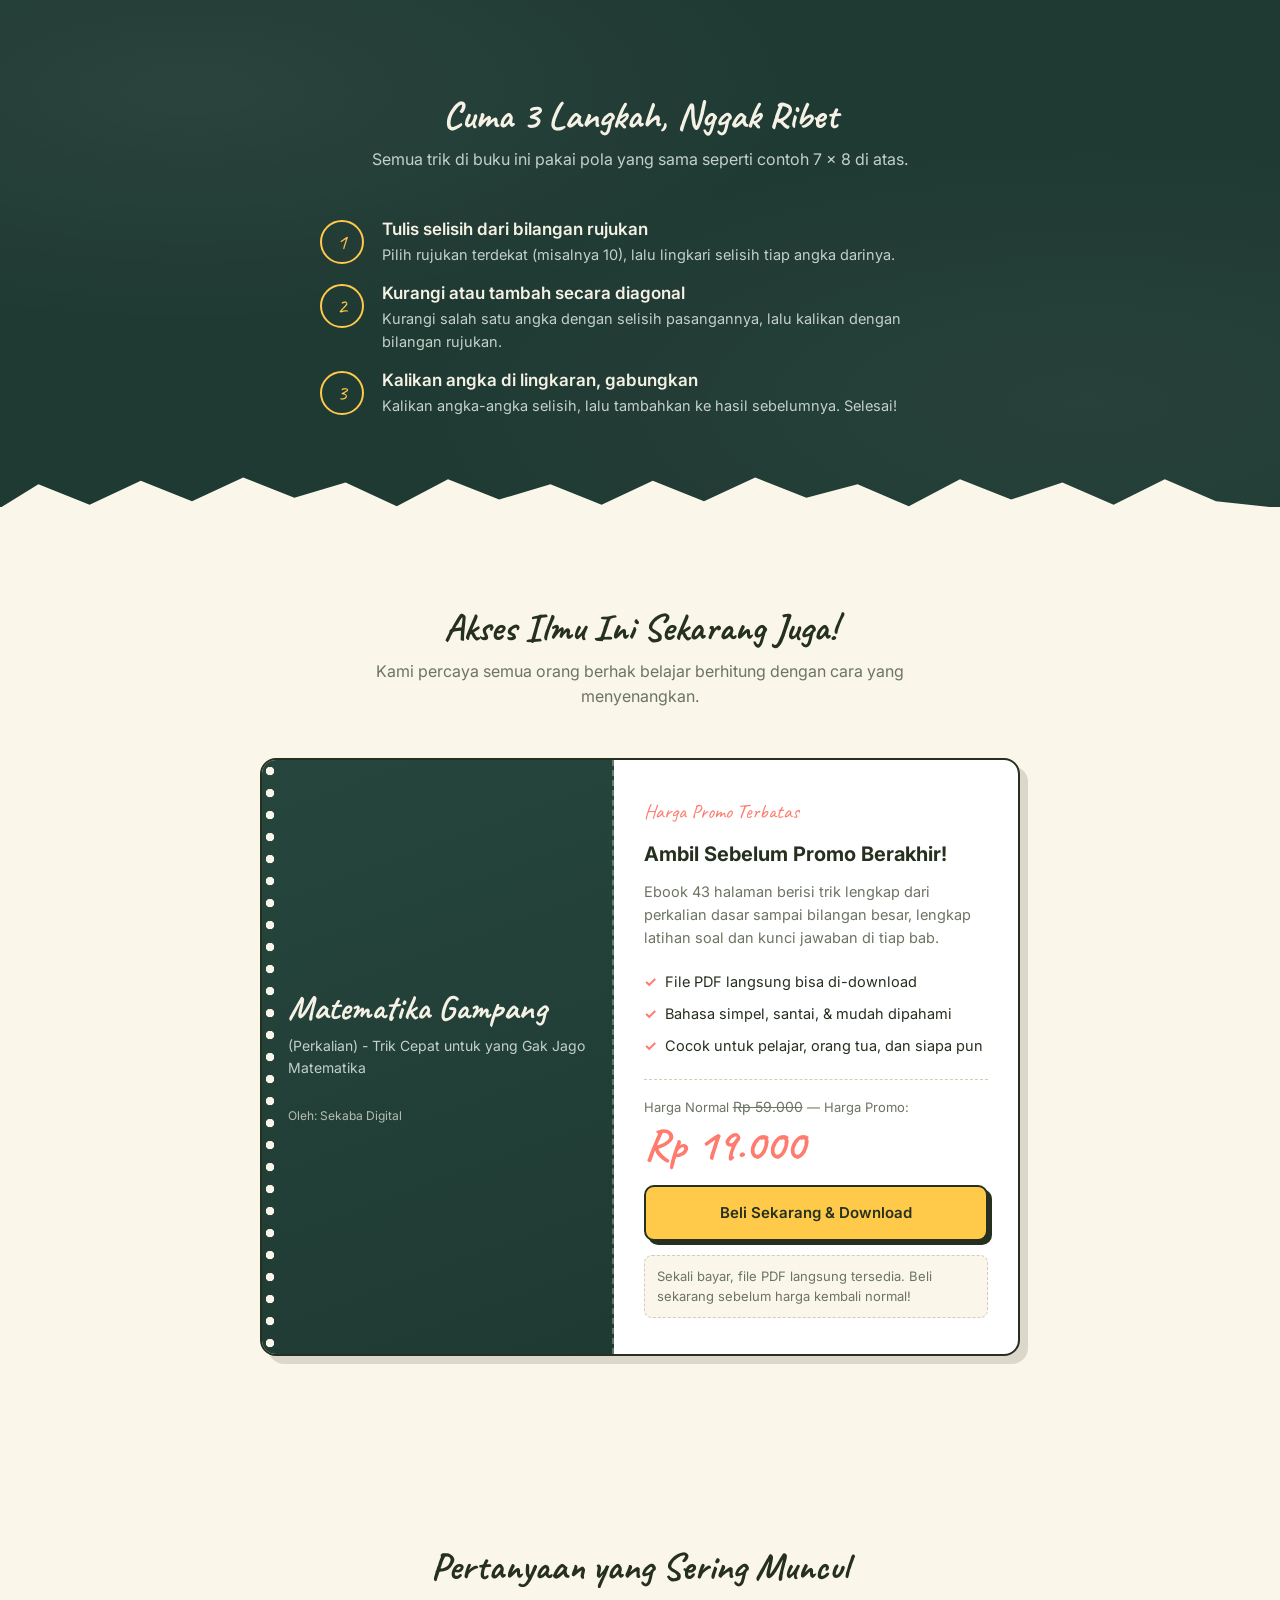
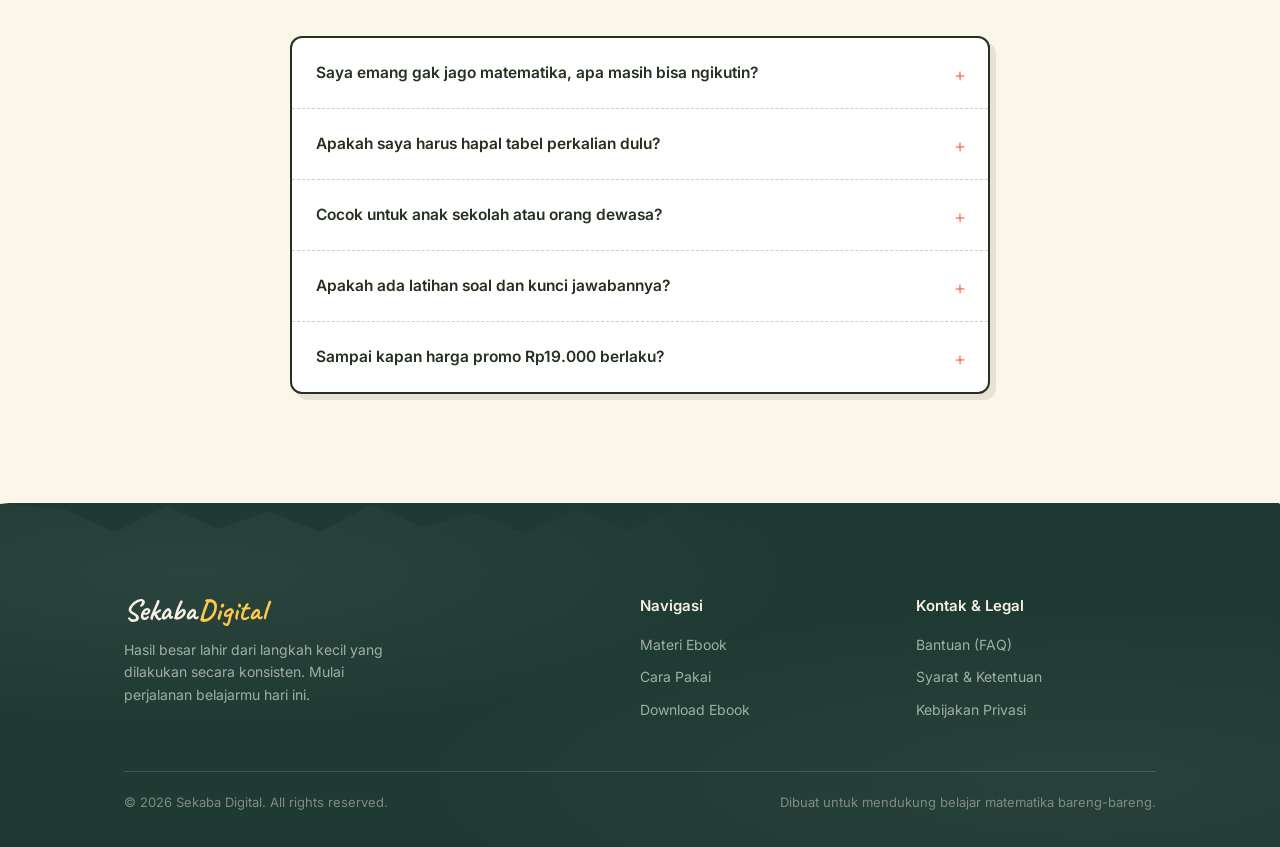
<file: perkaliangampang.html>
<!DOCTYPE html>
<html lang="id">

<head>
    <meta charset="UTF-8">
    <meta name="viewport" content="width=device-width, initial-scale=1.0">
    <title>Matematika Gampang - Trik Perkalian dari Papan Tulis</title>
    <link rel="icon" href="https://raw.githubusercontent.com/sekabadigital/sekabadigital/main/favicon.png"
        type="image/png">
    <link rel="preconnect" href="https://fonts.googleapis.com">
    <link rel="preconnect" href="https://fonts.gstatic.com" crossorigin>
    <link
        href="https://fonts.googleapis.com/css2?family=Caveat:wght@500;600;700&family=Inter:wght@400;500;600;700&display=swap"
        rel="stylesheet">
    <style>
        :root {
            --board: #1F3A33;
            --board-dark: #152922;
            --chalk: #F5F1E5;
            --paper: #FBF6EA;
            --paper-line: #D8CDB4;
            --ink: #26301F;
            --muted: #6C7462;
            --yellow: #FFC94A;
            --coral: #FF7B6E;
            --sky: #6BC0D8;
            --font-hand: 'Caveat', cursive;
            --font-body: 'Inter', sans-serif;
        }

        * {
            box-sizing: border-box;
            margin: 0;
            padding: 0;
        }

        html {
            scroll-behavior: smooth;
        }

        body {
            font-family: var(--font-body);
            background: var(--paper);
            color: var(--ink);
            line-height: 1.6;
            -webkit-font-smoothing: antialiased;
            overflow-x: hidden;
        }

        a {
            color: inherit;
            text-decoration: none;
        }

        ul {
            list-style: none;
        }

        button {
            font-family: inherit;
            cursor: pointer;
            border: none;
            background: none;
            color: inherit;
        }

        img {
            max-width: 100%;
            display: block;
        }

        .wrap {
            max-width: 1080px;
            margin: 0 auto;
            padding: 0 24px;
        }

        h1,
        h2,
        h3 {
            font-family: var(--font-hand);
            line-height: 1.1;
            font-weight: 700;
        }

        .eyebrow {
            font-family: var(--font-hand);
            font-size: 20px;
            color: var(--yellow);
        }

        /* ---------- Buttons: sticker style ---------- */
        .btn {
            display: inline-flex;
            align-items: center;
            justify-content: center;
            gap: 8px;
            font-family: var(--font-body);
            font-weight: 600;
            font-size: 15px;
            padding: 14px 26px;
            border-radius: 10px;
            border: 2.5px solid var(--ink);
            box-shadow: 4px 4px 0 var(--ink);
            transition: transform .15s ease, box-shadow .15s ease;
            background: var(--yellow);
            color: var(--ink);
            white-space: nowrap;
        }

        .btn:hover {
            transform: translate(2px, 2px);
            box-shadow: 2px 2px 0 var(--ink);
        }

        .btn-ghost {
            background: transparent;
            color: var(--chalk);
            border-color: var(--chalk);
            box-shadow: 4px 4px 0 rgba(245, 241, 229, .5);
        }

        .btn-ghost:hover {
            box-shadow: 2px 2px 0 rgba(245, 241, 229, .5);
        }

        .btn-block {
            width: 100%;
        }

        /* ---------- Header ---------- */
        .header {
            position: fixed;
            top: 0;
            left: 0;
            right: 0;
            z-index: 100;
            background: rgba(251, 246, 234, .92);
            backdrop-filter: blur(8px);
            border-bottom: 2px solid var(--ink);
        }

        .nav {
            display: flex;
            align-items: center;
            justify-content: space-between;
            height: 70px;
        }

        .logo {
            font-family: var(--font-hand);
            font-weight: 700;
            font-size: 28px;
        }

        .logo span {
            color: var(--coral);
        }

        .nav-links {
            display: flex;
            gap: 28px;
            font-size: 15px;
            font-weight: 500;
        }

        .nav-links a:hover {
            color: var(--coral);
        }

        .nav-cta .btn {
            padding: 9px 20px;
            font-size: 14px;
        }

        .nav-links .mobile-cta {
            display: none;
        }

        .burger {
            display: none;
            flex-direction: column;
            justify-content: center;
            align-items: center;
            gap: 5px;
            width: 40px;
            height: 40px;
            border-radius: 8px;
            background: rgba(31, 36, 33, 0.05);
            border: 2px solid var(--ink);
            cursor: pointer;
            transition: all 0.3s ease;
            padding: 0;
        }

        .burger:hover {
            background: rgba(224, 90, 71, 0.1);
            border-color: var(--coral);
        }

        .burger span {
            display: block;
            width: 20px;
            height: 2px;
            background: var(--ink);
            border-radius: 2px;
            transition: transform 0.3s cubic-bezier(0.4, 0, 0.2, 1), opacity 0.2s ease, background 0.3s ease;
            transform-origin: center;
        }

        .burger.active span:nth-child(1) {
            transform: translateY(7px) rotate(45deg);
            background: var(--coral);
        }

        .burger.active span:nth-child(2) {
            opacity: 0;
            transform: scaleX(0);
        }

        .burger.active span:nth-child(3) {
            transform: translateY(-7px) rotate(-45deg);
            background: var(--coral);
        }

        /* ---------- Chalkboard sections ---------- */
        .chalkboard {
            background:
                radial-gradient(ellipse at 15% 20%, rgba(255, 255, 255, .05), transparent 40%),
                radial-gradient(ellipse at 85% 80%, rgba(255, 255, 255, .04), transparent 45%),
                var(--board);
            color: var(--chalk);
            position: relative;
        }

        .torn-edge {
            position: absolute;
            left: 0;
            right: 0;
            bottom: -1px;
            height: 34px;
            background: var(--paper);
            clip-path: polygon(0% 100%, 3% 30%, 7% 90%, 11% 20%, 15% 80%, 19% 10%, 23% 70%, 27% 25%, 31% 95%, 35% 15%, 39% 75%, 43% 30%, 47% 90%, 51% 20%, 55% 80%, 59% 10%, 63% 70%, 67% 30%, 71% 95%, 75% 15%, 79% 75%, 83% 25%, 87% 90%, 91% 15%, 95% 80%, 100% 100%, 100% 100%, 0% 100%);
        }

        /* ---------- Hero ---------- */
        .hero {
            padding: 130px 0 90px;
        }

        .hero-grid {
            display: grid;
            grid-template-columns: 1.05fr .95fr;
            gap: 50px;
            align-items: center;
        }

        .hero h1 {
            font-size: clamp(38px, 5vw, 58px);
            margin: 18px 0 22px;
            position: relative;
        }

        .hero .word-circle {
            position: relative;
            display: inline-block;
        }

        .hero .word-circle svg {
            position: absolute;
            top: -14px;
            left: -16px;
            right: -16px;
            bottom: -10px;
            width: calc(100% + 32px);
            height: calc(100% + 24px);
        }

        .hero p.lead {
            font-size: 17px;
            color: #D9E4DE;
            max-width: 480px;
            margin-bottom: 34px;
        }

        .hero-buttons {
            display: flex;
            flex-wrap: wrap;
            gap: 16px;
        }

        /* ---------- Equation demo card ---------- */
        .equation-card {
            background: rgba(255, 255, 255, .05);
            border: 2px dashed rgba(245, 241, 229, .35);
            border-radius: 20px;
            padding: 34px 24px;
            text-align: center;
        }

        .eq-row {
            font-family: var(--font-hand);
            font-size: 56px;
            display: flex;
            justify-content: center;
            gap: 36px;
        }

        .eq-circles {
            display: flex;
            justify-content: center;
            gap: 36px;
            margin-top: 6px;
        }

        .chalk-circle {
            width: 52px;
            height: 52px;
            border: 3px solid var(--yellow);
            border-radius: 255px 15px 225px 15px/15px 225px 15px 255px;
            display: flex;
            align-items: center;
            justify-content: center;
            font-family: var(--font-hand);
            font-size: 26px;
            transform: rotate(-4deg);
        }

        .chalk-circle.sky {
            border-color: var(--sky);
            transform: rotate(3deg);
        }

        .eq-note {
            font-size: 14px;
            color: #B9C6BF;
            margin-top: 14px;
            font-family: var(--font-body);
        }

        .eq-result {
            font-family: var(--font-hand);
            font-size: 34px;
            margin-top: 14px;
            color: var(--yellow);
        }

        .eq-result strong {
            color: var(--chalk);
        }

        /* ---------- Pain / intro paper section ---------- */
        .pain {
            padding: 80px 0 40px;
        }

        .pain .wrap {
            max-width: 720px;
            text-align: center;
        }

        .pain h2 {
            font-size: clamp(26px, 3.5vw, 34px);
            margin-bottom: 14px;
        }

        .pain p {
            color: var(--muted);
            font-size: 16px;
        }

        /* ---------- Section heads (paper) ---------- */
        .section-head {
            max-width: 640px;
            margin: 0 auto 48px;
            text-align: center;
        }

        .section-head h2 {
            font-size: clamp(28px, 4vw, 38px);
            margin-bottom: 10px;
        }

        .section-head p {
            color: var(--muted);
            font-size: 16px;
        }

        /* ---------- Materi: sticky notes ---------- */
        .materi {
            padding: 80px 0 100px;
            position: relative;
        }

        .materi::before {
            content: "";
            position: absolute;
            inset: 0;
            pointer-events: none;
            background-image: repeating-linear-gradient(rgba(108, 116, 98, .08) 0 1px, transparent 1px 34px);
            background-position: 0 130px;
        }

        .sticky-grid {
            display: grid;
            grid-template-columns: repeat(3, 1fr);
            gap: 26px;
            position: relative;
        }

        .sticky {
            background: #fff;
            border: 2px solid var(--ink);
            border-radius: 6px;
            padding: 26px 22px;
            box-shadow: 5px 5px 0 rgba(38, 48, 31, .12);
            position: relative;
        }

        .sticky:nth-child(odd) {
            transform: rotate(-1.4deg);
        }

        .sticky:nth-child(even) {
            transform: rotate(1.2deg);
        }

        .sticky::before {
            content: "";
            position: absolute;
            top: -10px;
            left: 50%;
            transform: translateX(-50%) rotate(-4deg);
            width: 38px;
            height: 14px;
            background: rgba(255, 201, 74, .75);
            border: 1px solid rgba(38, 48, 31, .2);
        }

        .sticky .tag {
            font-family: var(--font-hand);
            font-size: 26px;
            margin-bottom: 8px;
        }

        .sticky p {
            color: var(--muted);
            font-size: 14.5px;
        }

        /* ---------- Cara kerja (chalkboard soft) ---------- */
        .cara {
            padding: 110px 0 90px;
        }

        .cara .section-head h2,
        .cara .section-head p {
            color: var(--chalk);
        }

        .cara .section-head p {
            color: #C3D0C9;
        }

        .steps-list {
            max-width: 640px;
            margin: 0 auto;
            display: flex;
            flex-direction: column;
            gap: 18px;
        }

        .step-row {
            display: flex;
            gap: 18px;
            align-items: flex-start;
        }

        .step-badge {
            flex-shrink: 0;
            width: 44px;
            height: 44px;
            border-radius: 50%;
            border: 2.5px solid var(--yellow);
            color: var(--yellow);
            display: flex;
            align-items: center;
            justify-content: center;
            font-family: var(--font-hand);
            font-size: 22px;
        }

        .step-row h3 {
            font-family: var(--font-body);
            font-weight: 600;
            font-size: 17px;
            color: var(--chalk);
            margin-bottom: 4px;
        }

        .step-row p {
            font-size: 14.5px;
            color: #C3D0C9;
        }

        /* ---------- Pricing: workbook cover ---------- */
        .harga {
            padding: 100px 0;
        }

        .workbook {
            max-width: 760px;
            margin: 0 auto;
            display: grid;
            grid-template-columns: 1fr 1.15fr;
            background: #fff;
            border: 2.5px solid var(--ink);
            border-radius: 16px;
            box-shadow: 8px 8px 0 rgba(38, 48, 31, .15);
            overflow: hidden;
        }

        .cover {
            background: linear-gradient(160deg, #26463D, var(--board));
            color: var(--chalk);
            padding: 40px 26px;
            position: relative;
            display: flex;
            flex-direction: column;
            justify-content: center;
            gap: 8px;
            border-right: 2.5px dashed rgba(245, 241, 229, .3);
        }

        .cover .spiral {
            position: absolute;
            left: -1px;
            top: 0;
            bottom: 0;
            width: 18px;
            background-image: radial-gradient(circle, var(--paper) 4px, transparent 4.5px);
            background-size: 18px 22px;
            background-repeat: repeat-y;
            background-position: center;
        }

        .cover h3 {
            font-size: 34px;
        }

        .cover p {
            font-size: 14px;
            color: #C3D0C9;
        }

        .cover .by {
            font-size: 12px;
            opacity: .7;
            margin-top: 18px;
        }

        .details {
            padding: 36px 30px;
        }

        .details .badge {
            display: inline-block;
            font-family: var(--font-hand);
            font-size: 20px;
            color: var(--coral);
            margin-bottom: 10px;
        }

        .details h4 {
            font-family: var(--font-body);
            font-weight: 700;
            font-size: 20px;
            margin-bottom: 10px;
        }

        .details>p {
            color: var(--muted);
            font-size: 14.5px;
            margin-bottom: 20px;
        }

        .checklist {
            display: flex;
            flex-direction: column;
            gap: 9px;
            margin-bottom: 22px;
        }

        .check-item {
            display: flex;
            gap: 8px;
            font-size: 14.5px;
        }

        .check-item span {
            color: var(--coral);
            font-weight: 700;
        }

        .price-row {
            display: flex;
            flex-wrap: wrap;
            align-items: baseline;
            gap: 4px 10px;
            margin-bottom: 18px;
            padding-top: 16px;
            border-top: 1px dashed var(--paper-line);
        }

        .price-row .label {
            width: 100%;
            font-size: 13px;
            color: var(--muted);
        }

        .price-row .strike {
            color: var(--muted);
            text-decoration: line-through;
            font-size: 14px;
        }

        .price-row .amount {
            font-family: var(--font-hand);
            font-size: 44px;
            font-weight: 700;
            line-height: 1;
            color: var(--coral);
        }

        .trust-note {
            margin-top: 14px;
            font-size: 13px;
            color: var(--muted);
            background: var(--paper);
            border: 1px dashed var(--paper-line);
            border-radius: 8px;
            padding: 10px 12px;
        }

        /* ---------- FAQ: notepad ---------- */
        .faq {
            padding: 90px 0 110px;
        }

        .notepad {
            max-width: 700px;
            margin: 0 auto;
            background: #fff;
            border: 2px solid var(--ink);
            border-radius: 12px;
            box-shadow: 6px 6px 0 rgba(38, 48, 31, .1);
            overflow: hidden;
        }

        .faq-item {
            border-bottom: 1px dashed var(--paper-line);
        }

        .faq-item:last-child {
            border-bottom: none;
        }

        .faq-q {
            width: 100%;
            display: flex;
            justify-content: space-between;
            align-items: center;
            padding: 20px 24px;
            font-weight: 600;
            font-size: 15.5px;
            text-align: left;
        }

        .faq-icon {
            font-family: var(--font-hand);
            font-size: 24px;
            color: var(--coral);
            transition: transform .3s ease;
        }

        .faq-item.active .faq-icon {
            transform: rotate(45deg);
        }

        .faq-a {
            max-height: 0;
            overflow: hidden;
            padding: 0 24px;
            color: var(--muted);
            font-size: 14.5px;
            transition: all .3s ease;
        }

        .faq-item.active .faq-a {
            max-height: 260px;
            padding: 0 24px 20px;
        }

        /* ---------- Footer ---------- */
        .footer {
            padding: 70px 0 34px;
            position: relative;
        }

        .footer .torn-edge {
            top: -1px;
            bottom: auto;
            background: var(--board);
            transform: rotate(180deg);
        }

        .footer-grid {
            display: grid;
            grid-template-columns: 2fr 1fr 1fr;
            gap: 36px;
            margin-bottom: 50px;
            padding-top: 20px;
        }

        .f-brand h2 {
            font-size: 30px;
            margin-bottom: 12px;
        }

        .f-brand span {
            color: var(--yellow);
        }

        .f-brand p {
            color: #9FAEA6;
            max-width: 280px;
            font-size: 14px;
        }

        .f-links h4 {
            font-family: var(--font-body);
            font-weight: 600;
            margin-bottom: 16px;
            font-size: 15px;
        }

        .f-links ul {
            display: flex;
            flex-direction: column;
            gap: 10px;
            font-size: 14px;
        }

        .f-links a {
            color: #9FAEA6;
        }

        .f-links a:hover {
            color: var(--yellow);
        }

        .f-bottom {
            border-top: 1px solid rgba(245, 241, 229, .15);
            padding-top: 20px;
            display: flex;
            justify-content: space-between;
            color: #7E8C84;
            font-size: 13px;
        }

        /* ---------- Fade in ---------- */
        .fade-up {
            opacity: 0;
            transform: translateY(24px);
            transition: all .7s cubic-bezier(.16, 1, .3, 1);
        }

        .fade-up.visible {
            opacity: 1;
            transform: translateY(0);
        }

        /* ---------- Responsive ---------- */
        @media (max-width:960px) {
            .hero-grid {
                grid-template-columns: 1fr;
                text-align: center;
            }

            .hero p.lead {
                margin: 0 auto 34px;
            }

            .hero-buttons {
                justify-content: center;
            }

            .sticky-grid {
                grid-template-columns: 1fr 1fr;
            }

            .workbook {
                grid-template-columns: 1fr;
            }

            .cover {
                border-right: none;
                border-bottom: 2.5px dashed rgba(245, 241, 229, .3);
            }
        }

        @media (max-width: 768px) {

            .nav-cta .btn {
                display: none;
            }

            .burger {
                display: flex;
            }

            /* Mobile Dropdown Menu */
            .nav-links {
                position: absolute;
                top: 100%;
                left: 0;
                width: 100%;
                background: #FDFBF7;
                border-bottom: 2px solid var(--ink);
                box-shadow: 0 15px 30px rgba(0, 0, 0, 0.1);
                flex-direction: column;
                gap: 8px;
                padding: 0 24px;
                max-height: 0;
                opacity: 0;
                overflow: hidden;
                visibility: hidden;
                pointer-events: none;
                transition: max-height 0.35s cubic-bezier(0.4, 0, 0.2, 1),
                            opacity 0.25s ease,
                            padding 0.35s ease,
                            visibility 0.35s ease;
            }

            .nav-links.active {
                max-height: 380px;
                opacity: 1;
                visibility: visible;
                pointer-events: auto;
                padding: 16px 24px 20px;
            }

            .nav-links a {
                display: flex;
                align-items: center;
                justify-content: space-between;
                padding: 12px 16px;
                border-radius: 10px;
                font-size: 15px;
                font-weight: 600;
                color: var(--ink);
                background: rgba(31, 36, 33, 0.03);
                border: 1.5px solid var(--border);
                transition: all 0.25s ease;
            }

            .nav-links a::after {
                content: '→';
                font-size: 16px;
                color: var(--muted);
                transition: transform 0.25s ease, color 0.25s ease;
            }

            .nav-links a:hover,
            .nav-links a:active {
                background: rgba(224, 90, 71, 0.1);
                border-color: var(--coral);
                color: var(--coral);
                padding-left: 20px;
            }

            .nav-links a:hover::after,
            .nav-links a:active::after {
                color: var(--coral);
                transform: translateX(4px);
            }

            .nav-links .mobile-cta {
                display: flex;
                align-items: center;
                justify-content: center;
                margin-top: 4px;
                padding: 12px 20px;
                background: var(--coral);
                color: #fff;
                border-radius: 100px;
                font-weight: 700;
                border: none;
            }

            .nav-links .mobile-cta::after {
                display: none;
            }

            .nav-links .mobile-cta:hover {
                background: #c84634;
                color: #fff;
                padding-left: 20px;
            }

            .sticky-grid {
                grid-template-columns: 1fr;
            }

            .footer-grid {
                grid-template-columns: 1fr;
                gap: 28px;
            }

            .f-bottom {
                flex-direction: column;
                gap: 12px;
                text-align: center;
            }

            .eq-row {
                font-size: 42px;
                gap: 24px;
            }
        }
    </style>
</head>

<body>

    <header class="header">
        <div class="wrap nav">
            <a href="https://www.sekabadigital.web.id/" class="logo">Sekaba<span>Digital</span></a>
            <div class="nav-links">
                <a href="#fitur">Materi</a>
                <a href="#cara-kerja">Cara Pakai</a>
                <a href="#harga">Harga</a>
                <a href="#faq">FAQ</a>
                <a href="#harga" class="mobile-cta">Ambil Ebooknya (Rp 19.000)</a>
            </div>
            <div class="nav-cta">
                <a href="#harga" class="btn">Ambil Ebooknya</a>
                <button class="burger" aria-label="Buka Menu" aria-expanded="false" type="button"><span></span><span></span><span></span></button>
            </div>
        </div>
    </header>

    <section class="hero chalkboard">
        <div class="wrap hero-grid">
            <div class="fade-up">
                <span class="eyebrow">✏️ Quick Tips - Perkalian</span>
                <h1>Matematika itu bukan soal jago, tapi soal
                    <span class="word-circle">tau triknya
                        <svg viewBox="0 0 240 70" fill="none" xmlns="http://www.w3.org/2000/svg">
                            <path
                                d="M10,38 C8,14 60,4 120,6 C180,8 232,16 230,38 C228,60 175,66 118,65 C58,64 12,60 10,38 Z"
                                stroke="#FFC94A" stroke-width="3" stroke-linecap="round" />
                            <path d="M14,40 C16,18 66,8 122,9 C176,10 226,20 224,40" stroke="#FFC94A" stroke-width="2"
                                stroke-linecap="round" opacity="0.6" />
                        </svg>
                    </span>
                </h1>
                <p class="lead">Trik cepat mengalikan angka besar tanpa kalkulator dan tanpa hafalan tabel. Dari 7 × 8
                    sampai 96 × 97, semua bisa dihitung di kepala begitu kamu paham polanya.</p>
                <div class="hero-buttons">
                    <a href="#harga" class="btn">Mulai Belajar Sekarang</a>
                    <a href="#fitur" class="btn btn-ghost">Lihat Daftar Isi</a>
                </div>
            </div>
            <div class="equation-card fade-up" style="transition-delay:.15s;">
                <div class="eq-row"><span>7</span><span>×</span><span>8</span></div>
                <div class="eq-circles">
                    <span class="chalk-circle">3</span>
                    <span class="chalk-circle sky">2</span>
                </div>
                <div class="eq-result">50 + 6 = <strong>56</strong></div>
            </div>
        </div>
        <div class="torn-edge"></div>
    </section>

    <section class="pain">
        <div class="wrap fade-up">
            <h2>Capek lihat soal perkalian dan langsung nyerah?</h2>
            <p>Kamu nggak sendirian. Ebook ini dibuat khusus buat yang ngerasa matematika itu ribet - dengan trik
                lingkaran sederhana yang bisa langsung dipraktikkan, bukan rumus panjang yang bikin pusing.</p>
        </div>
    </section>

    <section class="materi" id="fitur">
        <div class="wrap">
            <div class="section-head fade-up">
                <h2>Bongkar Semua Trik Perkaliannya</h2>
                <p>43 halaman, ditulis santai, langkah demi langkah - ini yang akan kamu kuasai.</p>
            </div>
            <div class="sticky-grid">
                <div class="sticky fade-up">
                    <div class="tag">🔟 Trik Lingkaran</div>
                    <p>Kuasai 7 x 8 sampai bilangan puluhan pakai bilangan rujukan 10, 20, 50, sampai 100.</p>
                </div>
                <div class="sticky fade-up" style="transition-delay:.05s;">
                    <div class="tag">💯 Bilangan Besar</div>
                    <p>96 x 97 atau 106 x 104 nggak perlu susun kolom panjang lagi, cukup rujukan 100.</p>
                </div>
                <div class="sticky fade-up" style="transition-delay:.1s;">
                    <div class="tag">🧩 Gabungan Metode</div>
                    <p>Kombinasikan beberapa trik sekaligus untuk soal yang lebih menantang, seperti 92 x 93.</p>
                </div>
                <div class="sticky fade-up">
                    <div class="tag">🔢 Perkalian Faktor</div>
                    <p>Manfaatkan 20 = 2 x 10 supaya 23 x 24 terasa seringan 2 x 10.</p>
                </div>
                <div class="sticky fade-up" style="transition-delay:.05s;">
                    <div class="tag">🔣 Desimal Gak Ribet</div>
                    <p>Kalikan angka berkoma seperti 9,6 x 9,7 tanpa bingung soal titik desimalnya.</p>
                </div>
                <div class="sticky fade-up" style="transition-delay:.1s;">
                    <div class="tag">✅ Cek Jawaban Sendiri</div>
                    <p>Pakai trik "menghilangkan 9" buat langsung tahu jawabanmu benar atau meleset.</p>
                </div>
            </div>
        </div>
    </section>

    <section class="cara chalkboard" id="cara-kerja">
        <div class="wrap">
            <div class="section-head fade-up">
                <h2>Cuma 3 Langkah, Nggak Ribet</h2>
                <p>Semua trik di buku ini pakai pola yang sama seperti contoh 7 x 8 di atas.</p>
            </div>
            <div class="steps-list">
                <div class="step-row fade-up">
                    <div class="step-badge">1</div>
                    <div>
                        <h3>Tulis selisih dari bilangan rujukan</h3>
                        <p>Pilih rujukan terdekat (misalnya 10), lalu lingkari selisih tiap angka darinya.</p>
                    </div>
                </div>
                <div class="step-row fade-up" style="transition-delay:.05s;">
                    <div class="step-badge">2</div>
                    <div>
                        <h3>Kurangi atau tambah secara diagonal</h3>
                        <p>Kurangi salah satu angka dengan selisih pasangannya, lalu kalikan dengan bilangan rujukan.
                        </p>
                    </div>
                </div>
                <div class="step-row fade-up" style="transition-delay:.1s;">
                    <div class="step-badge">3</div>
                    <div>
                        <h3>Kalikan angka di lingkaran, gabungkan</h3>
                        <p>Kalikan angka-angka selisih, lalu tambahkan ke hasil sebelumnya. Selesai!</p>
                    </div>
                </div>
            </div>
        </div>
        <div class="torn-edge"></div>
    </section>

    <section class="harga" id="harga">
        <div class="wrap">
            <div class="section-head fade-up">
                <h2>Akses Ilmu Ini Sekarang Juga!</h2>
                <p>Kami percaya semua orang berhak belajar berhitung dengan cara yang menyenangkan.</p>
            </div>
            <div class="workbook fade-up">
                <div class="cover">
                    <div class="spiral"></div>
                    <h3>Matematika Gampang</h3>
                    <p>(Perkalian) - Trik Cepat untuk yang Gak Jago Matematika</p>
                    <div class="by">Oleh: Sekaba Digital</div>
                </div>
                <div class="details">
                    <span class="badge">Harga Promo Terbatas</span>
                    <h4>Ambil Sebelum Promo Berakhir!</h4>
                    <p>Ebook 43 halaman berisi trik lengkap dari perkalian dasar sampai bilangan besar, lengkap latihan
                        soal dan kunci jawaban di tiap bab.</p>
                    <div class="checklist">
                        <div class="check-item"><span>✓</span> File PDF langsung bisa di-download</div>
                        <div class="check-item"><span>✓</span> Bahasa simpel, santai, & mudah dipahami</div>
                        <div class="check-item"><span>✓</span> Cocok untuk pelajar, orang tua, dan siapa pun</div>
                    </div>
                    <div class="price-row">
                        <span class="label">Harga Normal <span class="strike">Rp 59.000</span> — Harga Promo:</span>
                        <span class="amount">Rp 19.000</span>
                    </div>
                    <a href="http://lynk.id/sekabadigital/74ov4l0zk2eg/checkout" class="btn btn-block"
                        target="_blank">Beli Sekarang & Download</a>
                    <div class="trust-note">Sekali bayar, file PDF langsung tersedia. Beli sekarang sebelum harga
                        kembali normal!</div>
                </div>
            </div>
        </div>
    </section>

    <section class="faq" id="faq">
        <div class="wrap">
            <div class="section-head fade-up">
                <h2>Pertanyaan yang Sering Muncul</h2>
            </div>
            <div class="notepad fade-up">
                <div class="faq-item">
                    <button class="faq-q">Saya emang gak jago matematika, apa masih bisa ngikutin? <span
                            class="faq-icon">+</span></button>
                    <div class="faq-a">Justru buku ini dirancang khusus buat kamu yang merasa matematika itu sulit.
                        Semua trik dijelaskan langkah demi langkah dengan bahasa santai.</div>
                </div>
                <div class="faq-item">
                    <button class="faq-q">Apakah saya harus hapal tabel perkalian dulu? <span
                            class="faq-icon">+</span></button>
                    <div class="faq-a">Nggak perlu. Trik di buku ini justru menggantikan hafalan tabel. Kalau kamu sudah
                        hapal, trik ini tetap jadi bonus supaya makin cepat.</div>
                </div>
                <div class="faq-item">
                    <button class="faq-q">Cocok untuk anak sekolah atau orang dewasa? <span
                            class="faq-icon">+</span></button>
                    <div class="faq-a">Keduanya cocok. Cocok untuk pelajar yang mau lebih cepat mengerjakan soal, sampai
                        orang dewasa yang mau lancar berhitung sehari-hari.</div>
                </div>
                <div class="faq-item">
                    <button class="faq-q">Apakah ada latihan soal dan kunci jawabannya? <span
                            class="faq-icon">+</span></button>
                    <div class="faq-a">Ada. Setiap bab dilengkapi soal latihan dan kunci jawaban, plus trik untuk
                        mengecek sendiri hasil perkalianmu.</div>
                </div>
                <div class="faq-item">
                    <button class="faq-q">Sampai kapan harga promo Rp19.000 berlaku? <span
                            class="faq-icon">+</span></button>
                    <div class="faq-a">Harga promo Rp19.000 berlaku untuk waktu terbatas. Setelah promo berakhir, harga
                        ebook kembali ke harga normal Rp59.000. Jadi kalau memang berniat belajar, lebih hemat ambil
                        sekarang.</div>
                </div>
            </div>
        </div>
    </section>

    <footer class="footer chalkboard">
        <div class="torn-edge"></div>
        <div class="wrap">
            <div class="footer-grid">
                <div class="f-brand">
                    <h2><a href="https://www.sekabadigital.web.id/">Sekaba<span>Digital</span></a></h2>
                    <p>Hasil besar lahir dari langkah kecil yang dilakukan secara konsisten. Mulai perjalanan belajarmu
                        hari ini.</p>
                </div>
                <div class="f-links">
                    <h4>Navigasi</h4>
                    <ul>
                        <li><a href="#fitur">Materi Ebook</a></li>
                        <li><a href="#cara-kerja">Cara Pakai</a></li>
                        <li><a href="#harga">Download Ebook</a></li>
                    </ul>
                </div>
                <div class="f-links">
                    <h4>Kontak & Legal</h4>
                    <ul>
                        <li><a href="#">Bantuan (FAQ)</a></li>
                        <li><a href="#">Syarat & Ketentuan</a></li>
                        <li><a href="#">Kebijakan Privasi</a></li>
                    </ul>
                </div>
            </div>
            <div class="f-bottom">
                <div>© 2026 Sekaba Digital. All rights reserved.</div>
                <div>Dibuat untuk mendukung belajar matematika bareng-bareng.</div>
            </div>
        </div>
    </footer>

    <script>
        // Mobile Navigation Dropdown
        const burger = document.querySelector('.burger');
        const navLinks = document.querySelector('.nav-links');

        if (burger && navLinks) {
            burger.addEventListener('click', (e) => {
                e.stopPropagation();
                const isOpen = navLinks.classList.toggle('active');
                burger.classList.toggle('active', isOpen);
                burger.setAttribute('aria-expanded', isOpen);
            });

            navLinks.querySelectorAll('a').forEach(link => {
                link.addEventListener('click', () => {
                    navLinks.classList.remove('active');
                    burger.classList.remove('active');
                    burger.setAttribute('aria-expanded', 'false');
                });
            });

            document.addEventListener('click', (e) => {
                if (!burger.contains(e.target) && !navLinks.contains(e.target)) {
                    navLinks.classList.remove('active');
                    burger.classList.remove('active');
                    burger.setAttribute('aria-expanded', 'false');
                }
            });
        }

        const faqItems = document.querySelectorAll('.faq-item');
        faqItems.forEach(item => {
            const btn = item.querySelector('.faq-q');
            btn.addEventListener('click', () => {
                const isActive = item.classList.contains('active');
                faqItems.forEach(el => el.classList.remove('active'));
                if (!isActive) item.classList.add('active');
            });
        });

        const fadeElements = document.querySelectorAll('.fade-up');
        const observer = new IntersectionObserver((entries) => {
            entries.forEach(entry => {
                if (entry.isIntersecting) {
                    entry.target.classList.add('visible');
                    observer.unobserve(entry.target);
                }
            });
        }, { threshold: 0.1 });
        fadeElements.forEach(el => observer.observe(el));
    </script>

</body>

</html>
</file>
